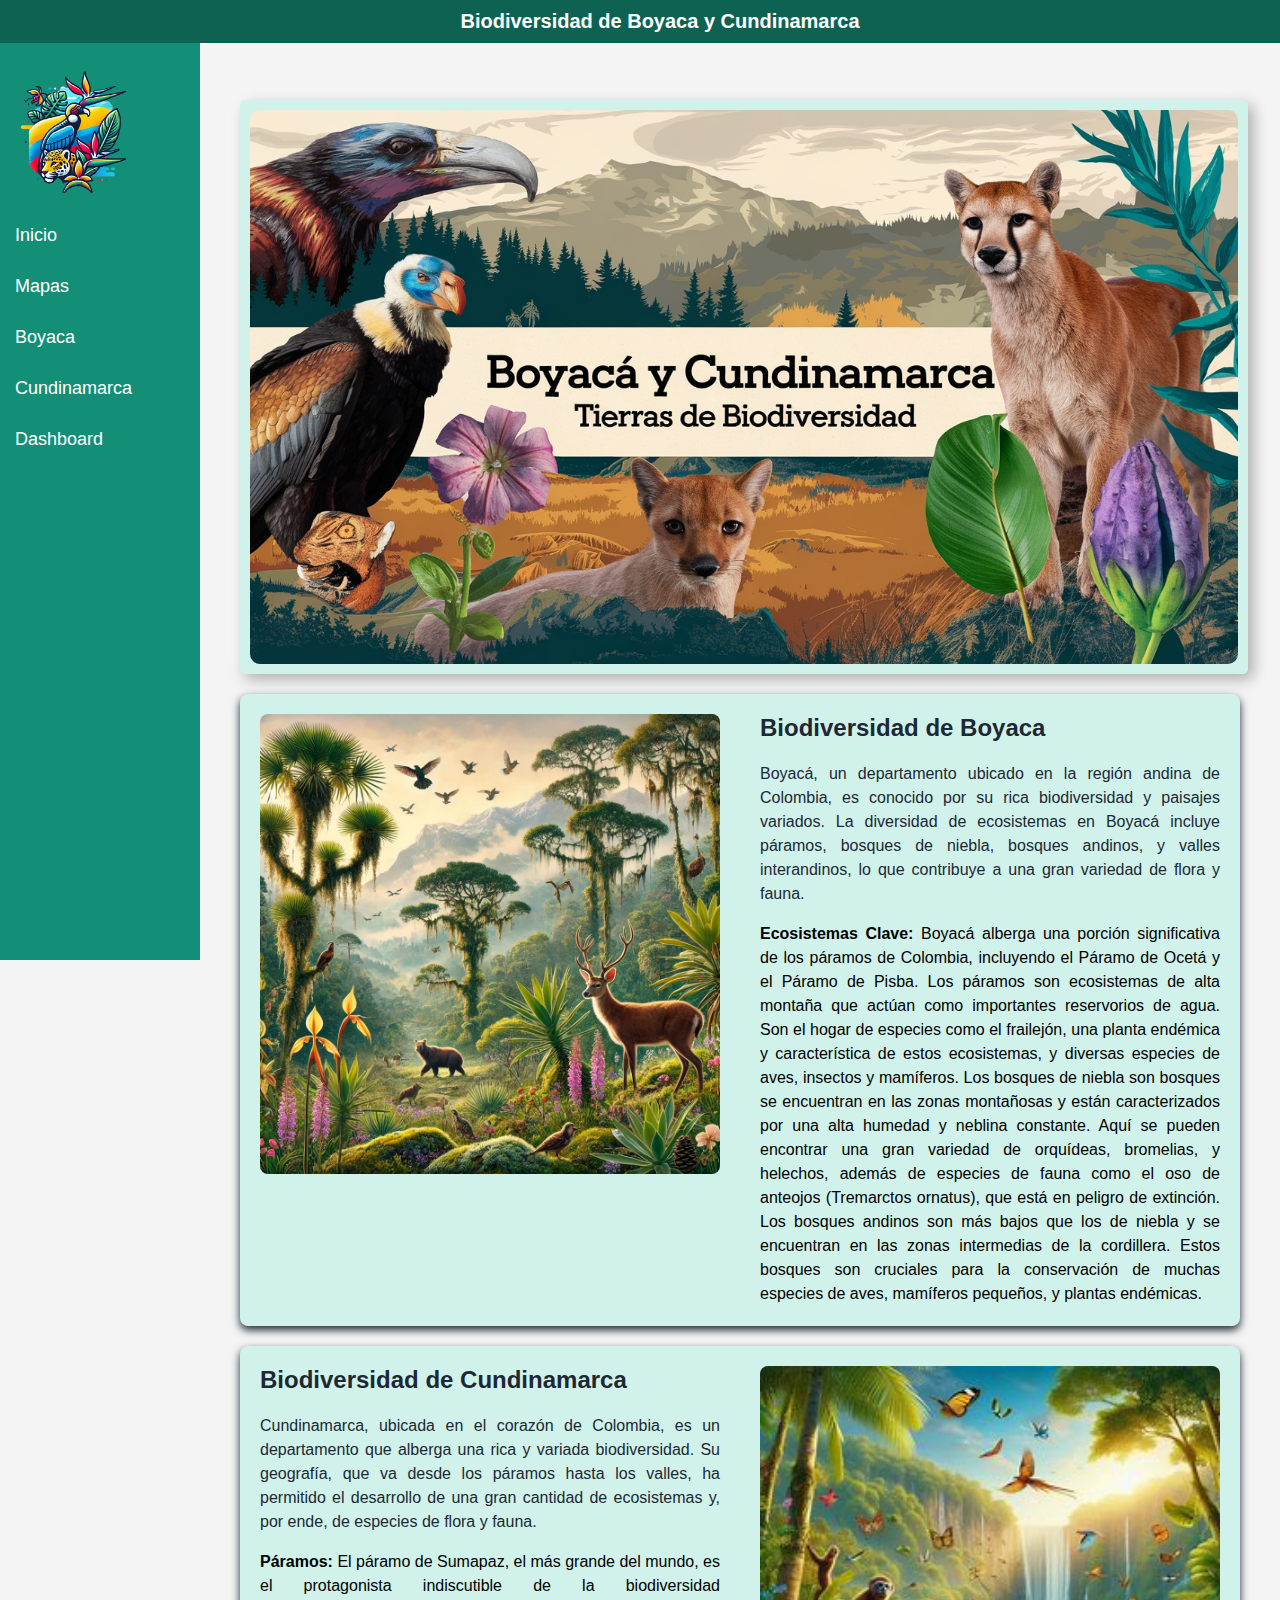
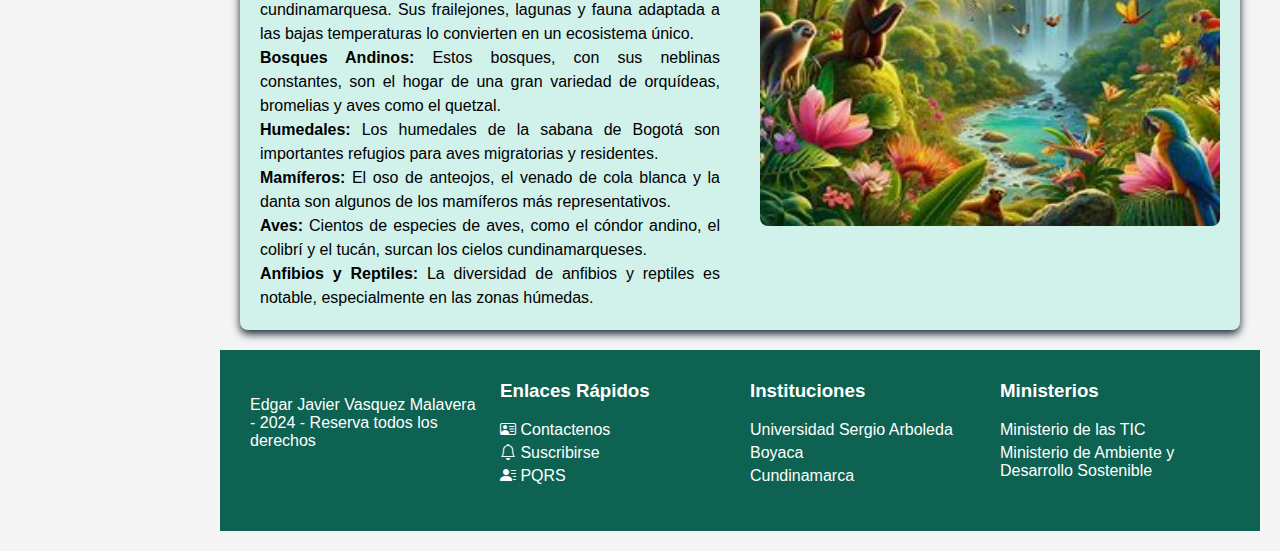
<file: index.html>
<!DOCTYPE html>
<html lang="en">
<head>
    <meta charset="UTF-8">
    <meta name="viewport" content="width=device-width, initial-scale=1.0">
    <link rel="stylesheet" href="https://cdn.jsdelivr.net/npm/bootstrap-icons@1.11.3/font/bootstrap-icons.min.css">
    <link rel="stylesheet" href="css/styles.css">
    <link rel="stylesheet" href="css/filaycolumna.css">
    <link rel="stylesheet" href="css/imageindex.css">
    <link rel="stylesheet" href="css/footer.css">
    <title>Biodiversidad</title>
</head>
<body>
    <!--Barra superior-->
    <header class="top-bar">
        <div class="centar-texto">
            <!--<img src="imagenes/logo.png" alt="Biodiversidad">-->
            <span>Biodiversidad de Boyaca y Cundinamarca</span>
        </div>
    </header>

    <!--Menu vertical-->
    <nav class="vertical-menu">
        <div class="logo">
            <img src="imagenes/logo.png" alt="Biodiversidad">
        </div>
        <ul>
            <li><a href="index.html">Inicio</a></li>
            <li><a href="mapas.html">Mapas</a></li>
            <li><a href="boyaca.html">Boyaca</a></li>
            <li><a href="cundinamarca.html">Cundinamarca</a></li>
            <li><a href="dashboard.html">Dashboard</a></li>
        </ul>
    </nav>

    <main>
        <!--aqui va el banner en imagen dinamica-->
        <div class="image-container">
            <img src="imagenes/imagenes/biocundiboyacense.jpg" alt="Biodiversidad de Boyaca y Cundinamarca">
        </div>
        <div class="row">
            <div class="column">
                <img src="imagenes/Boyaca/biodiversidad.jpg" alt="Biodiversidad de Boyaca">
            </div>
            <div class="column">
                <h2>Biodiversidad de Boyaca</h2>
                <p>Boyacá, un departamento ubicado en la región andina de Colombia, es conocido por su rica biodiversidad y paisajes variados. La diversidad de ecosistemas en Boyacá incluye páramos, bosques de niebla, bosques andinos, y valles interandinos, lo que contribuye a una gran variedad de flora y fauna.</p>
                <ul>
                    <li><strong>Ecosistemas Clave:</strong> Boyacá alberga una porción significativa de los páramos de Colombia, incluyendo el Páramo de Ocetá y el Páramo de Pisba. Los páramos son ecosistemas de alta montaña que actúan como importantes reservorios de agua. Son el hogar de especies como el frailejón, una planta endémica y característica de estos ecosistemas, y diversas especies de aves, insectos y mamíferos. Los bosques de niebla son bosques se encuentran en las zonas montañosas y están caracterizados por una alta humedad y neblina constante. Aquí se pueden encontrar una gran variedad de orquídeas, bromelias, y helechos, además de especies de fauna como el oso de anteojos (Tremarctos ornatus), que está en peligro de extinción. Los bosques andinos son más bajos que los de niebla y se encuentran en las zonas intermedias de la cordillera. Estos bosques son cruciales para la conservación de muchas especies de aves, mamíferos pequeños, y plantas endémicas.</li>
                </ul>
            </div>
        </div>
        <div class="row">
            <div class="column">
                <h2>Biodiversidad de Cundinamarca</h2>
                <p>Cundinamarca, ubicada en el corazón de Colombia, es un departamento que alberga una rica y variada biodiversidad. Su geografía, que va desde los páramos hasta los valles, ha permitido el desarrollo de una gran cantidad de ecosistemas y, por ende, de especies de flora y fauna.</p>
                <ul>
                    <li><strong>Páramos:</strong> El páramo de Sumapaz, el más grande del mundo, es el protagonista indiscutible de la biodiversidad cundinamarquesa. Sus frailejones, lagunas y fauna adaptada a las bajas temperaturas lo convierten en un ecosistema único.</li>
                    <li><strong>Bosques Andinos:</strong> Estos bosques, con sus neblinas constantes, son el hogar de una gran variedad de orquídeas, bromelias y aves como el quetzal.</li>
                    <li><strong>Humedales:</strong> Los humedales de la sabana de Bogotá son importantes refugios para aves migratorias y residentes.</li>
                    <li><strong>Mamíferos:</strong> El oso de anteojos, el venado de cola blanca y la danta son algunos de los mamíferos más representativos.</li>
                    <li><strong>Aves:</strong> Cientos de especies de aves, como el cóndor andino, el colibrí y el tucán, surcan los cielos cundinamarqueses.</li>
                    <li><strong>Anfibios y Reptiles:</strong> La diversidad de anfibios y reptiles es notable, especialmente en las zonas húmedas.</li>
                </ul>
            </div>
            <div class="column">
                <img src="imagenes/Cundinamarca/biodiversidad.jpeg" alt="Biodiversidad de Cundinamarca">
            </div>
        </div>
        <footer>
            <div class="footer-container">
                <div class="footer-column">
                    <p>Edgar Javier Vasquez Malavera - 2024 - Reserva todos los derechos</p>
                </div>
                <div class="footer-column">
                    <h3>Enlaces Rápidos</h3>
                    <ul>
                        <li><i class="bi bi-person-vcard"></i><a href="contacetnos.html"> Contactenos</a></li>
                        <li><i class="bi bi-bell"></i><a href="suscribirse.html"> Suscribirse</a></li>
                        <li><i class="bi bi-person-lines-fill"></i><a href="pqrs.html"> PQRS</a></li>
                    </ul>
                </div>
                <div class="footer-column">
                    <h3>Instituciones</h3>
                    <ul>
                        <li><a href="https://www.usergioarboleda.edu.co/">Universidad Sergio Arboleda</a></li>
                        <li><a href="https://www.corpoboyaca.gov.co/">Boyaca</a></li>
                        <li><a href="https://www.car.gov.co/">Cundinamarca</a></li>
                    </ul>
                </div>
                <div class="footer-column">
                    <h3>Ministerios</h3>
                    <ul>
                        <li><a href="https://www.mintic.gov.co/portal/inicio/">Ministerio de las TIC</a></li>
                        <li><a href="https://www.minambiente.gov.co/">Ministerio de Ambiente y Desarrollo Sostenible</a></li>
                    </ul>
                    <!--<form action="#" method="post">
                        <input type="email" placeholder="Tu email" required>
                        <button type="submit">Suscribirse</button>
                    </form>-->
                </div>
            </div>
        </footer>
    </main>
</body>
</html>
</file>
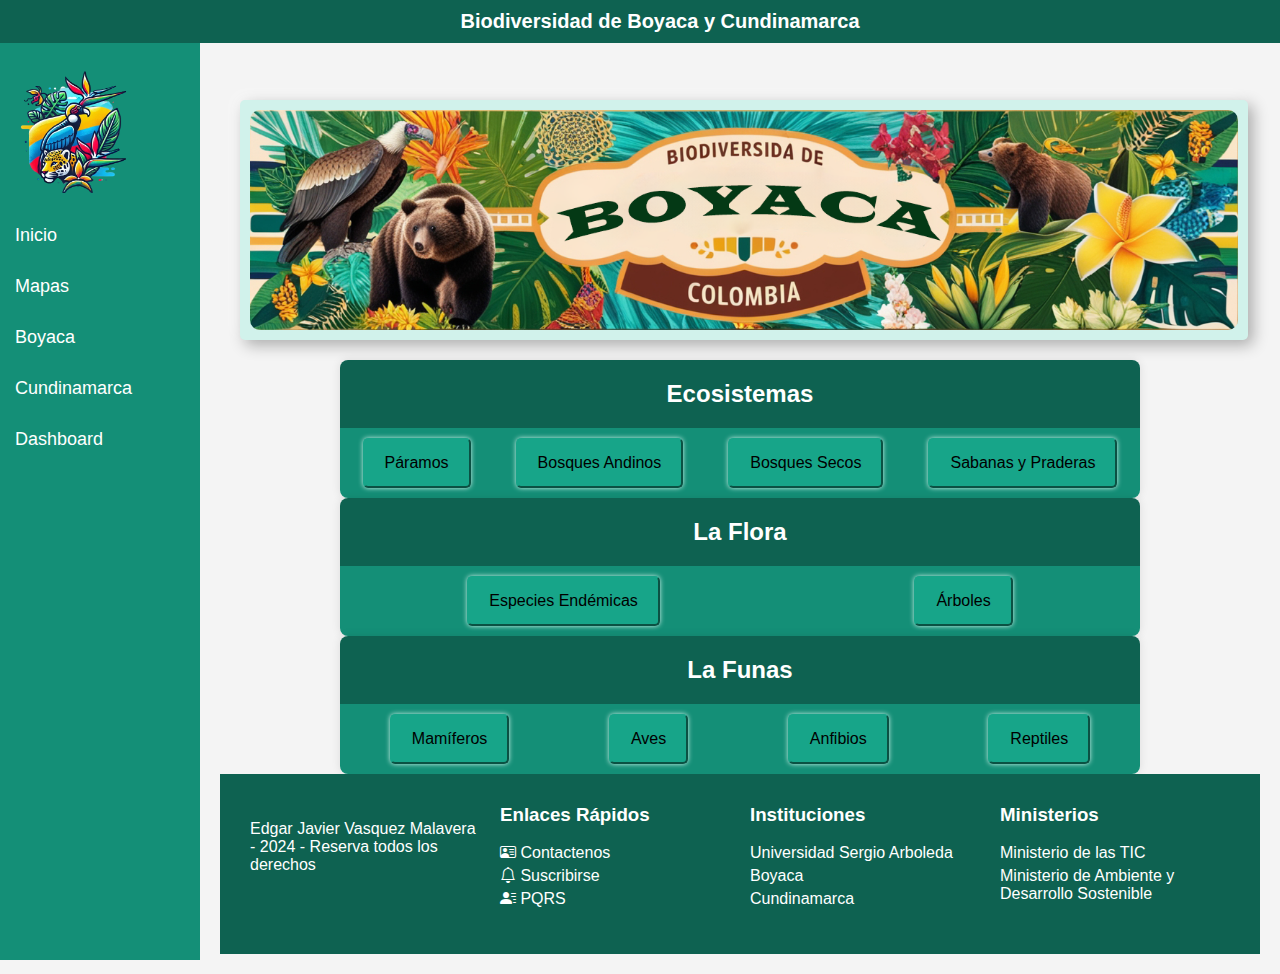
<file: boyaca.html>
<!DOCTYPE html>
<html lang="en">
<head>
    <meta charset="UTF-8">
    <meta name="viewport" content="width=device-width, initial-scale=1.0">
    <link rel="stylesheet" href="https://cdn.jsdelivr.net/npm/bootstrap-icons@1.11.3/font/bootstrap-icons.min.css">
    <link rel="stylesheet" href="css/styles.css">
    <link rel="stylesheet" href="css/imageindex.css">
    <link rel="stylesheet" href="css/pestañas.css">
    <link rel="stylesheet" href="css/footer.css">
    <title>Boyaca</title>
</head>
<body>
    <!--Barra superior-->
    <header class="top-bar">
        <div class="centar-texto">
            <!--<img src="imagenes/logo.png" alt="Biodiversidad">-->
            <span>Biodiversidad de Boyaca y Cundinamarca</span>
        </div>
    </header>

    <!--Menu vertical-->
    <nav class="vertical-menu">
        <div class="logo">
            <img src="imagenes/logo.png" alt="Biodiversidad">
        </div>
        <ul>
            <li><a href="index.html">Inicio</a></li>
            <li><a href="mapas.html">Mapas</a></li>
            <li><a href="boyaca.html">Boyaca</a></li>
            <li><a href="cundinamarca.html">Cundinamarca</a></li>
            <li><a href="dashboard.html">Dashboard</a></li>
        </ul>
    </nav>

    <main>
        <div class="image-container">
            <img src="imagenes/imagenes/banner_boyaca.png" alt="Boyaca">
        </div>
        <!-- Pestañas -->
        <div class="tab-container">
            <!-- Título -->
            <h1 class="tab-title">Ecosistemas</h1>

            <!-- Botones de las Pestañas Principales -->
            <div class="tab-buttons">
                <button class="tab-button" onclick="openTab(event, 'paramos')">Páramos</button>
                <button class="tab-button" onclick="openTab(event, 'bosandino')">Bosques Andinos</button>
                <button class="tab-button" onclick="openTab(event, 'bossecos')">Bosques Secos</button>
                <button class="tab-button" onclick="openTab(event, 'sabanaparderas')">Sabanas y Praderas</button>
            </div>

            <!-- Contenido de las Pestañas -->
            <div id="paramos" class="tab-content">
                <div class="subtab-buttons">
                    <button class="subtab-button" onclick="openSubTab(event, 'paroceta')">Páramo de Ocetá</button>
                    <button class="subtab-button" onclick="openSubTab(event, 'parpisba')">Páramo de Pisba</button>
                    <button class="subtab-button" onclick="openSubTab(event, 'pariguaque')">Páramo de Iguaque</button>
                    <button class="subtab-button" onclick="openSubTab(event, 'parcumbal')">Páramo de Cumbal</button>
                    <button class="subtab-button" onclick="openSubTab(event, 'parguican')">Páramo de Güicán</button>
                </div>
                <div id="paroceta" class="subtab-content">
                    <img src="imagenes/Boyaca/paramos/Páramo de Ocetá.jpg" alt="Páramo de Ocetá">
                    <h2>Páramo de Ocetá</h2>
                    <p>Ubicación:</p>
                    <ul>
                        <li><strong>Situación Geográfica:</strong> Ubicado en el norte del departamento de Boyacá, cerca de los municipios de Monguí y La Capilla.</li>
                    </ul>
                    <ul>
                        <li><strong>Altitud:</strong> Se extiende aproximadamente entre los 3,200 y 3,800 metros sobre el nivel del mar.</li>
                    </ul>
                    <p>Características:</p>
                    <ul>
                        <li><strong>Vegetación:</strong> Este páramo es conocido por sus vastos campos de frailejones (Espeletia spp.), que son esenciales para la regulación del agua. También alberga una gran variedad de plantas herbáceas y arbustivas adaptadas a las bajas temperaturas.</li>
                    </ul>
                    <ul>
                        <li><strong>Fauna:</strong> Es hogar de especies como el cóndor de los Andes (Vultur gryphus), y diversas aves endémicas y migratorias. Los anfibios como la rana de cristal (Hyalinobatrachium spp.) también son comunes.</li>
                    </ul>
                    <ul>
                        <li><strong>Hidrología:</strong> El Páramo de Ocetá es una fuente crucial de agua para los ríos y quebradas que alimentan las regiones aledañas, desempeñando un papel vital en la regulación hídrica.</li>
                    </ul>
                    <p>Aspectos Destacados:</p>
                    <ul>
                        <li><strong>Paisaje:</strong> El páramo de Ocetá es famoso por sus impresionantes paisajes y su extensa cobertura de frailejones, lo que lo convierte en un atractivo destino para el ecoturismo.</li>
                    </ul>
                </div>
                <div id="parpisba" class="subtab-content" style="display:none;">
                    <img src="imagenes/Boyaca/paramos/Páramo de Pisba.jpeg" alt="Páramo de Pisba">
                    <h2>Páramo de Pisba</h2>
                    <p>Ubicación:</p>
                    <ul>
                        <li><strong>Situación Geográfica:</strong> Se encuentra en el sur de Boyacá, extendiéndose hasta la región del Tolima. Está cerca de los municipios de Chita y El Cocuy.</li>
                    </ul>
                    <ul>
                        <li><strong>Altitud:</strong> Varía entre los 3,200 y 4,200 metros sobre el nivel del mar.</li>
                    </ul>
                    <p>Características:</p>
                    <ul>
                        <li><strong>Vegetación:</strong> Similar al Páramo de Ocetá, el Páramo de Pisba tiene una vegetación dominada por frailejones y una variedad de plantas herbáceas. Es notable por sus campos de vegetación baja y sus suelos húmedos.</li>
                    </ul>
                    <ul>
                        <li><strong>Fauna:</strong> Alberga especies como el oso de anteojos (Tremarctos ornatus), el cóndor de los Andes, y una rica avifauna adaptada a las condiciones frías. Los anfibios también son diversos en este ecosistema.</li>
                    </ul>
                    <ul>
                        <li><strong>Hidrología:</strong> Este páramo es fundamental para la captación de agua que alimenta los ríos y quebradas locales, influyendo en la disponibilidad de agua en las regiones circundantes.</li>
                    </ul>
                    <p>Aspectos Destacados:</p>
                    <ul>
                        <li><strong>Paisaje:</strong> El Páramo de Pisba se caracteriza por su topografía accidentada y sus hermosos paisajes de alta montaña, que incluyen lagunas y formaciones rocosas.</li>
                    </ul>
                </div>
                <div id="pariguaque" class="subtab-content" style="display:none;">
                    <img src="imagenes/Boyaca/paramos/Páramo de Iguaque.jpeg" alt="Páramo de Iguaque">
                    <h2>Páramo de Iguaque</h2>
                    <p>Ubicación:</p>
                    <ul>
                        <li><strong>Situación Geográfica:</strong> Se encuentra al norte del departamento, cerca del municipio de Villa de Leyva.</li>
                    </ul>
                    <ul>
                        <li><strong>Altitud:</strong> Oscila entre los 2,800 y 3,500 metros sobre el nivel del mar.</li>
                    </ul>
                    <p>Características:</p>
                    <ul>
                        <li><strong>Vegetación:</strong> Este páramo presenta una vegetación variada que incluye frailejones, musgos, líquenes y una gran diversidad de plantas herbáceas adaptadas a condiciones de alta montaña.</li>
                    </ul>
                    <ul>
                        <li><strong>Fauna:</strong> El Páramo de Iguaque es hogar de especies como el venado de cola blanca (Odocoileus virginianus), y aves como el tucán andino (Ramphastos sulfuratus). También alberga diversas especies de anfibios y reptiles.</li>
                    </ul>
                    <ul>
                        <li><strong>Hidrología:</strong> Es una fuente importante de agua para los ríos y quebradas locales, y es esencial para la provisión de agua a las poblaciones cercanas.</li>
                    </ul>
                    <p>Aspectos Destacados:</p>
                    <ul>
                        <li><strong>Paisaje:</strong> El Páramo de Iguaque es conocido por sus paisajes pintorescos y su significado cultural. La Laguna de Iguaque, situada en el corazón del páramo, es un sitio sagrado para las comunidades indígenas locales.</li>
                    </ul>
                </div>
                <div id="parcumbal" class="subtab-content" style="display:none;">
                    <img src="imagenes/Boyaca/paramos/Páramo de Cumbal.jpg" alt="Páramo de Cumbal">
                    <h2>Páramo de Cumbal</h2>
                    <p>Ubicación:</p>
                    <ul>
                        <li><strong>Situación Geográfica:</strong> Aunque mayormente ubicado en el departamento de Nariño, su influencia se extiende hasta el noreste de Boyacá.</li>
                    </ul>
                    <ul>
                        <li><strong>Altitud:</strong> Se encuentra a altitudes superiores a los 3,500 metros sobre el nivel del mar.</li>
                    </ul>
                    <p>Características:</p>
                    <ul>
                        <li><strong>Vegetación:</strong> Este páramo se caracteriza por una vegetación de alta montaña con frailejones y una gran diversidad de plantas herbáceas.</li>
                    </ul>
                    <ul>
                        <li><strong>Fauna:</strong> Alberga una variedad de especies, incluyendo aves como el cóndor de los Andes y mamíferos como el puma.</li>
                    </ul>
                    <ul>
                        <li><strong>Hidrología:</strong> Al igual que otros páramos, el Páramo de Cumbal es crucial para la regulación hídrica en la región.</li>
                    </ul>
                    <p>Aspectos Destacados:</p>
                    <ul>
                        <li><strong>Paisaje:</strong> El Páramo de Cumbal presenta un paisaje dramático con montañas escarpadas y extensos campos de frailejones, ofreciendo vistas espectaculares.</li>
                    </ul>
                </div>
                <div id="parguican" class="subtab-content" style="display:none;">
                    <img src="imagenes/Boyaca/paramos/paramo de guican o cocuy.jpg" alt="Páramo de Guican">
                    <h2>Páramo de Güicán</h2>
                    <p>Ubicación:</p>
                    <ul>
                        <li><strong>Situación Geográfica:</strong> Localizado en el nororiente de Boyacá, cerca del municipio de Güicán y extendiéndose hasta el sur de la región de Santander.</li>
                    </ul>
                    <ul>
                        <li><strong>Altitud:</strong> Se encuentra a altitudes que van desde los 3,000 hasta los 4,200 metros sobre el nivel del mar.</li>
                    </ul>
                    <p>Características:</p>
                    <ul>
                        <li><strong>Vegetación:</strong> El Páramo de Güicán tiene una vegetación compuesta principalmente de frailejones, plantas herbáceas y musgos.</li>
                    </ul>
                    <ul>
                        <li><strong>Fauna:</strong> Es hogar de especies como el oso de anteojos y diversas aves andinas. También se pueden encontrar diversas especies de ranas y reptiles adaptados a las condiciones frías.</li>
                    </ul>
                    <ul>
                        <li><strong>Hidrología:</strong> Este páramo es esencial para la captación y regulación del agua en la región, afectando la disponibilidad de agua para las áreas circundantes.</li>
                    </ul>
                    <p>Aspectos Destacados:</p>
                    <ul>
                        <li>Paisaje: El Páramo de Güicán es conocido por sus paisajes únicos y su importancia ecológica en la región.</li>
                    </ul>
                </div>
            </div>

            <div id="bosandino" class="tab-content" style="display:none;">
                <div class="subtab-buttons">
                    <button class="subtab-button" onclick="openSubTab(event, 'baiguaque')">Bosque Andino de Iguaque</button>
                    <button class="subtab-button" onclick="openSubTab(event, 'pnnevados')">Parque Nacional Natural de los Nevados</button>
                    <button class="subtab-button" onclick="openSubTab(event, 'pniguaque')">Parque Natural Regional de Iguaque</button>
                    <button class="subtab-button" onclick="openSubTab(event, 'pncocuy')">Parque Nacional Natural El Cocuy</button>
                    <button class="subtab-button" onclick="openSubTab(event, 'pntota')">Parque Natural Regional de Tota</button>
                </div>
                <div id="baiguaque" class="subtab-content">
                    <img src="imagenes/Boyaca/bosques/Bosque_Andino_Iguaque.jpeg" alt="Imagen 2.1">
                    <h2>Bosque Andino de Iguaque</h2>
                    <p>Ubicación:</p>
                    <ul>
                        <li><strong>Situación Geográfica:</strong> Al norte del departamento de Boyacá, cerca del municipio de Villa de Leyva.</li>
                    </ul>
                    <ul>
                        <li><strong>Altitud:</strong> Aproximadamente entre 2,800 y 3,500 metros sobre el nivel del mar.</li>
                    </ul>
                    <p>Características:</p>
                    <ul>
                        <li><strong>Vegetación:</strong> Dominado por especies de árboles como el roble (Quercus humboldtii) y el ciprés (Cupressus lusitanica). También se encuentran arbustos, helechos y plantas herbáceas. La vegetación es muy diversa y se adapta a las condiciones de humedad y temperatura.</li>
                    </ul>
                    <ul>
                        <li><strong>Fauna:</strong> Alberga una rica fauna que incluye mamíferos como el venado de cola blanca (Odocoileus virginianus) y el puma (Puma concolor). También es hogar de aves como el tucán andino (Ramphastos sulfuratus) y el quetzal (Pharomachrus mocinno), así como de varias especies de roedores y marsupiales.</li>
                    </ul>
                    <ul>
                        <li><strong>Aspectos Destacados:</strong> El bosque andino de Iguaque incluye la Laguna de Iguaque, un sitio sagrado para las comunidades locales, y es conocido por sus hermosos paisajes y su biodiversidad.</li>
                    </ul>
                </div>
                <div id="pnnevados" class="subtab-content" style="display:none;">
                    <img src="imagenes/Boyaca/bosques/losnevados.jpeg" alt="Imagen 2.2">
                    <h2>Parque Nacional Natural de los Nevados</h2>
                    <p>Ubicación:</p>
                    <ul>
                        <li><strong>Situación Geográfica:</strong> En el suroeste del departamento de Boyacá, extendiéndose también a los departamentos vecinos de Caldas y Risaralda.</li>
                    </ul>
                    <ul>
                        <li><strong>Altitud:</strong> Varía entre los 2,500 y 3,800 metros sobre el nivel del mar</li>
                    </ul>
                    <p>Características:</p>
                    <ul>
                        <li><strong>Vegetación:</strong> Este bosque andino presenta una vegetación rica y variada, con árboles como el roble y el ciprés. Además, incluye especies vegetales adaptadas a las condiciones frías, como musgos, líquenes y plantas herbáceas. En las zonas más altas, la vegetación se transforma en páramo.</li>
                    </ul>
                    <ul>
                        <li><strong>Fauna:</strong> Es hogar de especies como el oso de anteojos (Tremarctos ornatus), el puma (Puma concolor), y aves como el cóndor de los Andes (Vultur gryphus). También se pueden encontrar especies de anfibios y reptiles adaptados al clima frío.</li>
                    </ul>
                    <ul>
                        <li><strong>Aspectos Destacados:</strong> El parque incluye los nevados del Ruiz y del Tolima, ofreciendo paisajes montañosos impresionantes y una gran diversidad de ecosistemas.</li>
                    </ul>
                </div>
                <div id="pniguaque" class="subtab-content" style="display:none;">
                    <img src="imagenes/Boyaca/bosques/pniguaque.jpg" alt="Imagen 2.2">
                    <h2>Parque Natural Regional de Iguaque</h2>
                    <p>Ubicación:</p>
                    <ul>
                        <li><strong>Situación Geográfica:</strong> En el norte de Boyacá, cerca de los municipios de Villa de Leyva y Ráquira</li>
                    </ul>
                    <ul>
                        <li><strong>Altitud:</strong> Se encuentra a altitudes entre 2,800 y 3,500 metros sobre el nivel del mar.</li>
                    </ul>
                    <p>Características:</p>
                    <ul>
                        <li><strong>Vegetación:</strong> El bosque andino de este parque presenta una mezcla de vegetación arbórea, con especies como el roble y el ciprés, junto con una rica capa de arbustos y plantas herbáceas. La vegetación es densa y proporciona un hábitat variado para muchas especies.</li>
                    </ul>
                    <ul>
                        <li><strong>Fauna:</strong> Alberga especies como el venado de cola blanca y diversas aves como el tucán andino. También se encuentran varios roedores y marsupiales adaptados a este hábitat.</li>
                    </ul>
                    <ul>
                        <li><strong>Aspectos Destacados:</strong> El parque es conocido por su belleza escénica y su importancia cultural, ya que incluye la Laguna de Iguaque, un sitio ceremonial para las comunidades locales.</li>
                    </ul>
                </div>
                <div id="pncocuy" class="subtab-content" style="display:none;">
                    <img src="imagenes/Boyaca/bosques/cocuy.jpg" alt="Imagen 2.2">
                    <h2>Parque Nacional Natural El Cocuy</h2>
                    <p>Ubicación:</p>
                    <ul>
                        <li><strong>Situación Geográfica:</strong> Al noreste de Boyacá, extendiéndose también a la región del departamento de Santander</li>
                    </ul>
                    <ul>
                        <li><strong>Altitud: </strong> Varía entre los 2,800 y 4,200 metros sobre el nivel del mar.</li>
                    </ul>
                    <p>Características:</p>
                    <ul>
                        <li><strong>Vegetación:</strong> En las zonas bajas del parque, los bosques andinos están dominados por especies como el roble y el ciprés. A medida que se asciende, la vegetación cambia a páramo en las zonas más altas. El bosque incluye una mezcla de arbustos, helechos y plantas herbáceas.</li>
                    </ul>
                    <ul>
                        <li><strong>Fauna:</strong> El bosque andino del parque es hogar de especies como el oso de anteojos y aves como el cóndor de los Andes. También alberga una rica fauna de insectos y anfibios.</li>
                    </ul>
                    <ul>
                        <li><strong>Aspectos Destacados:</strong>El parque es conocido por su impresionante paisaje montañoso, que incluye cumbres nevadas y lagunas de alta montaña.</li>
                    </ul>
                </div>
                <div id="pntota" class="subtab-content" style="display:none;">
                    <img src="imagenes/Boyaca/bosques/tota.jpeg" alt="Imagen 2.2">
                    <h2>Parque Natural Regional de Tota</h2>
                    <p>Ubicación:</p>
                    <ul>
                        <li><strong>Situación Geográfica:</strong> En la región suroeste de Boyacá, alrededor del Lago de Tota.</li>
                    </ul>
                    <ul>
                        <li><strong>Altitud:</strong> Aproximadamente entre 2,600 y 3,200 metros sobre el nivel del mar.</li>
                    </ul>
                    <p>Características:</p>
                    <ul>
                        <li><strong>Vegetación:</strong> Este bosque andino está caracterizado por la presencia de especies como el roble y el ciprés, junto con una vegetación arbustiva y herbácea que se adapta a las condiciones de alta humedad.</li>
                    </ul>
                    <ul>
                        <li><strong>Fauna:</strong> Es hogar de una variedad de especies, incluyendo aves acuáticas y mamíferos como el venado de cola blanca. También hay presencia de roedores y anfibios adaptados al entorno.</li>
                    </ul>
                    <ul>
                        <li><strong>Aspectos Destacados:</strong> El Parque Natural Regional de Tota es conocido por su lago, el Lago de Tota, que es el más grande de Colombia, y por su biodiversidad tanto en tierra como en agua.</li>
                    </ul>
                </div>
            </div>

            <div id="bossecos" class="tab-content" style="display:none;">
                <div class="subtab-buttons">
                    <button class="subtab-button" onclick="openSubTab(event, 'regchicmocha')">Región del Chicamocha</button>
                    <button class="subtab-button" onclick="openSubTab(event, 'valletota')">Valle de Tota</button>
                    <button class="subtab-button" onclick="openSubTab(event, 'areaduitama')">Área de Duitama</button>
                    <button class="subtab-button" onclick="openSubTab(event, 'regvalriosuarez')">Regiones del Valle del Río Suárez</button>
                    <button class="subtab-button" onclick="openSubTab(event, 'regmongui')">Región de Monguí</button>
                </div>
                <div id="regchicmocha" class="subtab-content">
                    <img src="imagenes/Boyaca/bosques secos/Chicamocha.jpg" alt="Region del Chicamocha">
                    <h2>Región del Chicamocha</h2>
                    <p>Ubicación:</p>
                    <ul>
                        <li><strong>Situación Geográfica:</strong> En la región del cañón del Chicamocha, que se extiende a lo largo de los municipios de Villa de Leyva, Monguí y Soatá.</li>
                    </ul>
                    <ul>
                        <li><strong>Altitud:</strong> Generalmente entre los 1,000 y 2,000 metros sobre el nivel del mar.</li>
                    </ul>
                    <p>Características:</p>
                    <ul>
                        <li><strong>Vegetación:</strong> Este bosque seco está dominado por árboles y arbustos adaptados a las condiciones de sequedad estacional. Se encuentran especies como el Caracolí (Scolopia brachypetala) y el Cacto (Opuntia spp.). La vegetación es menos densa en comparación con los bosques andinos y está adaptada a períodos de sequía.</li>
                    </ul>
                    <ul>
                        <li><strong>Fauna:</strong> Alberga una variedad de especies adaptadas a las condiciones secas, como el zorro (Cerdocyon thous), aves como el tucán (Ramphastos tucanus), y reptiles como la iguana (Iguana iguana). Los insectos también son abundantes en este ecosistema.</li>
                    </ul>
                    <ul>
                        <li><strong>Aspectos Destacados: </strong>El bosque seco de la región del Chicamocha está asociado con el cañón del mismo nombre, creando paisajes escénicos únicos y áreas de interés para el ecoturismo.</li>
                    </ul>
                </div>
                <div id="valletota" class="subtab-content" style="display:none;">
                    <img src="imagenes/Boyaca/bosques secos/laguna de tota.jpeg" alt="Valle de Tota">
                    <h2>Valle de Tota</h2>
                    <p>Ubicación:</p>
                    <ul>
                        <li><strong>Situación Geográfica: </strong>Alrededor del Lago de Tota y en áreas cercanas de la región suroeste de Boyacá.</li>
                    </ul>
                    <ul>
                        <li><strong>Altitud:</strong> Varía entre los 2,400 y 2,600 metros sobre el nivel del mar, situándose en una transición entre los bosques secos y los bosques andinos.</li>
                    </ul>
                    <p>Características:</p>
                    <ul>
                        <li><strong>Vegetación:</strong> La vegetación en esta área incluye especies adaptadas a la variabilidad en la disponibilidad de agua. Los árboles secos como el Guayacán (Tabebuia spp.) y las plantas xerófitas son comunes. La vegetación suele ser menos densa y presenta adaptaciones para resistir la sequedad estacional.</li>
                    </ul>
                    <ul>
                        <li><strong>Fauna:</strong> Este bosque seco alberga especies como el venado de cola blanca (Odocoileus virginianus) y diversas aves que se adaptan a las condiciones de menor humedad. Los roedores y algunas especies de reptiles también son comunes.</li>
                    </ul>
                    <ul>
                        <li><strong>Aspectos Destacados: </strong>El área alrededor del Lago de Tota es conocida por su belleza natural y es un sitio de interés para la observación de aves y el turismo ecológico.</li>
                    </ul>
                </div>
                <div id="areaduitama" class="subtab-content" style="display:none;">
                    <img src="imagenes/Boyaca/bosques secos/duitama.JPG" alt="Área de Duitama">
                    <h2>Área de Duitama</h2>
                    <p></p>
                    <ul>
                        <li><strong>Situación Geográfica:</strong> En la región alrededor del municipio de Duitama y áreas circundantes.</li>
                    </ul>
                    <ul>
                        <li><strong>Altitud:</strong> Aproximadamente entre 2,000 y 2,500 metros sobre el nivel del mar.</li>
                    </ul>
                    <p>Características:</p>
                    <ul>
                        <li><strong>Vegetación: </strong>Este bosque seco presenta una vegetación adaptada a las condiciones semiáridas, con árboles como el Cacto (Opuntia spp.) y arbustos xerófitos. La vegetación está adaptada a las variaciones estacionales de agua.</li>
                    </ul>
                    <ul>
                        <li><strong>Fauna: </strong>Alberga especies como el zorro (Cerdocyon thous) y aves como el avefría (Vanellus chilensis). Los reptiles y algunos pequeños mamíferos también son comunes.</li>
                    </ul>
                    <ul>
                        <li><strong>Aspectos Destacados: </strong>La zona es conocida por su biodiversidad específica de los bosques secos y su importancia en la conservación de hábitats únicos en Boyacá.</li>
                    </ul>
                </div>
                <div id="regvalriosuarez" class="subtab-content" style="display:none;">
                    <img src="imagenes/Boyaca/bosques secos/rio suarez.jpg" alt="Regiones del Valle del Rio Suarez">
                    <h2>Regiones del Valle del Río Suárez</h2>
                    <p>Ubicación:</p>
                    <ul>
                        <li><strong>Situación Geográfica: </strong>A lo largo del valle del río Suárez, que se extiende hacia el noreste del departamento de Boyacá.</li>
                    </ul>
                    <ul>
                        <li><strong>Altitud:</strong> Varía entre los 1,200 y 1,800 metros sobre el nivel del mar.</li>
                    </ul>
                    <p>Características:</p>
                    <ul>
                        <li><strong>Vegetación:</strong> El bosque seco en esta región está compuesto por especies como el Caracolí (Scolopia brachypetala) y plantas adaptadas a la sequedad. La vegetación es típicamente menos densa y más adaptada a las condiciones de calor y sequía.</li>
                    </ul>
                    <ul>
                        <li><strong>Fauna: </strong>Es hogar de especies como el zorro (Cerdocyon thous) y aves que se alimentan de insectos y pequeños animales. La fauna está adaptada a las condiciones de sequedad estacional.</li>
                    </ul>
                    <ul>
                        <li><strong>Aspectos Destacados: </strong>El bosque seco del valle del río Suárez es importante para la conservación de hábitats secos y ofrece oportunidades para el ecoturismo y la observación de la vida silvestre.</li>
                    </ul>
                </div>
                <div id="regmongui" class="subtab-content" style="display:none;">
                    <img src="imagenes/Boyaca/bosques secos/Monguí.jpg" alt="Región de Monguí">
                    <h2>Región de Monguí</h2>
                    <p>Ubicación:</p>
                    <ul>
                        <li><strong>Situación Geográfica: </strong>En las áreas cercanas al municipio de Monguí, que se encuentra en el norte del departamento de Boyacá.</li>
                    </ul>
                    <ul>
                        <li><strong>Altitud: </strong>Generalmente entre los 1,500 y 2,000 metros sobre el nivel del mar.</li>
                    </ul>
                    <p>Características:</p>
                    <ul>
                        <li><strong>Vegetación:</strong> Este bosque seco presenta una vegetación con especies adaptadas a la sequedad, como el Cacto (Opuntia spp.) y árboles como el Guayacán (Tabebuia spp.). La vegetación es típica de zonas con sequías estacionales.</li>
                    </ul>
                    <ul>
                        <li><strong>Fauna: </strong>Alberga diversas especies de mamíferos pequeños, aves y reptiles adaptados a las condiciones secas. La fauna local está bien adaptada a los períodos de sequía.</li>
                    </ul>
                    <ul>
                        <li><strong>Aspectos Destacados: </strong>La región es conocida por su biodiversidad y por los paisajes áridos y escénicos que ofrece.</li>
                    </ul>
                </div>
            </div>
            <div id="sabanaparderas" class="tab-content" style="display:none;">
                <div class="subtab-buttons">
                    <button class="subtab-button" onclick="openSubTab(event, 'altcundiboyacense')">Altiplano Cundiboyacense</button>
                    <button class="subtab-button" onclick="openSubTab(event, 'vertllanosorientales')">Vertiente de los Llanos Orientales</button>
                </div>
                <div id="altcundiboyacense" class="subtab-content">
                    <img src="imagenes/Boyaca/Sabanas y praderas/Altiplano Cundiboyacense.JPG" alt="Altiplano Cundiboyacense">
                    <h2>Altiplano Cundiboyacense</h2>
                    <p style="font-weight: normal;">El Altiplano Cundiboyacense es una vasta meseta ubicada en la región central de Colombia, que abarca partes de los departamentos de Cundinamarca y Boyacá. Es una región de gran importancia histórica, cultural, y económica para el país, además de ser uno de los principales escenarios geográficos de la historia precolombina y colonial de Colombia.</p>
                    <p>Características Geográficas:</p>
                    <ul>
                        <li><strong>Altitud:</strong> Se encuentra a una altitud promedio de entre 2,500 y 3,000 metros sobre el nivel del mar.</li>
                    </ul>
                    <ul>
                        <li><strong>Clima:</strong>El clima es templado de montaña, con temperaturas que oscilan entre 12 y 18°C. Las precipitaciones son moderadas, con una temporada seca que suele extenderse de diciembre a marzo y una temporada lluviosa de abril a noviembre.</li>
                    </ul>
                    <ul>
                        <li><strong>Hidrografía: </strong>El Altiplano es atravesado por varios ríos importantes, como el río Bogotá y sus afluentes, que nacen en esta región. También es hogar de varias lagunas, entre las que destacan la Laguna de Fúquene y la Laguna de Tota.</li>
                    </ul>
                    <p>Vegetación y Fauna:</p>
                    <ul>
                        <li><strong>Vegetación:</strong> La vegetación en el Altiplano Cundiboyacense está compuesta principalmente por pastizales naturales y bosques de neblina en las zonas más altas. En las áreas menos intervenidas, se encuentran especies típicas del páramo, como los frailejones, musgos y líquenes. En las zonas agrícolas, los campos están dominados por cultivos de papa, maíz, trigo, cebada, y otros productos de clima frío.</li>
                    </ul>
                    <ul>
                        <li><strong>Fauna:</strong> La fauna del altiplano incluye una variedad de aves como el cóndor de los Andes, el águila cuaresmera, y diferentes especies de colibríes. Entre los mamíferos se encuentran conejos, zorros, y en las zonas de páramo, el oso de anteojos. También hay una notable diversidad de anfibios y reptiles, adaptados a las condiciones de altura.</li>
                    </ul>
                    <p>Cultura e Historia:</p>
                    <ul>
                        <li><strong>Historia:</strong> El Altiplano Cundiboyacense fue el centro del territorio de los Muiscas, una de las civilizaciones precolombinas más avanzadas de Sudamérica. Aquí se encuentran importantes sitios arqueológicos como el Puente de Boyacá, la Laguna de Guatavita, y el Templo del Sol en Sogamoso.</li>
                    </ul>
                    <ul>
                        <li><strong>Cultura:</strong> La región conserva un rico patrimonio cultural, con tradiciones artesanales como la cerámica, la cestería, y los tejidos. También es famosa por sus festividades religiosas y por la música típica como los bambucos y los torbellinos.</li>
                    </ul>
                    <p>Economía:</p>
                    <ul>
                        <li><strong>Agricultura:</strong> El Altiplano es una de las regiones agrícolas más productivas de Colombia. Los cultivos predominantes incluyen la papa, la cebolla, las legumbres, y los cereales. Además, es una zona importante para la producción de flores.</li>
                    </ul>
                    <ul>
                        <li><strong>Ganadería:</strong> La ganadería bovina y ovina también es significativa, con pastizales que han sido adaptados para este propósito.</li>
                    </ul>
                    <ul>
                        <li><strong>Minería: </strong>Boyacá es conocido por su producción de carbón, esmeraldas, y otros minerales, lo que también tiene un impacto en la economía de la región.</li>
                    </ul>
                    <p>Importancia Ambiental:</p>
                    <ul>
                        <li><strong>Páramos:</strong> Los páramos del Altiplano Cundiboyacense son ecosistemas de alta montaña cruciales para la regulación hídrica y la captación de agua, suministrando recursos hídricos a gran parte del país.</li>
                    </ul>
                    <ul>
                        <li><strong>Conservación:</strong> Varias áreas del altiplano están protegidas debido a su biodiversidad y su rol en la regulación climática y el suministro de agua. El Parque Nacional Natural Chingaza es uno de los más importantes de la región.</li>
                    </ul>
                </div>
                <div id="vertllanosorientales" class="subtab-content" style="display:none;">
                    <img src="imagenes/Boyaca/Sabanas y praderas/Vertiente de los Llanos Orientales.jpeg" alt="Vertiente de .los Lanos Orientales">
                    <h2>Vertiente de los Llanos Orientales</h2>
                    <p style="font-weight: normal;">La Vertiente de los Llanos Orientales es una extensa región geográfica en Colombia que se extiende desde la cordillera Oriental hasta las llanuras de los Llanos Orientales. Esta vertiente abarca varias zonas de transición entre las montañas de los Andes y las planicies, lo que genera un paisaje variado y diverso, tanto en términos ecológicos como climáticos.</p>
                    <p>Características Geográficas:</p>
                    <ul>
                        <li><strong>Altitud: </strong>La vertiente de los Llanos Orientales desciende desde altitudes superiores a los 2,000 metros en las estribaciones de la cordillera Oriental, hasta las planicies que se encuentran a menos de 300 metros sobre el nivel del mar.</li>
                    </ul>
                    <ul>
                        <li><strong>Clima: </strong>El clima varía significativamente a lo largo de la vertiente. En las partes altas, cerca de la cordillera, el clima es más templado y húmedo, mientras que en las zonas más bajas predominan climas cálidos, con temperaturas que oscilan entre 24 y 30°C. La región experimenta una temporada seca y una temporada lluviosa bien definidas.</li>
                    </ul>
                    <ul>
                        <li><strong>Hidrografía: </strong>La vertiente es atravesada por varios ríos importantes que nacen en la cordillera Oriental y desembocan en los Llanos Orientales. Entre ellos destacan el río Meta, el río Guaviare y sus numerosos afluentes, que forman parte de la gran cuenca del Orinoco.</li>
                    </ul>
                    <p>Vegetación y Fauna:</p>
                    <ul>
                        <li><strong>Vegetación: </strong>La vegetación varía desde los bosques montanos y de niebla en las partes altas de la vertiente, hasta los bosques húmedos tropicales y las sabanas en las partes bajas. En las zonas de transición, se encuentran ecosistemas como los piedemontes, que combinan elementos de ambos tipos de vegetación.</li>
                        <ul>
                            <li><strong>Bosques Montanos: </strong>Predominan en las zonas más elevadas y están compuestos por árboles como el roble, el laurel, y el cedro.</li>
                        </ul>
                        <ul>
                            <li><strong>Sabanas: </strong>En las zonas más bajas, las sabanas abiertas, con pastizales intercalados con palmas de moriche y árboles dispersos, son características. Estas áreas son utilizadas principalmente para la ganadería extensiva.</li>
                        </ul>
                    </ul>
                    <ul>
                        <li><strong>Fauna: </strong>La vertiente de los Llanos Orientales alberga una rica diversidad de fauna. En los bosques montanos se pueden encontrar especies como el oso de anteojos y el tigrillo, mientras que en las sabanas y bosques tropicales habitan animales como el jaguar, el puma, el venado cola blanca, el chigüiro, y una gran variedad de aves acuáticas y terrestres. Los ríos y cuerpos de agua de la región son hogar de caimanes, delfines de río (toninas), y peces como el pavón y el bagre.</li>
                    </ul>
                    <p>Cultura y Economía:</p>
                    <ul>
                        <li><strong>Ganadería:</strong> La ganadería es una de las principales actividades económicas en la vertiente de los Llanos Orientales. Las vastas sabanas son ideales para la cría de ganado, especialmente de razas adaptadas al clima cálido, como el cebú.</li>
                    </ul>
                    <ul>
                        <li><strong>Agricultura:</strong> En las zonas de piedemonte, donde la tierra es fértil, se cultivan productos como arroz, maíz, plátano, y palma de aceite. El cultivo de cacao y caucho también es significativo en algunas áreas.</li>
                    </ul>
                    <ul>
                        <li><strong>Petroleo y Gas: </strong>La región es rica en recursos naturales, especialmente en petróleo y gas natural. La explotación de estos recursos es una de las principales fuentes de ingresos económicos, aunque también plantea desafíos ambientales.</li>
                    </ul>
                    <p>Importancia Ambiental:</p>
                    <ul>
                        <li><strong>Biodiversidad:</strong> La vertiente de los Llanos Orientales es un corredor biológico crucial que conecta los ecosistemas andinos con los de los Llanos y la Amazonía. Esta conexión es vital para la migración y dispersión de especies.</li>
                    </ul>
                    <ul>
                        <li><strong>Conservación:</strong> Algunas áreas de la vertiente están protegidas por su importancia ecológica. Sin embargo, la expansión agrícola, ganadera, y la explotación de recursos naturales son amenazas que ponen en riesgo la integridad de estos ecosistemas.</li>
                    </ul>
                    <p>Desafíos y Conservación:</p>
                    <ul>
                        <li><strong>Desafíos Ambientales: </strong>La deforestación, la expansión de la frontera agrícola y ganadera, y la explotación de recursos naturales, como el petróleo, son amenazas que enfrentan estos ecosistemas. La conservación y manejo sostenible de la región es crucial para preservar su biodiversidad y recursos hídricos.</li>
                    </ul>
                </div>
            </div>
        </div>
        <!--Informacion de la Flora-->
        <div class="tab-container">
            <!-- Título -->
            <h1 class="tab-title">La Flora</h1>

            <!-- Botones de las Pestañas Principales -->
            <div class="tab-buttons">
                <button class="tab-button" onclick="openTab(event, 'espendemica')">Especies Endémicas</button>
                <button class="tab-button" onclick="openTab(event, 'arbol')">Árboles</button>
                <!--<button class="tab-button" onclick="openTab(event, 'pestana3')">Más Páramos</button>-->
            </div>

            <!-- Contenido de las Pestañas -->
            <div id="espendemica" class="tab-content">
                <!-- Botones de Subpestañas -->
                <div class="subtab-buttons">
                    <button class="subtab-button" onclick="openSubTab(event, 'ranacristal')">Rana de Cristal </button>
                    <button class="subtab-button" onclick="openSubTab(event, 'colibri')">Colibrí</button>
                    <button class="subtab-button" onclick="openSubTab(event, 'ranaojosrojos')">Rana de Ojos Rojos</button>
                    <button class="subtab-button" onclick="openSubTab(event, 'raton')">Ratón</button>
                    <button class="subtab-button" onclick="openSubTab(event, 'guacharo')">Guácharo</button>
                    <button class="subtab-button" onclick="openSubTab(event, 'orquidea')">Orquídea</button>
                    <button class="subtab-button" onclick="openSubTab(event, 'cactus')">Cactus</button>
                </div>

                <!-- Contenido de las Subpestañas -->
                <div id="ranacristal" class="subtab-content">
                    <img src="imagenes/Boyaca/endemicas/ranacristial.jpeg" alt="Rana de Cristal">
                    <h2>Rana de Cristal de Boyacá</h2>
                    <p>Descripción</p>
                    <ul>
                        <li><strong>Nombre cientifico: </strong>Hyalinobatrachium colomae</li>
                    </ul>
                    <ul>
                        <li><strong>Clasificación: </strong>Anfibio, familia Centrolenidae</li>
                    </ul>
                    <p>Características</p>
                    <ul>
                        <li><strong>Transparencia:</strong> Como otras ranas de cristal, la Rana de Cristal de Boyacá tiene una piel transparente en la parte inferior del cuerpo, lo que permite ver algunos de sus órganos internos, como el corazón y el sistema digestivo. Esta característica le da su nombre común.</li>
                    </ul>
                    <ul>
                        <li><strong>Tamaño:</strong> Es una rana pequeña, generalmente mide entre 2 y 3 cm de longitud.</li>
                    </ul>
                    <ul>
                        <li><strong>Coloración:</strong> Además de su transparencia ventral, tiene un color verde esmeralda en su dorso, a menudo con pequeñas manchas amarillas o blancas.</li>
                    </ul>
                    <p>Hábitat</p>
                    <ul>
                        <li><strong>Distribución:</strong> Es endémica de los bosques húmedos y nublados de la región de Boyacá en Colombia.</li>
                    </ul>
                    <ul>
                        <li><strong>Altitud: </strong>Se encuentra generalmente en altitudes que varían entre 1,500 y 2,500 metros sobre el nivel del mar.</li>
                    </ul>
                    <p>Comportamiento</p>
                    <ul>
                        <li><strong>Reproducción:</strong> Como muchas ranas de cristal, los machos cantan para atraer a las hembras y, una vez que se aparean, las hembras depositan sus huevos en hojas sobre arroyos. Cuando los renacuajos eclosionan, caen al agua donde completan su desarrollo.</li>
                    </ul>
                    <p>Conservación</p>
                    <ul>
                        <li><strong>Amenazas:</strong> La Rana de Cristal de Boyacá está en riesgo debido a la pérdida de su hábitat natural causada por la deforestación, la agricultura y el cambio climático.</li>
                    </ul>
                    <ul>
                        <li><strong>Estado de Conservación:</strong> Es posible que esté clasificada como una especie en peligro, aunque se necesitan más estudios para determinar su estado exacto.</li>
                    </ul>
                </div>
                <div id="colibri" class="subtab-content" style="display:none;">
                    <img src="imagenes/Boyaca/endemicas/colibri.jpg" alt="Colibrí de Pico de Espada ">
                    <h2>Colibrí de Pico de Espada </h2>
                    <p>Descripción</p>
                    <ul>
                        <li><strong>Nombre cientifico: </strong> Ensifera ensifera</li>
                    </ul>
                    <ul>
                        <li><strong>Clasificación:</strong> Aves, familia Trochilidae.</li>
                    </ul>
                    <p>Características</p>
                    <ul>
                        <li><strong>Pico:</strong> El colibrí de pico de espada es conocido por su largo y recto pico, que puede medir hasta 10 cm, superando la longitud de su cuerpo. Este pico está perfectamente adaptado para alimentarse de flores con corolas largas y tubulares.</li>
                    </ul>
                    <ul>
                        <li><strong>Tamaño:</strong> Aparte de su pico, el cuerpo del colibrí mide alrededor de 11 a 14 cm de longitud.</li>
                    </ul>
                    <ul>
                        <li><strong>Coloración:</strong> Tiene un plumaje verde metálico con tonos más oscuros en la cabeza y en la parte superior del cuerpo. Las plumas de la cola son generalmente más oscuras y pueden tener un matiz púrpura.</li>
                    </ul>
                    <p>Hábitat</p>
                    <ul>
                        <li><strong>Distribución:</strong> Se encuentra principalmente en los Andes, desde Venezuela hasta Bolivia, en altitudes que varían entre 1,700 y 3,500 metros sobre el nivel del mar.</li>
                    </ul>
                    <ul>
                        <li><strong>Ambiente: </strong>Prefiere los bosques montanos, páramos y bordes de selvas nubladas, donde puede encontrar flores adecuadas para su pico largo.</li>
                    </ul>
                    <p>Alimentación</p>
                    <ul>
                        <li><strong>Dieta: </strong>Se alimenta principalmente del néctar de flores con corolas largas, como las de la planta Passiflora (flores de la pasión). Su pico largo y recto le permite acceder al néctar de flores que otros colibríes no pueden alcanzar.</li>
                    </ul>
                    <ul>
                        <li><strong>Comportamiento de Alimentación: </strong>Además del néctar, también consume pequeños insectos que encuentra en las flores, los cuales le proporcionan proteínas necesarias.</li>
                    </ul>
                    <p>Comportamiento</p>
                    <ul>
                        <li><strong>Vuelo: </strong>Este colibrí es un volador excepcional, capaz de maniobras rápidas y precisas gracias a sus alas fuertes, lo que le permite mantenerse en el aire mientras se alimenta.</li>
                    </ul>
                    <ul>
                        <li><strong>Territorialidad: </strong>Los machos son muy territoriales y defenderán agresivamente sus fuentes de alimento de otros colibríes y posibles competidores.</li>
                    </ul>
                    <p>Conservación</p>
                    <ul>
                        <li><strong>Estado de Conservación: </strong>Actualmente, el colibrí de pico de espada no se considera en peligro, pero su hábitat está amenazado por la deforestación y el cambio climático.</li>
                    </ul>
                </div>
                <div id="ranaojosrojos" class="subtab-content" style="display:none;">
                    <img src="imagenes/Boyaca/endemicas/rana ojos rojos.jpeg" alt="Rana de Ojos Rojos">
                    <h2>Rana de Ojos Rojos</h2>
                    <p>Descripción</p>
                    <ul>
                        <li><strong>Nombre cientifico: </strong>Ranitomeya reticulata</li>
                    </ul>
                    <ul>
                        <li><strong>Clasificación: </strong>Anfibio, familia Dendrobatidae.</li>
                    </ul>
                    <p>Características</p>
                    <ul>
                        <li><strong>Ojos: </strong>Sus grandes ojos rojos con pupilas verticales son su característica más distintiva. Se cree que estos ojos pueden ayudar a asustar a los depredadores al ser tan llamativos.</li>
                    </ul>
                    <ul>
                        <li><strong>Colaración: </strong>La Rana de Ojos Rojos tiene un color verde brillante en su cuerpo, con franjas azules y amarillas a lo largo de sus costados. Sus patas son de color naranja o rojo, lo que la convierte en un espectáculo de colores.</li>
                    </ul>
                    <ul>
                        <li><strong>Tamañ0: </strong>Esta rana mide entre 5 y 7 cm de longitud. Los machos son generalmente más pequeños que las hembras.</li>
                    </ul>
                    <p>Hábitat</p>
                    <ul>
                        <li><strong>Distribución: </strong>Se encuentra principalmente en las selvas tropicales de América Central, desde el sur de México hasta Panamá.</li>
                    </ul>
                    <ul>
                        <li><strong>Ambiente: </strong>Prefiere hábitats húmedos y lluviosos, especialmente cerca de cuerpos de agua como estanques y ríos, donde puede encontrar un lugar adecuado para reproducirse.</li>
                    </ul>
                    <p>Comportamiento</p>
                    <ul>
                        <li><strong>Reproducción: </strong>Durante la temporada de reproducción, los machos llaman a las hembras con fuertes croaks. Las hembras depositan sus huevos en las hojas que cuelgan sobre el agua. Cuando los renacuajos eclosionan, caen al agua para completar su desarrollo.</li>
                    </ul>
                    <ul>
                        <li><strong>Actividad Nocturna: </strong>Es principalmente nocturna, utilizando su color verde para camuflarse entre las hojas durante el día y evitar a los depredadores.</li>
                    </ul>
                    <p>Adaptaciones</p>
                    <ul>
                        <li><strong>Mimetismo y Defensa: </strong>Durante el día, su color verde la ayuda a camuflarse en la vegetación. Si se siente amenazada, puede abrir los ojos rápidamente para asustar a los depredadores con el contraste de sus ojos rojos.</li>
                    </ul>
                    <ul>
                        <li><strong>Succión: </strong>Tiene almohadillas adhesivas en los dedos que le permiten adherirse a las superficies y trepar por las hojas y ramas de los árboles.</li>
                    </ul>
                    <p>Conservación</p>
                    <ul>
                        <li><strong>Estado de Conservación: </strong>Aunque no está en peligro inmediato de extinción, la Rana de Ojos Rojos enfrenta amenazas debido a la pérdida de hábitat, la deforestación y el cambio climático.</li>
                    </ul>
                    </div>
                <div id="raton" class="subtab-content" style="display:none;">
                    <img src="imagenes/Boyaca/endemicas/raton montaña.jpeg" alt="Raton de montaña">
                    <h2>Ratón de Montaña de Boyacá </h2>
                    <p>Descripción</p>
                    <ul>
                        <li><strong>Nombre cientifico: </strong>Nephelomys levipes</li>
                    </ul>
                    <ul>
                        <li><strong>Clasificación: </strong>Mamífero, familia Cricetidae.</li>
                    </ul>
                    <p>Características</p>
                    <ul>
                        <li><strong>Tamaño: </strong>El Ratón de Montaña de Boyacá es pequeño, como otros miembros del género Thomasomys, con un cuerpo que mide entre 10 y 15 cm de longitud, sin incluir la cola, que puede ser igual o un poco más larga que su cuerpo.</li>
                    </ul>
                    <ul>
                        <li><strong>Colaración: </strong>Su pelaje es generalmente de color marrón oscuro o gris, con un vientre más claro, lo que le ayuda a camuflarse en su entorno montañoso.</li>
                    </ul>
                    <ul>
                        <li><strong>Morfología: </strong>Tiene orejas relativamente grandes y redondeadas, ojos pequeños y una cola larga y delgada que le ayuda a equilibrarse mientras se mueve por el terreno accidentado.</li>
                    </ul>
                    <p>Hábitat</p>
                    <ul>
                        <li><strong>Distribución: </strong>Este ratón es endémico de la región andina de Boyacá, en Colombia, lo que significa que no se encuentra en ninguna otra parte del mundo.</li>
                    </ul>
                    <ul>
                        <li><strong>Ambiente: </strong>Habita en los bosques montanos y páramos, en altitudes que suelen variar entre 2,500 y 3,500 metros sobre el nivel del mar. Prefiere áreas con densa vegetación, donde puede encontrar alimento y refugio.</li>
                    </ul>
                    <p>Comportamiento</p>
                    <ul>
                        <li><strong>Dieta: </strong>Es un animal omnívoro, alimentándose principalmente de semillas, frutas, insectos y otros pequeños invertebrados.</li>
                    </ul>
                    <ul>
                        <li><strong>Comportamiento Nocturno:  </strong>Como muchos roedores, es principalmente nocturno, saliendo a buscar alimento durante la noche para evitar a los depredadores.</li>
                    </ul>
                    <ul>
                        <li><strong>Reproducción: </strong>Las hembras suelen tener varias camadas al año, con un pequeño número de crías por camada. Estas crías son altriciales, naciendo ciegas y sin pelo, y dependen completamente de su madre durante las primeras semanas de vida.</li>
                    </ul>
                    <p>Conservación</p>
                    <ul>
                        <li><strong>Estado de Conservación: </strong>No se tiene mucha información sobre su estado de conservación, pero como muchas especies endémicas, podría estar amenazado por la pérdida de hábitat debido a la deforestación, la agricultura y otros cambios en el uso del suelo en la región andina.</li>
                    </ul>
                </div>
                <div id="guacharo" class="subtab-content" style="display:none;">
                    <img src="imagenes/Boyaca/endemicas/guacharo.jpg" alt="Guácharo de Boyacá">
                    <h2>Guácharo de Boyacá </h2>
                    <p>Descripción</p>
                    <ul>
                        <li><strong>Nombre cientifico: </strong>Steatornis caripensis</li>
                    </ul>
                    <ul>
                        <li><strong>Clasificación: </strong>Aves, familia Steatornithidae.</li>
                    </ul>
                    <p>Características</p>
                    <ul>
                        <li><strong>Tamaño: </strong>El guácharo es un ave de tamaño mediano, con una longitud de unos 40 a 49 cm y una envergadura de alrededor de 1 metro.</li>
                    </ul>
                    <ul>
                        <li><strong>Coloración: </strong>Su plumaje es marrón oscuro con manchas negras y blancas, lo que le proporciona un excelente camuflaje en su entorno natural, especialmente en las cuevas donde habita.</li>
                    </ul>
                    <ul>
                        <li><strong>Morfología: </strong>Tiene un pico corto pero fuerte y un amplio rango de apertura bucal, adaptado para capturar frutas mientras vuela. Sus ojos grandes y de color marrón rojizo están adaptados para ver en la oscuridad, aunque tiene una visión limitada.</li>
                    </ul>
                    <p>Hábitat</p>
                    <ul>
                        <li><strong>Distribución: </strong>Aunque el guácharo se encuentra en varios países de América del Sur, en Boyacá, Colombia, se encuentra en áreas montañosas y cavernosas, que son cruciales para su anidación y descanso.</li>
                    </ul>
                    <ul>
                        <li><strong>Ambiente: </strong>Este pájaro vive en cuevas, donde forma grandes colonias. Las cuevas son esenciales para su ciclo de vida, proporcionando un lugar seguro para anidar y descansar durante el día.</li>
                    </ul>
                    <p>Comportamiento</p>
                    <ul>
                        <li><strong>Dieta: </strong>El guácharo es frugívoro, alimentándose principalmente de frutas oleaginosas, como las de las palmas y laureles. Durante la noche, sale de las cuevas en grandes grupos para buscar alimento en los bosques cercanos.</li>
                    </ul>
                    <ul>
                        <li><strong>Ecolocación:</strong>Al igual que los murciélagos, el guácharo utiliza la ecolocación para moverse dentro de las cuevas oscuras. Emite clics de alta frecuencia, que le ayudan a orientarse y evitar obstáculos.</li>
                    </ul>
                    <ul>
                        <li><strong>Reproducción: </strong>Anida en las paredes y techos de las cuevas. Pone uno o dos huevos en un nido hecho de frutas regurgitadas y otros materiales vegetales. Los polluelos, conocidos como "pichones de aceite", son alimentados con una dieta rica en grasas, y una vez que crecen, también se vuelven frugívoros.</li>
                    </ul>
                    <p>Conservación</p>
                    <ul>
                        <li><strong>Estado de Conservación: </strong>El guácharo está clasificado como una especie de "Preocupación Menor" en la Lista Roja de la UICN, pero sus poblaciones pueden verse amenazadas por la destrucción de su hábitat, la perturbación humana en las cuevas y la deforestación que reduce la disponibilidad de sus fuentes de alimento.</li>
                    </ul>
                    <p>Importancia Cultural</p>
                    <ul>
                        <li><strong>Historia: </strong>En algunas culturas, el guácharo tiene un significado especial. Las cuevas donde vive a menudo son sitios de interés histórico y cultural, y su comportamiento único ha fascinado a las personas durante siglos.</li>
                    </ul>
                </div>
                <div id="orquidea" class="subtab-content" style="display:none;">
                    <img src="imagenes/Boyaca/endemicas/orquidea.jpeg" alt="Orquídea de Boyacá">
                    <h2>Orquídea de Boyacá </h2>
                    <p>Descripción</p>
                    <ul>
                        <li><strong>Nombre cientifico: </strong>Epidendrum</li>
                    </ul>
                    <ul>
                        <li><strong>Clasificación: </strong>Planta, familia Orchidaceae</li>
                    </ul>
                    <p>Características Generales</p>
                    <ul>
                        <li><strong>Diversidad: </strong>Boyacá alberga numerosas especies de orquídeas, muchas de las cuales son endémicas y únicas de esta región montañosa. Las especies varían en tamaño, forma, y color, adaptándose a los diferentes microclimas que se encuentran en el departamento.</li>
                    </ul>
                    <ul>
                        <li><strong>Coloración:</strong>Las orquídeas de Boyacá muestran una amplia gama de colores, desde el blanco puro hasta tonos vibrantes de púrpura, rosa, amarillo, y rojo. Algunas especies presentan combinaciones de colores y patrones que las hacen especialmente atractivas.</li>
                    </ul>
                    <ul>
                        <li><strong>Forma de las Flores: </strong>Las flores de orquídeas son conocidas por sus formas exóticas y complejas. Pueden ser pequeñas y discretas o grandes y llamativas, con pétalos y sépalos que a menudo se disponen de maneras inusuales.</li>
                    </ul>
                    <ul>
                        <li><strong>Hábitat: </strong>Las orquídeas de Boyacá suelen encontrarse en bosques montanos, páramos, y zonas de alta humedad, a menudo creciendo como epífitas (plantas que crecen sobre otras plantas) en los troncos de árboles o en suelos ricos en nutrientes.</li>
                    </ul>
                    <p>Ejemplos de Orquídeas</p>
                    <ul>
                        <li><strong>Odontoglossum gloriosum: </strong>Una especie notable por sus flores de color blanco y púrpura, que crece en los bosques húmedos de Boyacá. Es apreciada tanto por su belleza como por su fragancia.</li>
                    </ul>
                    <ul>
                        <li><strong>Masdevallia spp: </strong>Este género incluye varias especies que son endémicas de los Andes colombianos, incluyendo Boyacá. Las flores de Masdevallia son generalmente pequeñas pero de formas únicas y colores brillantes.</li>
                    </ul>
                    <ul>
                        <li><strong>Phragmipedium spp: </strong>Conocidas comúnmente como orquídeas zapatilla, algunas especies de este género se encuentran en Boyacá y son apreciadas por sus grandes flores con forma de zapatilla y colores llamativos.</li>
                    </ul>
                    <p>Conservación</p>
                    <ul>
                        <li><strong>Amenazas: </strong>Muchas especies de orquídeas en Boyacá están en riesgo debido a la deforestación, la expansión agrícola, y el cambio climático. Además, la recolección ilegal de orquídeas para el comercio puede poner en peligro las poblaciones silvestres.</li>
                    </ul>
                    <ul>
                        <li><strong>Protección: </strong>Existen esfuerzos de conservación tanto a nivel local como nacional para proteger las orquídeas de Boyacá. Algunas áreas están protegidas por leyes ambientales, y se llevan a cabo programas de investigación y cultivo en viveros para conservar las especies más amenazadas.</li>
                    </ul>
                    <p>Importancia Cultural</p>
                    <ul>
                        <li><strong>Símbolo de Belleza y Biodiversidad: </strong>Las orquídeas son un símbolo de la belleza natural de Boyacá y representan la rica biodiversidad de la región. Son valoradas tanto en la horticultura como en la cultura popular de Colombia.</li>
                    </ul>
                </div>
                <div id="cactus" class="subtab-content" style="display:none;">
                    <img src="imagenes/Boyaca/endemicas/Cactus_Boyacá_Colombia.jpg" alt="Cactus de Boyacá">
                    <h2>Cactus de Boyacá</h2>
                    <p>Descripción</p>
                    <ul>
                        <li><strong>Nombre cientifico: </strong>Cactaceae spp</li>
                    </ul>
                    <ul>
                        <li><strong>Clasificación: </strong>Planta, familia Cactaceae.</li>
                    </ul>
                    <p>Características Generales</p>
                    <ul>
                        <li><strong>Adaptación al Clima: </strong>Los cactus son plantas suculentas que han desarrollado adaptaciones especiales para sobrevivir en ambientes áridos o semiáridos. Estas adaptaciones incluyen la capacidad de almacenar agua en sus tejidos, espinas en lugar de hojas para reducir la pérdida de agua, y cutículas gruesas que protegen contra la evaporación.</li>
                    </ul>
                    <ul>
                        <li><strong>Espinas: </strong>Las espinas de los cactus sirven no solo para protegerse de los herbívoros, sino también para reducir la evaporación al romper el flujo de aire alrededor de la planta y proporcionar algo de sombra a su superficie.</li>
                    </ul>
                    <ul>
                        <li><strong>Flores: </strong>A pesar de su apariencia espinosa, los cactus a menudo producen flores muy vistosas y coloridas, que pueden atraer a polinizadores como insectos, aves e incluso murciélagos. Las flores suelen ser grandes en relación al tamaño de la planta y vienen en una variedad de colores, incluyendo rojo, amarillo, blanco y rosa.</li>
                    </ul>
                    <p>Ejemplos de Cactus</p>
                    <ul>
                        <li><strong>Opuntia spp.: </strong>También conocidos como nopales o tunas, estos cactus son comunes en regiones semiáridas de Boyacá. Son fácilmente reconocibles por sus palas planas y redondeadas, que están cubiertas de pequeñas espinas. Algunas especies de Opuntia producen frutos comestibles conocidos como tunas.</li>
                    </ul>
                    <ul>
                        <li><strong>Cereus spp.: </strong>Estos cactus son conocidos por su crecimiento columnar y pueden alcanzar alturas significativas. Se encuentran en zonas semiáridas y a menudo tienen flores nocturnas que son polinizadas por murciélagos o mariposas nocturnas.</li>
                    </ul>
                    <ul>
                        <li><strong>Melocactus spp.: </strong>Este género incluye cactus de forma globular, que a menudo tienen un cephalium (una estructura similar a un gorro) en la parte superior, de donde emergen las flores. Son comunes en áreas secas y rocosas.</li>
                    </ul>
                    <p>Hábitat y Distribución</p>
                    <ul>
                        <li><strong>Zonas Semiáridas: </strong>En Boyacá, los cactus se encuentran principalmente en las zonas semiáridas del departamento, donde el clima es más seco y el suelo más arenoso o rocoso. Estas áreas incluyen las llanuras y colinas secas que bordean los valles más fértiles.</li>
                    </ul>
                    <ul>
                        <li><strong>Ambientes Montanos: </strong>Algunas especies de cactus también se adaptan a ambientes montanos, donde las condiciones pueden ser más frescas pero igualmente secas, especialmente en las laderas orientadas al sol.</li>
                    </ul>
                    <p>Importancia Ecológica y Cultural</p>
                    <ul>
                        <li><strong>Conservación del Suelo: </strong>Los cactus ayudan a estabilizar el suelo en áreas propensas a la erosión, lo que es crucial en regiones donde la lluvia es escasa y las condiciones pueden ser extremas.</li>
                    </ul>
                    <ul>
                        <li><strong>Usos Tradicionales: </strong>Algunas especies de cactus tienen usos tradicionales en la medicina local, la alimentación y como fuente de agua en regiones áridas. Además, los frutos de algunos cactus, como los de la Opuntia, son comestibles y apreciados por las comunidades locales.</li>
                    </ul>
                    <p>Conservación</p>
                    <ul>
                        <li><strong>Amenazas: </strong>Los cactus en Boyacá, al igual que en otras partes de Colombia, enfrentan amenazas debido a la expansión agrícola, la recolección ilegal, y el cambio climático. Algunas especies pueden estar en riesgo si su hábitat natural se ve alterado significativamente.</li>
                    </ul>
                    <ul>
                        <li><strong>Protección: </strong> Existen esfuerzos para proteger las áreas donde estos cactus crecen naturalmente, incluyendo parques nacionales y reservas ecológicas que buscan preservar tanto las especies vegetales como la fauna asociada.</li>
                    </ul>
                </div>
            </div>

            <div id="arbol" class="tab-content" style="display:none;">
                <div class="subtab-buttons">
                    <button class="subtab-button" onclick="openSubTab(event, 'roble')">Roble</button>
                    <button class="subtab-button" onclick="openSubTab(event, 'cipres')">Ciprés</button>
                    <button class="subtab-button" onclick="openSubTab(event, 'guayacan')">Guayacán</button>
                    <button class="subtab-button" onclick="openSubTab(event, 'cacto')">Cacto</button>
                    <button class="subtab-button" onclick="openSubTab(event, 'cedro')">Cedro</button>
                    <button class="subtab-button" onclick="openSubTab(event, 'aliso')">Aliso</button>
                    <button class="subtab-button" onclick="openSubTab(event, 'mora')">Mora</button>
                    <button class="subtab-button" onclick="openSubTab(event, 'teca')">Teca</button>
                </div>

                <!-- Contenido de las Subpestañas -->
                <div id="roble" class="subtab-content">
                    <img src="imagenes/Boyaca/arboles/roble.jpg" alt="Roble">
                    <h2>Roble</h2>
                    <p>Descripción</p>
                    <ul>
                        <li><strong>Nombre  cientifico: </strong>Quercus humboldtii</li>
                    </ul>
                    <ul>
                        <li><strong>Clasificación: </strong>Árbol, familia Fagaceae.</li>
                    </ul>
                    <p>Características Generales</p>
                    <ul>
                        <li><strong>Altura y Tamaño: </strong>Los robles pueden alcanzar alturas significativas, a menudo entre 20 y 30 metros, con troncos gruesos y copas amplias que proporcionan sombra. Algunos robles en Colombia pueden alcanzar alturas superiores, dependiendo de la especie y las condiciones del entorno.</li>
                    </ul>
                    <ul>
                        <li><strong>Hojas: </strong>Las hojas de los robles son generalmente grandes, lobuladas y caducas, aunque en algunas especies tropicales pueden ser perennes. Estas hojas son vitales para la fotosíntesis y, en muchas especies, cambian de color en otoño, creando paisajes coloridos.</li>
                    </ul>
                    <ul>
                        <li><strong>Corteza: </strong>La corteza del roble es rugosa y puede variar en color desde gris hasta marrón oscuro. En algunas especies, la corteza es utilizada con fines medicinales o como fuente de taninos.</li>
                    </ul>
                    <p>Especies de Roble</p>
                    <ul>
                        <li><strong>Roble Negro (Quercus humboldtii): </strong>Es una especie de roble endémica de Colombia, particularmente presente en las regiones montañosas como Boyacá.</li>
                        <ul>
                            <li><strong>Hábitat: </strong>Se encuentra en los bosques andinos, entre los 1,000 y 3,200 metros sobre el nivel del mar, donde juega un papel crucial en la estructura del bosque.</li>
                        </ul>
                        <ul>
                            <li><strong>Características: </strong>El Roble Negro puede alcanzar hasta 30 metros de altura. Sus hojas son grandes, de color verde oscuro en la parte superior y más claras en la inferior, y son perennes, lo que significa que el árbol mantiene sus hojas durante todo el año.</li>
                        </ul>
                        <ul>
                            <li><strong>Frutos: </strong>Produce bellotas, que son una fuente importante de alimento para diversas especies de fauna local.</li>
                        </ul>
                    </ul>
                    <p>Importancia Ecológica</p>
                    <ul>
                        <li><strong>Biodiversidad: </strong>Los robles, como el Roble Negro, son fundamentales para la biodiversidad. Proporcionan hábitat y alimento a una amplia variedad de fauna, incluyendo aves, mamíferos e insectos. Las bellotas son una fuente importante de alimento para muchas especies.</li>
                    </ul>
                    <ul>
                        <li><strong>Conservación del Suelo: </strong>Los sistemas radiculares de los robles son extensos y ayudan a prevenir la erosión del suelo, estabilizando el terreno, especialmente en áreas montañosas.</li>
                    </ul>
                    <ul>
                        <li><strong>Regulación Hídrica: </strong> Los bosques de robles juegan un papel crucial en la regulación del ciclo del agua, ayudando a mantener el equilibrio hídrico en las cuencas donde crecen.</li>
                    </ul>
                    <p>Importancia Cultural y Económica</p>
                    <ul>
                        <li><strong>Usos Tradicionales: </strong>La madera del roble es conocida por su durabilidad y resistencia, lo que la hace valiosa para la construcción, la ebanistería y la fabricación de muebles. En algunas regiones, la corteza y las hojas se han utilizado en remedios tradicionales.</li>
                    </ul>
                    <ul>
                        <li><strong>Conservación: </strong>El Roble Negro, debido a su importancia ecológica y la presión por la expansión agrícola y la tala, ha sido objeto de esfuerzos de conservación. En varias áreas de Boyacá, se están implementando programas para proteger los bosques de robles y restaurar áreas degradadas.</li>
                    </ul>
                </div>
                <div id="cipres" class="subtab-content" style="display:none;">
                    <img src="imagenes/Boyaca/arboles/cipres.jpg" alt="Ciprés">
                    <h2>Ciprés</h2>
                    <p>Descripción</p>
                    <ul>
                        <li><strong>Nombre cientifico: </strong>Cupressus lusitanica</li>
                        <li><strong>Clasificación: </strong>Árbol, familia Cupressaceae.</li>
                    </ul>
                    <p>Características Generales</p>
                    <ul>
                        <li><strong>Altura y Tamaño: </strong>Los cipreses pueden variar en tamaño, pero algunas especies pueden alcanzar alturas de hasta 20 a 40 metros. Tienen una forma cónica o piramidal, con ramas que crecen hacia arriba y una corona densa.</li>
                        <li><strong>Hojas: </strong>Las hojas del ciprés son pequeñas, escamosas y de color verde oscuro. Están dispuestas de manera apretada a lo largo de las ramitas, lo que les da un aspecto plumoso.</li>
                        <li><strong>Corteza: </strong>La corteza del ciprés es generalmente grisácea o marrón, con una textura fibrosa que tiende a agrietarse con la edad. En algunas especies, la corteza puede desprenderse en tiras largas.</li>
                        <li><strong>Conos: </strong>El ciprés produce conos pequeños, que son las estructuras reproductivas de la planta. Los conos masculinos son más pequeños y producen polen, mientras que los conos femeninos son más grandes y contienen semillas.</li>
                    </ul>
                    <p>Especies de Ciprés</p>
                    <ul>
                        <li><strong>Ciprés común (Cupressus sempervirens): </strong>Esta especie, también conocida como ciprés mediterráneo o ciprés de los cementerios, es originaria del Mediterráneo pero ha sido ampliamente plantada en Colombia. Es conocido por su forma alta y estrecha, lo que lo hace popular en jardines y avenidas.</li>
                        <li><strong>Ciprés de Monterrey (Cupressus macrocarpa): </strong>Originario de California, este ciprés se ha introducido en varias partes del mundo, incluyendo Boyacá. Es más ancho y tiene una forma más irregular en comparación con el ciprés común.</li>
                    </ul>
                    <p>Importancia Ecológica y Usos</p>
                    <ul>
                        <li><strong>Reforestación: </strong>Los cipreses se utilizan en programas de reforestación debido a su capacidad para adaptarse a suelos pobres y su resistencia a condiciones climáticas adversas. Son útiles para la protección del suelo y la prevención de la erosión.</li>
                        <li><strong>Madera: </strong>La madera del ciprés es muy valorada por su durabilidad, resistencia a la humedad y la podredumbre, lo que la hace ideal para la construcción, la fabricación de muebles y la carpintería.</li>
                        <li><strong>Ornamental: </strong>Debido a su forma elegante y su capacidad para ser podado en formas decorativas, el ciprés es popular en jardinería y paisajismo. A menudo se planta en cementerios, parques y como setos.</li>
                        <li><strong>Cultural: </strong>En muchas culturas, el ciprés es un símbolo de eternidad y luto, razón por la cual se planta comúnmente en cementerios y lugares sagrados.</li>
                    </ul>
                    <p>Conservación y Manejo</p>
                    <ul>
                        <li><strong>Adaptación: </strong>Aunque el ciprés no es nativo de Boyacá, su capacidad para adaptarse a diferentes suelos y climas lo ha convertido en una especie útil para la reforestación y la ornamentación en la región.</li>
                        <li><strong>Manejo: </strong>Es importante un manejo adecuado de las plantaciones de ciprés para evitar la expansión no controlada, especialmente en áreas donde podría competir con especies nativas.</li>
                    </ul>
                </div>
                <div id="guayacan" class="subtab-content" style="display:none;">
                    <img src="imagenes/Boyaca/arboles/guayacan.jpg" altt="Guyacan">
                    <h2>Guayacán</h2>
                    <p>Descripción</p>
                    <ul>
                        <li><strong>Nombre cientifico: </strong>Tabebuia spp.</li>
                        <li><strong>Clasificación: </strong>Árbol, familia Bignoniaceae.</li>
                    </ul>
                    <p>Características Generales</p>
                    <ul>
                        <li><strong>Altura y Tamaño: </strong>Los guayacanes pueden alcanzar alturas de entre 10 y 30 metros, dependiendo de la especie y las condiciones del entorno. Tienen un tronco robusto y recto, que puede alcanzar diámetros significativos.</li>
                        <li><strong>Hojas: </strong>Las hojas del guayacán son compuestas, generalmente con folíolos de forma ovalada. Son de un verde brillante que contrasta con el color de sus flores.</li>
                        <li><strong>Flores: </strong>Una de las características más notables del guayacán es su floración. Durante la época de floración, el árbol se cubre de flores de un vibrante color amarillo (en el caso del guayacán amarillo), aunque también hay especies con flores rosas o moradas. Esta floración suele ser breve pero espectacular, transformando el paisaje.</li>
                        <li><strong>Madera: </strong>La madera del guayacán es extremadamente dura y pesada, siendo una de las maderas más duras del mundo. Es resistente a la descomposición y al ataque de insectos, lo que la hace muy valorada para usos en construcción, ebanistería y artesanías.</li>
                    </ul>
                    <p>Especies de Guayacán</p>
                    <ul>
                        <li><strong>Guayacán Amarillo (Handroanthus chrysanthus): </strong>Este es el guayacán más conocido en Colombia, caracterizado por sus impresionantes flores amarillas que cubren completamente el árbol durante la floración.</li>
                        <li><strong>Guayacán Rosado (Handroanthus heptaphyllus): </strong>Produce flores de un color rosa intenso, y es menos común que el guayacán amarillo, pero igualmente impresionante durante la floración.</li>
                        <li><strong>Guayacán Negro (Guaiacum officinale): </strong>Esta especie es conocida por su madera extremadamente densa y dura. Aunque menos llamativa en términos de floración, su madera es muy apreciada.</li>
                    </ul>
                    <p>Importancia Ecológica</p>
                    <ul>
                        <li><strong>Biodiversidad: </strong>El guayacán, especialmente durante su floración, atrae a una variedad de polinizadores, incluyendo abejas y mariposas, que son esenciales para el mantenimiento de la biodiversidad en los ecosistemas tropicales.</li>
                        <li><strong>Conservación del Suelo: </strong>Sus raíces ayudan a prevenir la erosión del suelo en áreas donde crece, y su follaje contribuye a la formación de mantillo, que mejora la calidad del suelo.</li>
                    </ul>
                    <p>Usos y Importancia Cultural</p>
                    <ul>
                        <li><strong>Madera Valiosa: </strong>La madera del guayacán es extremadamente valorada por su durabilidad y resistencia. Es utilizada en la construcción de pisos, muebles de alta calidad, y en la fabricación de productos que requieren gran resistencia al desgaste, como herramientas y piezas de maquinaria.</li>
                        <li><strong>Ornamental: </strong>Debido a su espectacular floración, el guayacán es ampliamente utilizado como árbol ornamental en parques y jardines. Su presencia en los paisajes urbanos y rurales aporta belleza y un fuerte vínculo cultural con la región.</li>
                        <li><strong>Cultural: </strong>En muchas comunidades, el guayacán es visto como un símbolo de fortaleza y resistencia. También es un árbol asociado a festividades y celebraciones locales, especialmente durante la época de floración.</li>
                    </ul>
                    <p>Conservación</p>
                    <ul>
                        <li><strong>Amenazas: </strong>A pesar de su importancia, muchas especies de guayacán están amenazadas por la deforestación, la expansión agrícola y la explotación excesiva de su madera. La tala ilegal y la pérdida de hábitat han reducido significativamente sus poblaciones en algunas áreas.</li>
                        <li><strong>Protección: </strong>En Colombia, se han implementado medidas de conservación para proteger el guayacán, incluyendo su inclusión en listas de especies protegidas y la creación de reservas naturales donde se encuentran estos árboles. Además, existen iniciativas para promover la reforestación con guayacán en áreas degradadas.</li>
                    </ul>
                </div>
                <div id="cacto" class="subtab-content" style="display:none;">
                    <img src="imagenes/Boyaca/arboles/cacto.jpg" alt="Cacto">
                    <h2>Cacto</h2>
                    <p>Descripción</p>
                    <ul>
                        <li><strong>Nombre cientifico: </strong>Opuntia spp.</li>
                        <li><strong>Clasificación: </strong>Árbol, familia Cactaceae.</li>
                    </ul>
                    <p>Características Generales</p>
                    <ul>
                        <li><strong>Adaptaciones al Clima Seco: </strong>Los cactos están altamente adaptados para sobrevivir en condiciones de poca agua. Sus tallos carnosos actúan como reservorios de agua, mientras que sus espinas, que son hojas modificadas, reducen la pérdida de agua y protegen a la planta de herbívoros.</li>
                        <li><strong>Tallos: </strong>Los tallos son generalmente gruesos y carnosos, y en la mayoría de los cactos, son verdes y realizan la fotosíntesis, una función que en otras plantas está reservada a las hojas.</li>
                        <li><strong>Espinas: </strong>Las espinas de los cactos no solo sirven como defensa contra los animales, sino que también ayudan a reducir la pérdida de agua al disminuir el flujo de aire alrededor de la planta y proporcionar sombra.</li>
                        <li><strong>Flores: </strong>Aunque la mayoría de los cactos parecen duros y espinosos, muchos producen flores espectaculares y coloridas. Las flores de los cactos suelen ser grandes y brillantes, atrayendo a polinizadores como abejas, aves, y murciélagos.</li>
                        <li><strong>Frutos: </strong>Algunos cactos producen frutos comestibles, como el fruto de la tuna (Opuntia), que es un alimento importante en muchas culturas.</li>
                    </ul>
                    <p>Cactos en Boyacá</p>
                    <p style="font-weight: normal;">En Boyacá, los cactos son menos comunes que en regiones desérticas, pero pueden encontrarse en áreas semiáridas, especialmente en zonas rocosas y montañosas. Estos cactos se han adaptado a las condiciones específicas de la región.</p>
                    <ul>
                        <li><strong>Opuntia spp. (Nopal o Tuna): </strong>Este género es uno de los más comunes en Boyacá y en otras partes de Colombia. Son conocidos por sus "palas" aplanadas, que son en realidad tallos modificados. Estas plantas también producen frutos comestibles, llamados tunas, que son populares en la dieta local.</li>
                        <li><strong>Cereus spp.: </strong>Estos cactos crecen de manera columnar y pueden alcanzar alturas significativas. Son comunes en áreas secas y semiáridas de Boyacá. Sus flores, que a menudo se abren de noche, son polinizadas por murciélagos y mariposas nocturnas.</li>
                    </ul>
                    <p>Importancia Ecológica</p>
                    <ul>
                        <li><strong>Conservación del Suelo: </strong>Los cactos ayudan a estabilizar el suelo en áreas propensas a la erosión, especialmente en zonas montañosas y áridas.</li>
                        <li><strong>Hábitat para Fauna: </strong>Los cactos proporcionan refugio y alimento para una variedad de animales, incluyendo insectos, aves y pequeños mamíferos. Sus flores y frutos son recursos importantes en los ecosistemas secos.</li>
                    </ul>
                    <p>Usos y Importancia Cultural</p>
                    <ul>
                        <li><strong>Alimentación: </strong>Algunos cactos, como los del género Opuntia, producen frutos comestibles que son consumidos tanto por personas como por animales. Las tunas son un alimento nutritivo y son utilizadas en diversas preparaciones culinarias.</li>
                        <li><strong>Medicina Tradicional: </strong>En varias culturas, los cactos se utilizan en la medicina tradicional para tratar una variedad de dolencias. Por ejemplo, el nopal es conocido por sus propiedades beneficiosas para el control de la diabetes.</li>
                        <li><strong>Ornamental: </strong>Los cactos son populares en jardinería, tanto por su resistencia como por su atractivo visual. Sus formas únicas y sus flores llamativas los hacen deseables en jardines y espacios interiores.</li>
                    </ul>
                    <p>Conservación</p>
                    <ul>
                        <li><strong>Amenazas: </strong>Aunque muchos cactos son extremadamente resistentes, la expansión agrícola, la recolección ilegal y el cambio climático pueden amenazar algunas especies. La pérdida de hábitat también es un riesgo para las poblaciones de cactos en ciertas áreas.</li>
                        <li><strong>Protección: </strong>Algunas especies de cactos están protegidas por leyes de conservación, y se están realizando esfuerzos para preservar sus hábitats naturales y evitar la recolección no sostenible.</li>
                    </ul>
                </div>
                <div id="cedro" class="subtab-content" style="display:none;">
                    <img src="imagenes/Boyaca/arboles/cedro.jpg" alt="Cedro">
                    <h2>Cedro</h2>
                    <p>Descripción</p>
                    <ul>
                        <li><strong>Nombre cientifico: </strong>Cedrela montana</li>
                        <li><strong>Clasificación: </strong>Árbol, familia Meliaceae</li>
                    </ul>
                    <p>Características Generales</p>
                    <ul>
                        <li><strong>Altura y Tamaño: </strong>Los cedros pueden alcanzar alturas de entre 20 y 40 metros. Tienen un tronco recto y robusto, con una corteza que suele ser grisácea o marrón, y que se agrieta a medida que el árbol envejece.</li>
                        <li><strong>Hojas: </strong>Las hojas del cedro son compuestas y pinnadas, con folíolos de forma lanceolada. Son de un verde brillante, y se disponen de manera alterna a lo largo del tallo.</li>
                        <li><strong>Flores: </strong>El cedro produce flores pequeñas y poco llamativas, generalmente de color blanco o verde amarillento. Estas flores son agrupadas en inflorescencias.</li>
                        <li><strong>Frutos: </strong>El fruto del cedro es una cápsula leñosa que se abre al madurar, liberando numerosas semillas aladas que son dispersadas por el viento.</li>
                    </ul>
                    <p>Especies de Cedro</p>
                    <ul>
                        <li><strong>Cedro Rosado (Cedrela odorata): </strong>Es una de las especies más valiosas y explotadas en Colombia. Su madera es de color rosado a rojizo, tiene un grano fino, y es resistente a las termitas y otros insectos.</li>
                        <ul>
                            <li><strong>Distribución: </strong>Esta especie se encuentra en bosques húmedos tropicales y subtropicales, así como en bosques secos. Crece en altitudes que varían desde el nivel del mar hasta unos 1,500 metros sobre el nivel del mar.</li>
                            <li><strong>Usos: </strong>Su madera es muy utilizada en la fabricación de muebles, puertas, ventanas, y en la construcción de embarcaciones. Es también apreciada en la ebanistería y la marquetería.</li>
                        </ul>
                    </ul>
                    <p>Importancia Ecológica</p>
                    <ul>
                        <li><strong>Biodiversidad: </strong>El cedro es parte integral de los bosques tropicales y subtropicales. Su presencia en los bosques ayuda a mantener la biodiversidad, proporcionando hábitat y alimento para diversas especies de fauna.</li>
                        <li><strong>Conservación del Suelo: </strong>Los árboles de cedro ayudan a prevenir la erosión del suelo, gracias a sus raíces extensas y profundas que estabilizan el terreno</li>
                        <li><strong>Ciclo de Nutrientes: </strong>El follaje del cedro, al descomponerse, contribuye a la fertilidad del suelo, enriqueciendo el ecosistema en el que se encuentra.</li>
                    </ul>
                    <p>Usos y Importancia Cultural</p>
                    <ul>
                        <li><strong>Madera Valiosa: </strong>La madera del cedro es muy codiciada por su durabilidad, resistencia a la descomposición, y facilidad para trabajar. Es utilizada en una amplia gama de productos de madera, desde muebles hasta instrumentos musicales</li>
                        <li><strong>Medecinal: </strong>En la medicina tradicional, partes del cedro han sido utilizadas para tratar diversas dolencias. Su corteza y hojas se han empleado en infusiones para combatir la fiebre, infecciones y problemas respiratorios.</li>
                        <li><strong>Cultural: </strong>El cedro ha sido un árbol de gran importancia en muchas culturas, simbolizando fuerza y durabilidad. En algunas regiones, es asociado con la espiritualidad y se utiliza en rituales y ceremonias.</li>
                    </ul>
                    <p>Conservación</p>
                    <ul>
                        <li><strong>Amenazas: </strong>El cedro enfrenta amenazas significativas debido a la explotación excesiva para la obtención de su valiosa madera, así como la deforestación y la pérdida de hábitat. La tala ilegal ha reducido considerablemente las poblaciones de cedro en muchas áreas.</li>
                        <li><strong>Protección: </strong>Para proteger al cedro, en Colombia se han implementado medidas de conservación que incluyen la prohibición de su tala sin permisos, la promoción de prácticas de manejo forestal sostenible, y la reforestación con especies nativas, incluyendo el cedro.</li>
                    </ul>
                </div>
                <div id="aliso" class="subtab-content" style="display:none;">
                    <img src="imagenes/Boyaca/arboles/aliso.jpg" alt="Aliso">
                    <h2></h2>
                    <p>Descripción</p>
                    <ul>
                        <li><strong>Nombre Cientifico: </strong>Alnus acuminata</li>
                        <li><strong>Clasificación: </strong>Árbol, familia Betulaceae.</li>
                    </ul>
                    <p>Características Generales</p>
                    <ul>
                        <li><strong>Altura y Tamaño: </strong>El aliso es un árbol de tamaño mediano a grande, que puede alcanzar alturas de 15 a 30 metros. Su tronco es recto y su corteza es lisa, de color gris oscuro, con lenticelas visibles (pequeñas protuberancias que permiten el intercambio de gases).</li>
                        <li><strong>Hojas: </strong>Las hojas del aliso son simples, de forma ovalada o elíptica, con bordes dentados. Son de un color verde brillante en la parte superior y más pálido en la inferior.</li>
                        <li><strong>Flores: </strong>El aliso es un árbol monoico, lo que significa que tiene flores masculinas y femeninas en el mismo árbol. Las flores masculinas se agrupan en amentos colgantes, mientras que las femeninas son más pequeñas y discretas.</li>
                        <li><strong>Frutos: </strong>Los frutos del aliso son pequeñas infrutescencias leñosas, parecidas a pequeñas piñas, que contienen semillas aladas dispersadas por el viento.</li>
                    </ul>
                    <p>Distribución</p>
                    <ul>
                        <li><strong>Hábitat: </strong></li>
                        <li><strong>Asociaciones Ecológicas: </strong>El aliso es una especie pionera, lo que significa que es una de las primeras en colonizar áreas perturbadas. Su capacidad para fijar nitrógeno en el suelo mejora la fertilidad del suelo y favorece el establecimiento de otras especies vegetales.</li>
                    </ul>
                    <p>Importancia Ecológica</p>
                    <ul>
                        <li><strong>Mejora del Suelo: </strong>El aliso tiene la capacidad de fijar nitrógeno en el suelo a través de una simbiosis con bacterias del género Frankia, que viven en nódulos en las raíces del árbol. Esto enriquece el suelo y promueve el crecimiento de otras plantas.</li>
                        <li><strong>Reforestación: </strong>Debido a su rápido crecimiento y capacidad para mejorar la calidad del suelo, el aliso es ampliamente utilizado en proyectos de reforestación y recuperación de áreas degradadas. Es especialmente útil en la estabilización de suelos y la prevención de la erosión en áreas montañosas.</li>
                        <li><strong>Hábitat para la Fauna: </strong>Los alisos proporcionan refugio y alimento para una variedad de especies animales, incluyendo aves, insectos y mamíferos. Sus flores y frutos son una fuente de alimento para muchas especies.</li>
                    </ul>
                    <p>Usos y Importancia Cultural</p>
                    <ul>
                        <li><strong>Madera: </strong>La madera del aliso es ligera y fácil de trabajar, lo que la hace útil para la fabricación de muebles, carpintería y construcción. Aunque no es tan duradera como la madera de otras especies, se utiliza para hacer postes, tablas y otros productos de madera.</li>
                        <li><strong>Medicina Tradicional: </strong>En algunas culturas, las hojas y la corteza del aliso se utilizan en la medicina tradicional para tratar infecciones, inflamaciones y problemas respiratorios.</li>
                        <li><strong>Cultural: </strong>El aliso ha sido valorado en las comunidades rurales por su capacidad para mejorar la calidad del suelo y su uso en la construcción y el mantenimiento de paisajes rurales.</li>
                    </ul>
                    <p>Conservación</p>
                    <ul>
                        <li><strong>Amenazas: </strong>Aunque el aliso es una especie relativamente resistente, enfrenta amenazas como la deforestación, la expansión agrícola y el cambio climático. La pérdida de hábitat puede afectar las poblaciones de alisos en algunas áreas.</li>
                        <li><strong>Protección: </strong>En Colombia, se promueven prácticas de manejo forestal sostenible que incluyen la plantación de alisos en proyectos de reforestación y la protección de bosques donde el aliso es una especie clave.</li>
                    </ul>
                </div>
                <div id="mora" class="subtab-content" style="display:none;">
                    <img src="imagenes/Boyaca/arboles/arbol de mora.jpeg" alt="Árbol de la Mora ">
                    <h2>Árbol de la Mora </h2>
                    <p>Descripción</p>
                    <ul>
                        <li><strong>Nombre: </strong>Moral Blanco</li>
                        <li><strong>Nombre Cientifico: </strong>Morus alba</li>
                        <li><strong>Clasificación: </strong>Árbol, familia Moraceae</li>
                    </ul>
                    <p>Características Generales</p>
                    <ul>
                        <li><strong>Altura y Tamaño: </strong>El árbol de la mora es de tamaño mediano, alcanzando alturas de entre 10 y 20 metros. Tiene una copa densa y extendida, con un tronco corto y ramas que se extienden horizontalmente.</li>
                        <li><strong>Hojas: </strong>Las hojas del moral son simples, de forma ovalada o acorazonada, con bordes dentados. Son de color verde brillante, con una textura suave en la superficie superior y ligeramente rugosa en la inferior.</li>
                        <li><strong>Flores: </strong>Las flores del moral son pequeñas y poco llamativas, de color amarillo verdoso. Son monoicas, lo que significa que las flores masculinas y femeninas están presentes en el mismo árbol, pero en diferentes inflorescencias.</li>
                        <li><strong>Frutos: </strong>El fruto de la mora es una infrutescencia compuesta por pequeñas drupas. Las moras son de color negro, rojo o blanco, dependiendo de la especie, y tienen un sabor dulce o ligeramente ácido. Son comestibles y se utilizan en una variedad de preparaciones culinarias.</li>
                    </ul>
                    <p>Distribución</p>
                    <ul>
                        <li><strong>Hábitat: </strong>El árbol de la mora se adapta a una amplia gama de condiciones climáticas, pero prefiere climas templados y suelos bien drenados. En Boyacá, se puede encontrar en zonas rurales y periurbanas, donde es cultivado por sus frutos y por su valor ornamental.</li>
                        <li><strong>Adaptabilidad: </strong>Este árbol es conocido por su resistencia y capacidad para crecer en suelos pobres, lo que lo hace adecuado para áreas degradadas y su uso en proyectos de reforestación.</li>
                    </ul>
                    <p>Importancia Ecológica</p>
                    <ul>
                        <li><strong>Alimento para la Fauna: </strong>Los frutos del árbol de la mora son una fuente importante de alimento para diversas especies de aves, mamíferos y otros animales. Las moras atraen a la fauna local, contribuyendo a la biodiversidad de la región.</li>
                        <li><strong>Conservación del Suelo: </strong>Sus raíces ayudan a estabilizar el suelo, previniendo la erosión, especialmente en áreas donde se cultiva en laderas o en suelos inclinados.</li>
                    </ul>
                    <p>Usos y Importancia Cultural</p>
                    <ul>
                        <li><strong>Frutos Combustibles: </strong>Las moras son ampliamente consumidas frescas, pero también se utilizan para hacer mermeladas, jugos, vinos y otros productos. Son ricas en antioxidantes, vitaminas y minerales, lo que las hace valiosas desde el punto de vista nutricional.</li>
                        <li><strong>Madera: </strong>La madera del árbol de la mora es duradera y resistente, utilizada en la fabricación de muebles, herramientas y en la construcción. Aunque no es la principal fuente de madera en la región, es valorada por su calidad.</li>
                        <li><strong>Uso de Silvicultura: </strong>El árbol de la mora es utilizado en proyectos de agroforestería, donde se cultiva junto con otros cultivos para mejorar la calidad del suelo y proporcionar sombra.</li>
                        <li><strong>Vultural y Medicinal: </strong>En algunas culturas, las hojas y la corteza del moral se utilizan en la medicina tradicional para tratar diversas dolencias, como problemas digestivos y respiratorios.</li>
                    </ul>
                    <p>Conservación</p>
                    <ul>
                        <li><strong>Amenazas: </strong>Aunque el árbol de la mora es resistente, puede enfrentar amenazas como la deforestación, la expansión agrícola y el cambio climático. La sobreexplotación de sus frutos también puede impactar negativamente las poblaciones silvestres.</li>
                        <li><strong>Protección: </strong>Se promueve su cultivo sostenible y la conservación de las variedades locales, así como su inclusión en programas de reforestación y conservación de la biodiversidad en áreas rurales.</li>
                    </ul>
                </div>
                <div id="teca" class="subtab-content" style="display:none;">
                    <img src="imagenes/Boyaca/arboles/teca.jpg" alt="Árbol de Teca ">
                    <h2>Árbol de Teca </h2>
                    <p>Descripción</p>
                    <ul>
                        <li><strong>Nombre Cientifico: </strong>Tectona grandis</li>
                        <li><strong>Clasificación: </strong>Árbol, familia Lamiaceae</li>
                    </ul>
                    <p>Características Generales</p>
                    <ul>
                        <li><strong>Altura y Tamaño: </strong>La teca es un árbol de gran tamaño que puede alcanzar alturas de 30 a 40 metros en su madurez. Tiene un tronco recto y robusto, con una corteza de color gris a marrón, que se agrieta longitudinalmente con la edad.</li>
                        <li><strong>Hojas: </strong>Las hojas de la teca son grandes, de forma ovalada, y pueden medir hasta 60 cm de largo. Son de color verde oscuro en la parte superior y más claras en la inferior, con una textura áspera al tacto.</li>
                        <li><strong>Flores: </strong>Las flores de la teca son pequeñas, de color blanco a crema, y se agrupan en grandes panículas terminales. Florecen durante la temporada de lluvias y son polinizadas por insectos.</li>
                        <li><strong>Frutos: </strong>El fruto es una drupa pequeña, redonda, y leñosa, que contiene una o más semillas. Los frutos son dispersados por el viento y el agua.</li>
                    </ul>
                    <p>Distribución y Cultivo</p>
                    <ul>
                        <li><strong>Adaptación: </strong>Aunque la teca es originaria de Asia, se ha adaptado bien a las condiciones tropicales y subtropicales de América Latina. En Boyacá, se cultiva principalmente en plantaciones forestales, donde se aprecia por su rápido crecimiento y alta rentabilidad.</li>
                        <li><strong>condiciones de Crecimiento: </strong>La teca prefiere suelos bien drenados y profundos, y crece mejor en climas cálidos con una precipitación anual significativa. Sin embargo, también puede tolerar períodos de sequía.</li>
                    </ul>
                    <p>Importancia Ecológica</p>
                    <ul>
                        <li><strong>Refosrestación: </strong>La teca se utiliza en proyectos de reforestación y agroforestería debido a su capacidad para mejorar la estructura del suelo y proporcionar cobertura forestal. Además, su cultivo puede ayudar a reducir la presión sobre los bosques nativos.</li>
                        <li><strong>Biodiversidad: </strong>Aunque las plantaciones de teca son menos biodiversas que los bosques nativos, pueden proporcionar hábitat para diversas especies de fauna, especialmente si se manejan de manera sostenible.</li>
                    </ul>
                    <p>Usos y Importancia Económica</p>
                    <ul>
                        <li><strong>Madera Valiosa: </strong>La madera de teca es una de las más valoradas en el mercado global debido a su resistencia a la putrefacción, insectos y hongos, así como por su durabilidad y belleza. Es utilizada en la fabricación de muebles de alta calidad, cubiertas de barcos, pisos, y en la construcción de exteriores.</li>
                        <li><strong>Propiedades de la Madera: </strong>La teca tiene un alto contenido de aceite natural, lo que le confiere su resistencia al agua y la hace ideal para su uso en condiciones húmedas o marinas.</li>
                        <li><strong>Rentabilidad: </strong>La teca es una inversión rentable para los agricultores y silvicultores, ya que su madera alcanza altos precios en el mercado. Las plantaciones de teca son una fuente importante de ingresos en las regiones donde se cultiva.</li>
                    </ul>
                    <p>Conservación y Manejo Sostenible</p>
                    <ul>
                        <li><strong>Manejo Forestal Sostenible: </strong>Es crucial manejar las plantaciones de teca de manera sostenible para evitar la degradación del suelo y la pérdida de biodiversidad. Esto incluye la implementación de prácticas de rotación de cultivos, la conservación de corredores biológicos, y el uso de técnicas que minimicen el impacto ambiental.</li>
                        <li><strong>Conservación del Agua y el Suelo: </strong>Dado que la teca requiere una gran cantidad de agua, es importante gestionar adecuadamente los recursos hídricos en las plantaciones. La conservación del suelo también es vital para prevenir la erosión y mantener la fertilidad a largo plazo.</li>
                    </ul>
                </div>
            </div>
        </div>

        <div class="tab-container">
            <!-- Título -->
            <h1 class="tab-title">La Funas</h1>

            <!-- Botones de las Pestañas Principales -->
            <div class="tab-buttons">
                <button class="tab-button" onclick="openTab(event, 'mamiferos')">Mamíferos</button>
                <button class="tab-button" onclick="openTab(event, 'aves')">Aves</button>
                <button class="tab-button" onclick="openTab(event, 'anfibios')">Anfibios</button>
                <button class="tab-button" onclick="openTab(event, 'reptiles')">Reptiles</button>
            </div>

            <!-- Contenido de las Pestañas  -->
            <div id="mamiferos" class="tab-content">
                <!-- Botones de Subpestañas -->
                <div class="subtab-buttons">
                    <button class="subtab-button" onclick="openSubTab(event, 'puma')">Puma</button>
                    <button class="subtab-button" onclick="openSubTab(event, 'oso')">Oso</button>
                    <button class="subtab-button" onclick="openSubTab(event, 'venado')">Venado</button>
                    <button class="subtab-button" onclick="openSubTab(event, 'zorro')">Zorro</button>
                    <button class="subtab-button" onclick="openSubTab(event, 'rata')">Rata</button>
                    <button class="subtab-button" onclick="openSubTab(event, 'puerquito')">Puerquito</button>
                    <button class="subtab-button" onclick="openSubTab(event, 'rana1')">Rana</button>
                    <button class="subtab-button" onclick="openSubTab(event, 'ocelote')">Ocelote</button>
                </div>

                <!-- Contenido de las Subpestañas -->
                <div id="puma" class="subtab-content">
                    <img src="imagenes/Boyaca/mamiferos/puma.jpg" alt="Puma">
                    <h2>Puma</h2>
                    <p>Descripción</p>
                    <ul>
                        <li><strong>Nombre Cientifico: </strong>Puma concolor</li>
                        <li><strong>Nombre Común: </strong>León de montaña o cougar</li>
                        <li><strong>Clasificación: </strong>Mamífero, familia Felidae</li>
                    </ul>
                    <p>Características Generales</p>
                    <ul>
                        <li><strong>Tamaño y Apariencia: </strong>Los pumas son felinos grandes, con un cuerpo esbelto y musculoso. Los machos adultos pueden medir entre 1.5 y 2.7 metros de longitud, incluyendo la cola, y pesar entre 53 y 100 kg. Las hembras son generalmente más pequeñas.</li>
                        <li><strong>Peleja: </strong>El pelaje del puma es de color uniforme, variando entre tonos de beige, marrón claro y gris. Tienen una cola larga y gruesa con una punta oscura, y su rostro está marcado por líneas negras que rodean los ojos y la boca.</li>
                        <li><strong>Cabeza y Ojos: </strong>La cabeza es relativamente pequeña en comparación con el cuerpo, con orejas redondeadas. Los ojos del puma son grandes y adaptados para la visión nocturna, lo que les permite cazar eficientemente en la oscuridad.</li>
                    </ul>
                    <p>Hábitat y Distribución</p>
                    <ul>
                        <li><strong>Distribución: </strong>El puma tiene la mayor distribución geográfica de todos los mamíferos terrestres en el hemisferio occidental, desde Canadá hasta el sur de Argentina y Chile. En Colombia, habita en una variedad de ecosistemas, desde la Amazonía hasta los Andes, incluyendo zonas montañosas y bosques en Boyacá.</li>
                        <li><strong>Hábitat: </strong>Prefiere áreas con cobertura vegetal densa, como bosques, matorrales y montañas, que le proporcionan refugio y oportunidades para cazar. También puede habitar en áreas más abiertas, como praderas y desiertos, siempre que haya presas suficientes.</li>
                    </ul>
                    <p>Comportamiento y Dieta</p>
                    <ul>
                        <li><strong>Depreador Solitario: </strong>El puma es un cazador solitario y territorial, con grandes áreas de caza que defiende de otros pumas. Son principalmente nocturnos, pero también pueden ser activos durante el amanecer y el atardecer.</li>
                        <li><strong>Dieta: </strong>Su dieta es muy variada, compuesta principalmente de mamíferos medianos y grandes, como venados, tapires, pecaríes, y roedores. También pueden cazar aves y reptiles. En áreas rurales, a veces atacan ganado, lo que puede causar conflictos con los humanos.</li>
                        <li><strong>Técnica de Caza: </strong>Los pumas acechan a sus presas en silencio y luego las atacan con un salto poderoso, usando sus garras y dientes afilados para someter a la presa. Una vez capturada, suelen esconder la presa bajo arbustos o en lugares cubiertos, regresando a alimentarse de ella durante varios días.</li>
                    </ul>
                    <p>Importancia Ecológica</p>
                    <ul>
                        <li><strong>Depredador Tope: </strong>Como depredador tope, el puma desempeña un papel crucial en mantener el equilibrio de los ecosistemas, regulando las poblaciones de presas y, por ende, la estructura de la vegetación y la salud general del ecosistema.</li>
                        <li><strong>Control de Plagas: </strong>Al cazar roedores y otros pequeños mamíferos, los pumas ayudan a controlar las poblaciones de estas especies, que pueden convertirse en plagas si no se mantienen bajo control.</li>
                    </ul>
                    <p>Conservación y Amenazas</p>
                    <ul>
                        <li><strong>Amenazas: </strong>Las principales amenazas para los pumas incluyen la pérdida de hábitat debido a la expansión agrícola y urbana, la caza furtiva y los conflictos con humanos, especialmente en áreas rurales donde pueden atacar al ganado. El cambio climático también puede afectar la disponibilidad de hábitat y presas.</li>
                        <li><strong>Conservación: </strong>En Colombia, el puma está protegido por la legislación nacional, y existen esfuerzos para conservar su hábitat y minimizar los conflictos con los humanos. Programas de educación y sensibilización, así como la implementación de técnicas de manejo de ganado, son clave para reducir la caza furtiva.</li>
                    </ul>
                    <p>Importancia Cultural</p>
                    <ul>
                        <li><strong>Sombolismo: </strong>En muchas culturas indígenas americanas, el puma es visto como un símbolo de poder, valentía y sabiduría. Ha sido representado en arte, mitos y leyendas a lo largo de la historia, y continúa siendo un animal de gran significado cultural.</li>
                    </ul>
                </div>
                <div id="oso" class="subtab-content" style="display:none;">
                    <img src="imagenes/Boyaca/mamiferos/Oso de Anteojos.jpeg" alt="Oso de Anteojos ">
                    <h2>Oso de Anteojos </h2>
                    <p>Descripción</p>
                    <ul>
                        <li><strong>Nombre Cientifico: </strong>Tremarctos ornatus</li>
                        <li><strong>Nombre Común: </strong>Oso Andino</li>
                        <li><strong>Clasificación: </strong>Mamífero, familia Ursidae</li>
                    </ul>
                    <p>Características Generales</p>
                    <ul>
                        <li><strong>Tamaño y Peso: </strong>El oso de anteojos es un oso de tamaño mediano. Los machos suelen ser más grandes que las hembras, con un peso que varía entre 100 y 175 kg, mientras que las hembras pesan entre 60 y 100 kg. Su longitud puede alcanzar los 1.8 metros, incluyendo la cola.</li>
                        <li><strong>Pelaje: </strong>Tiene un pelaje denso y negro, aunque algunos individuos pueden mostrar variaciones de color hacia el marrón oscuro. Las marcas faciales blancas o beige, que son únicas en cada individuo, son su rasgo más distintivo.</li>
                        <li><strong>Cabeza y Ojos: </strong>Su cabeza es redondeada, con un hocico relativamente corto y ancho. Sus ojos son pequeños en comparación con su cabeza, y están rodeados por las distintivas marcas claras.</li>
                    </ul>
                    <p>Hábitat y Distribución</p>
                    <ul>
                        <li><strong>Distribución: </strong>El oso de anteojos habita a lo largo de la cordillera de los Andes, desde Venezuela hasta el norte de Argentina. En Colombia, se encuentra en los Andes, ocupando principalmente las zonas montañosas y boscosas, incluyendo páramos, bosques de niebla y selvas montañosas.</li>
                        <li><strong>Hábitat: </strong>Prefiere áreas boscosas densas, pero también se encuentra en páramos y zonas más abiertas. Puede habitar a altitudes que varían desde los 200 hasta los 4,750 metros sobre el nivel del mar, adaptándose a una amplia gama de condiciones climáticas.</li>
                    </ul>
                    <p>Comportamiento y Dieta</p>
                    <ul>
                        <li><strong>Comportamiento Solitario: </strong>El oso de anteojos es mayormente solitario, excepto durante la temporada de reproducción y cuando las madres cuidan a sus crías. Es un animal de hábitos diurnos, pero también puede ser crepuscular o nocturno, dependiendo de la disponibilidad de alimento y la presencia de humanos.</li>
                        <li><strong>Dieta omnívoro: </strong>Aunque es omnívoro, el oso de anteojos tiene una dieta predominantemente herbívora. Consume una gran variedad de plantas, incluyendo frutas, hojas, raíces, y cortezas de árboles. También puede comer insectos, pequeños mamíferos, y ocasionalmente carroña. En ciertas épocas del año, la fruta y las bromelias forman una parte importante de su dieta.</li>
                        <li><strong>Técnicas de Alimentación: </strong>Son trepadores hábiles y a menudo suben a los árboles para acceder a frutas o refugiarse. Su poderosa mandíbula les permite romper tallos duros y abrir frutas.</li>
                    </ul>
                    <p>Importancia Ecológica</p>
                    <ul>
                        <li><strong>Dispersor de Semillas: </strong>El oso de anteojos juega un papel crucial en la dispersión de semillas, lo que ayuda a mantener la biodiversidad de los ecosistemas que habita. A través de su dieta, contribuye a la regeneración de los bosques y la propagación de diversas especies de plantas.</li>
                        <li><strong>Especie Indicadora: </strong>Debido a su necesidad de grandes territorios y su sensibilidad a los cambios en el hábitat, la presencia del oso de anteojos es un indicador de la salud de los ecosistemas andinos.</li>
                    </ul>
                    <p>Conservación y Amenazas</p>
                    <ul>
                        <li><strong>Estado de Conservación: </strong>El oso de anteojos está clasificado como Vulnerable en la Lista Roja de la UICN. Las principales amenazas incluyen la pérdida de hábitat debido a la expansión agrícola, la minería, la tala ilegal, y la fragmentación de los bosques. Además, es perseguido por conflictos con agricultores, que a veces lo cazan para proteger sus cultivos y ganado.</li>
                        <li><strong>Esfuerzos de Conservación: </strong>En Colombia y otros países andinos, se llevan a cabo programas de conservación que incluyen la creación de áreas protegidas, la educación ambiental, y la promoción de prácticas agrícolas sostenibles que minimicen los conflictos con la fauna silvestre. Además, se han implementado estudios para entender mejor la ecología y comportamiento del oso de anteojos y diseñar estrategias efectivas para su conservación.</li>
                    </ul>
                    <p>Importancia Cultural</p>
                    <ul>
                        <li><strong>Simbolismo: </strong>El oso de anteojos es un símbolo cultural y natural en muchas comunidades andinas. En algunas culturas indígenas, se le considera un guardián de los bosques y un símbolo de fuerza y resiliencia. Su imagen también se utiliza en campañas de conservación y como un ícono para la protección de la biodiversidad andina.</li>
                    </ul>
                </div>
                <div id="venado" class="subtab-content">
                    <img src="imagenes/Boyaca/mamiferos/Venado de Cola Blanca.jpeg" alt="Venado de Cola Blanca">
                    <h2>Venado de Cola Blanca</h2>
                    <p>Descripción</p>
                    <ul>
                        <li><strong>Nombre Cientifico: </strong>Odocoileus virginianus</li>
                        <li><strong>Nombre Común: </strong>Venado cola blanca o ciervo de cola blanca</li>
                        <li><strong>Clasificación: </strong>Mamífero, familia Cervidae</li>
                    </ul>
                    <p>Características Generales</p>
                    <ul>
                        <li><strong>Tamaño y Peso: </strong>Los venados de cola blanca presentan dimorfismo sexual, donde los machos son significativamente más grandes que las hembras. Los machos pueden medir entre 1.5 y 2 metros de longitud, incluyendo la cola, y pesar entre 50 y 150 kg, dependiendo de la región y la disponibilidad de alimento. Las hembras son más pequeñas, con un peso que varía entre 40 y 90 kg.</li>
                        <li><strong>Pelaje: </strong>Su pelaje cambia de acuerdo con las estaciones. Durante el verano, es de un color marrón rojizo, mientras que en invierno se vuelve grisáceo, lo que le proporciona un camuflaje efectivo en su entorno. La característica más distintiva es la cola blanca que muestra al alzarla cuando se siente amenazado o cuando huye.</li>
                        <li><strong>Cuernos: </strong>Solo los machos tienen cuernos, los cuales se desarrollan y caen anualmente. Los cuernos son un símbolo de virilidad y se utilizan en peleas entre machos durante la temporada de apareamiento.</li>
                    </ul>
                    <p>Hábitat y Distribución</p>
                    <ul>
                        <li><strong>Distribución: </strong>El venado de cola blanca tiene una amplia distribución que va desde Canadá hasta el norte de Sudamérica. En Colombia, habita principalmente en las regiones montañosas y boscosas, incluyendo áreas de Boyacá.</li>
                        <li><strong>Hábitat: </strong>Prefiere bosques caducifolios, matorrales, sabanas, y zonas ribereñas, aunque también puede encontrarse en áreas más abiertas como campos y praderas. Es un animal muy adaptable y puede vivir en altitudes que van desde el nivel del mar hasta regiones montañosas.</li>
                    </ul>
                    <p>Comportamiento y Dieta</p>
                    <ul>
                        <li><strong>Compartamiento Social: </strong>El venado de cola blanca es generalmente solitario, especialmente los machos adultos. Sin embargo, las hembras suelen estar acompañadas por sus crías. Durante la temporada de apareamiento, los machos pueden formar grupos pequeños mientras buscan hembras para reproducirse.</li>
                        <li><strong>Dieta: </strong>Es un herbívoro con una dieta variada que incluye hojas, brotes, frutos, hierbas y corteza de árboles. Durante el invierno, cuando los alimentos frescos son escasos, puede consumir ramas y corteza para sobrevivir.</li>
                        <li><strong>Ciclo de Vida: </strong>Las hembras suelen dar a luz a una o dos crías en la primavera, después de un período de gestación de unos 200 días. Los cervatillos nacen con manchas blancas en su pelaje, que les ayudan a camuflarse durante sus primeros meses de vida.</li>
                    </ul>
                    <p>Importancia Ecológica</p>
                    <ul>
                        <li><strong>Ecosistemas: </strong>Como herbívoro, el venado de cola blanca juega un papel importante en los ecosistemas al ayudar a controlar la vegetación. Su alimentación puede influir en la composición de la flora local, y también sirve como presa para depredadores naturales como pumas, jaguares, y coyotes.</li>
                        <li><strong>Dispersión de Semillas: </strong>Al consumir frutas y vegetación, los venados ayudan en la dispersión de semillas, contribuyendo a la regeneración de los bosques.</li>
                    </ul>
                    <p>Conservación y Amenazas</p>
                    <ul>
                        <li><strong>Estado de Conservación: </strong>A nivel global, el venado de cola blanca no está en peligro de extinción y se clasifica como de "Preocupación Menor" por la UICN debido a su amplia distribución y población estable. Sin embargo, en algunas regiones específicas, las subpoblaciones pueden estar amenazadas por la pérdida de hábitat, la caza furtiva y la competencia con el ganado.</li>
                        <li><strong>Conservación en Colombia: </strong>En Colombia, los venados de cola blanca enfrentan desafíos como la fragmentación del hábitat debido a la expansión agrícola y urbana. También son cazados en algunas áreas por su carne y por sus cuernos, que son valorados como trofeos. Existen esfuerzos de conservación que incluyen la creación de áreas protegidas y la educación para reducir la caza ilegal.</li>
                    </ul>
                    <p>Importancia Cultural</p>
                    <ul>
                        <li><strong>Caza y Mitología: </strong>Históricamente, el venado de cola blanca ha sido una especie importante para muchas culturas indígenas, que lo consideraban un símbolo de la naturaleza y lo cazaban de manera sostenible para obtener alimento, ropa y herramientas. En la actualidad, el venado sigue siendo una especie valorada en la caza deportiva, pero también es admirado por su belleza y su papel en el equilibrio ecológico.</li>
                    </ul>
                </div>
                <div id="zorro" class="subtab-content">
                    <img src="imagenes/Boyaca/mamiferos/Zorro Coyote.jpeg" alt="Zorro Coyote">
                    <h2>Zorro Coyote</h2>
                    <p>Descripción</p>
                    <ul>
                        <li><strong>Nombre Cientifico: </strong>Cerdocyon thous</li>
                        <li><strong>Nombre Común: </strong>Culpeo o zorro colorado</li>
                        <li><strong>Clasificación: </strong>Mamífero, familia Canidae</li>
                    </ul>
                    <p>Características Generales</p>
                    <ul>
                        <li><strong>Tamaño y Peso: </strong>El zorro coyote es uno de los zorros más grandes de Sudamérica. Los adultos pueden medir entre 90 cm y 1.2 metros de largo, incluyendo la cola, y pesar entre 5 y 13 kg. Los machos suelen ser ligeramente más grandes que las hembras.</li>
                        <li><strong>Pelaje: </strong>Su pelaje es denso y varía en color, generalmente de un tono grisáceo o rojizo en la parte superior del cuerpo, con áreas más claras o blancas en la parte inferior. Tiene una cola espesa, que suele ser de color rojizo o anaranjado, con una punta más oscura.</li>
                        <li><strong>Cabeza y Hocico: </strong>La cabeza del zorro coyote es relativamente grande en comparación con su cuerpo, con orejas puntiagudas y un hocico alargado. Sus ojos son de color ámbar o marrón, lo que le da una expresión alerta.</li>
                    </ul>
                    <p>Hábitat y Distribución</p>
                    <ul>
                        <li><strong>Distribución: </strong>El zorro coyote se encuentra principalmente en la región andina, desde el sur de Colombia hasta el sur de Argentina y Chile. También habita en áreas de la Patagonia y en algunos sectores de la Puna y la Altiplanicie. En Colombia, se le puede encontrar en regiones montañosas y páramos.</li>
                        <li><strong>Hábitat: </strong>Prefiere hábitats abiertos como matorrales, praderas y zonas semiáridas, pero también se adapta a áreas boscosas y montañosas. Se encuentra a altitudes que van desde el nivel del mar hasta más de 4,000 metros sobre el nivel del mar.</li>
                    </ul>
                    <p>Comportamiento y Dieta</p>
                    <ul>
                        <li><strong>Comportamiento: </strong>El zorro coyote es un animal solitario, aunque en ocasiones se le puede ver en parejas durante la temporada de apareamiento. Es principalmente nocturno o crepuscular, lo que significa que está más activo al amanecer y al anochecer.</li>
                        <li><strong>Dieta: </strong>Es un carnívoro oportunista con una dieta variada. Se alimenta principalmente de pequeños mamíferos como roedores y conejos, pero también caza aves, reptiles, e insectos. En algunas áreas, puede consumir frutas, carroña, y ocasionalmente ganado joven o animales domésticos, lo que a veces lo pone en conflicto con los humanos.</li>
                        <li><strong>Caza: </strong>Su técnica de caza incluye la acechanza y el acecho sigiloso, seguido de un ataque rápido. Es conocido por ser un cazador eficiente, aprovechando su velocidad y agilidad para capturar presas.</li>
                    </ul>
                    <p>Importancia Ecológica</p>
                    <ul>
                        <li><strong>Control de Poblaciones: </strong>Como depredador, el zorro coyote juega un papel importante en el control de poblaciones de pequeños mamíferos y otros animales en su ecosistema. Esto ayuda a mantener el equilibrio ecológico y la salud de los hábitats donde vive.</li>
                        <li><strong>Dispersión de Semillas: </strong>Al consumir frutas, el zorro coyote también contribuye a la dispersión de semillas, ayudando en la regeneración de vegetación en su entorno.</li>
                    </ul>
                    <p>Conservación y Amenazas</p>
                    <ul>
                        <li><strong>Estado de Conservación: </strong>Aunque el zorro coyote no se considera globalmente en peligro de extinción, su población está en declive en algunas áreas debido a la pérdida de hábitat, la caza y el envenenamiento por parte de agricultores. En algunas regiones, es perseguido por suponer una amenaza para el ganado.</li>
                        <li><strong>Conservación en Colombia: </strong>En Colombia, el zorro coyote enfrenta desafíos relacionados con la fragmentación de su hábitat debido a la expansión agrícola y urbana. Existen esfuerzos para proteger su hábitat y reducir los conflictos con los humanos, especialmente en áreas rurales donde es más probable que ocurra la caza furtiva.</li>
                    </ul>
                    <p>Importancia Cultural</p>
                    <ul>
                        <li><strong>Simbolismo: </strong>En muchas culturas indígenas de América del Sur, el zorro coyote tiene un lugar especial en mitos y leyendas. A menudo es representado como un símbolo de astucia y adaptabilidad. Su figura aparece en el folclore, a veces como un engañador o un ser protector, dependiendo de la región.</li>
                    </ul>
                </div>
                <div id="rata" class="subtab-content">
                    <img src="imagenes/Boyaca/mamiferos/Rata de Colas Largas.jpg" alt="Rata de Colas Largas">
                    <h2>Rata de Colas Largas</h2>
                    <p>Descripción</p>
                    <ul>
                        <li><strong>Nombre Cientifico: </strong>Oryzomys albigularis</li>
                        <li><strong>Genero: </strong>Rodeador</li>
                        <li><strong>Clasificación: </strong>Mamífero, familia Cricetidae.</li>
                    </ul>
                    <p>Características Generales</p>
                    <ul>
                        <li><strong>Tamaño y Peso: </strong>Las ratas de cola larga son roedores pequeños, con un cuerpo que mide entre 7 y 15 cm, sin incluir la cola. La cola, que es una de sus características más distintivas, puede medir entre 10 y 18 cm, y es delgada y cubierta de pequeñas escamas y pelos finos. El peso de estos roedores varía entre 10 y 50 gramos, dependiendo de la especie.</li>
                        <li><strong>Pelaje: </strong>Tienen un pelaje suave y denso, que generalmente es de color marrón o gris en la parte superior y más claro en el vientre. Este pelaje les proporciona camuflaje en su entorno natural, ayudándoles a evitar depredadores.</li>
                        <li><strong>Cabeza y Hocico: </strong> Tienen una cabeza pequeña con ojos grandes y oscuros, adaptados para la visión en condiciones de poca luz. Su hocico es afilado, con bigotes largos que utilizan para explorar su entorno.</li>
                    </ul>
                    <p>Hábitat y Distribución</p>
                    <ul>
                        <li><strong>Distribución: </strong>Las ratas de cola larga se encuentran en una amplia variedad de hábitats en América Latina, desde México hasta el sur de Argentina y Chile. En Colombia, pueden encontrarse en regiones montañosas, bosques húmedos, y áreas de matorral.</li>
                        <li><strong>Hábitat: </strong>Prefieren áreas con abundante vegetación, donde pueden encontrar refugio y alimento. Viven en el suelo del bosque, pero también son buenas trepadoras y pueden desplazarse por la vegetación baja. Suelen estar activas durante la noche, cuando salen a buscar alimento.</li>
                    </ul>
                    <p>Comportamiento y Dieta</p>
                    <ul>
                        <li><strong>Comportamiento Nocturno: </strong>Son animales principalmente nocturnos, lo que significa que están más activos durante la noche. Durante el día, se esconden en madrigueras o entre la vegetación densa para evitar a los depredadores.</li>
                        <li><strong>Dieta Omnívora: </strong>Las ratas de cola larga son omnívoras, alimentándose de una amplia variedad de alimentos, que incluyen semillas, frutas, insectos, y otros pequeños invertebrados. Esta dieta variada les permite adaptarse a diferentes entornos y estaciones del año.</li>
                        <li><strong>Reproducción: </strong>Tienen una alta tasa de reproducción, lo que les permite mantener sus poblaciones estables incluso en condiciones adversas. Las hembras pueden tener varias camadas al año, con entre 2 y 7 crías por camada.</li>
                    </ul>
                    <p>Importancia Ecológica</p>
                    <ul>
                        <li><strong>Dispersión de Semillas: </strong>Como muchas otras especies de roedores, las ratas de cola larga juegan un papel importante en la dispersión de semillas. Al consumir frutas y transportar semillas a diferentes áreas, ayudan a la regeneración de la vegetación en su hábitat.</li>
                        <li><strong>Presa para Depredadores: </strong>Estas ratas son una fuente importante de alimento para una variedad de depredadores, incluyendo aves rapaces, serpientes, y mamíferos carnívoros. Su presencia en el ecosistema es clave para mantener el equilibrio de las cadenas alimentarias.</li>
                    </ul>
                    <p>Conservación y Amenazas</p>
                    <ul>
                        <li><strong>Estado de Conservación: </strong>En general, las especies de Oligoryzomys no están en peligro de extinción, aunque algunas poblaciones pueden estar amenazadas por la pérdida de hábitat debido a la deforestación y la expansión agrícola.</li>
                        <li><strong>Relación con Humanos: </strong>En algunas áreas, las ratas de cola larga pueden entrar en conflicto con los humanos al invadir cultivos o estructuras habitadas, pero generalmente no son consideradas plagas importantes. Además, son utilizadas como organismos modelo en estudios científicos debido a su distribución amplia y su importancia ecológica.</li>
                    </ul>
                    <p>Importancia Cultural y Científica</p>
                    <ul>
                        <li><strong>Estudios Científicos: </strong>Las ratas de cola larga son importantes en la investigación ecológica y evolutiva, ya que su diversidad genética y adaptabilidad las convierte en sujetos de estudio valiosos para entender la evolución de los roedores en América Latina.</li>
                        <li><strong>Cultura: </strong>Aunque no tienen un lugar destacado en las culturas humanas, su papel en los ecosistemas donde habitan es reconocido por las comunidades locales, que entienden su importancia en el equilibrio de la naturaleza.</li>
                    </ul>
                </div>
                <div id="puerquito" class="subtab-content">
                    <img src="imagenes/Boyaca/mamiferos/Puerquito de Montaña.jpg" alt="Puerquito de Montaña ">
                    <h2>Puerquito de Montaña </h2>
                    <p>Descripción</p>
                    <ul>
                        <li><strong>Nombre Cientifico: </strong>Ctenomys argentatus</li>
                        <li><strong>Nombre Común: </strong>Puercoespín andino o erizo andino</li>
                        <li><strong>Clasificación: </strong>Mamífero, familia Ctenomyidae.</li>
                    </ul>
                    <p>Características Generales</p>
                    <ul>
                        <li><strong>Tamaño y Peso: </strong>El puerquito de montaña es un roedor de tamaño mediano. Su cuerpo puede medir entre 30 y 50 cm, con una cola prensil que puede agregar otros 20 a 30 cm a su longitud total. Su peso varía entre 2 y 5 kg, dependiendo de la edad y la región.</li>
                        <li><strong>Pelaje y Espinas: </strong>Su cuerpo está cubierto de un pelaje denso, pero lo más distintivo son las espinas o púas que lo recubren, especialmente en la parte superior del cuerpo. Estas espinas son una defensa efectiva contra depredadores. A diferencia de otros puercoespines, las espinas del puerquito de montaña no son tan largas, pero aún así son muy eficaces para disuadir a posibles atacantes.</li>
                        <li><strong>Cabeza y Hocico: </strong>Tiene una cabeza redondeada con un hocico corto y ojos pequeños, lo que le da una apariencia algo bonachona. Sus orejas son pequeñas y están parcialmente ocultas entre el pelaje.</li>
                    </ul>
                    <p>Hábitat y Distribución</p>
                    <ul>
                        <li><strong>Distribución: </strong>El puerquito de montaña se encuentra en los Andes, desde Venezuela hasta el norte de Argentina. En Colombia, habita principalmente en los bosques montañosos de la cordillera de los Andes, incluyendo zonas de Boyacá.</li>
                        <li><strong>Hábitat: </strong>Prefiere bosques húmedos montanos y bosques de niebla, generalmente a altitudes que van desde los 1,000 hasta los 3,000 metros sobre el nivel del mar. Es un animal arborícola, lo que significa que pasa gran parte de su vida en los árboles, donde se siente más seguro y encuentra su alimento.</li>
                    </ul>
                    <p>Comportamiento y Dieta</p>
                    <ul>
                        <li><strong>Comportamiento Nocturno: </strong>Es un animal nocturno y solitario, que se activa principalmente al anochecer para buscar alimento. Durante el día, descansa en huecos de árboles o entre la vegetación densa.</li>
                        <li><strong>Dieta Herbívora: </strong>Su dieta consiste principalmente en hojas, cortezas, frutos, y en ocasiones flores y brotes tiernos. Es un alimentador especializado en la vida arbórea, utilizando su cola prensil para sostenerse mientras se alimenta en las ramas altas.</li>
                        <li><strong>Reproducción: </strong>La reproducción de estos animales no está completamente documentada, pero se sabe que suelen tener camadas pequeñas, generalmente de una o dos crías, que nacen bien desarrolladas y cubiertas de pelo suave (las espinas se endurecen poco después del nacimiento).</li>
                    </ul>
                    <p>Importancia Ecológica</p>
                    <ul>
                        <li><strong>Dispersión de Semillas: </strong>Al consumir frutas y otros materiales vegetales, el puerquito de montaña ayuda en la dispersión de semillas, contribuyendo a la regeneración del bosque.</li>
                        <li><strong>Ecosistemas: </strong>Como parte del ecosistema montano, el puerquito de montaña juega un rol en el mantenimiento del equilibrio ecológico, sirviendo tanto de presa para depredadores como contribuyendo a la estructura del hábitat a través de su alimentación y hábitos de refugio.</li>
                    </ul>
                    <p>Conservación y Amenazas</p>
                    <ul>
                        <li><strong>Estado de Conservación: </strong>Aunque no se considera globalmente amenazado, las poblaciones del puerquito de montaña pueden verse afectadas por la deforestación y la fragmentación del hábitat. La expansión agrícola y la explotación forestal en los Andes representan amenazas significativas para su hábitat.</li>
                        <li><strong>Conservación en Colombia: </strong>En Colombia, el puerquito de montaña se enfrenta a la pérdida de su hábitat debido a la deforestación y la conversión de bosques en tierras agrícolas. Sin embargo, también se encuentra en áreas protegidas donde su población puede estar más segura.</li>
                    </ul>
                    <p>Importancia Cultural</p>
                    <ul>
                        <li><strong>Folclore: </strong>Aunque no es un animal ampliamente conocido fuera de su hábitat natural, en algunas culturas locales andinas, el puerquito de montaña es respetado por su capacidad de protegerse y su habilidad para moverse por los árboles.</li>
                    </ul>
                </div>
                <div id="rana1" class="subtab-content">
                    <img src="imagenes/Boyaca/mamiferos/Rana de Ojos Rojos.jpg" alt="Rana de Ojos Rojos">
                    <h2>Rana de Ojos Rojos </h2>
                    <p>Descripción</p>
                    <ul>
                        <li><strong>Nombre Cientifico: </strong>Ranitomeya reticulata</li>
                        <li><strong>Clasificación: </strong>Anfibio, familia Dendrobatidae</li>
                    </ul>
                    <p>Características Generales</p>
                    <ul>
                        <li><strong>Tamaño: </strong>Las ranas de ojos rojos son de tamaño pequeño a mediano, con una longitud que varía entre 5 y 7 cm. Las hembras suelen ser más grandes que los machos.</li>
                        <li><strong>Coloración: </strong>La característica más distintiva de esta rana son sus grandes ojos de color rojo brillante con pupilas verticales. Su cuerpo es generalmente verde brillante, pero también presenta una variedad de colores vibrantes, como azul en los costados, amarillo y azul en las patas, y una coloración anaranjada en los dedos. El vientre es de color blanco o crema.</li>
                        <li><strong>Patas y Dedos: </strong>Tienen patas largas y delgadas, con dedos terminados en almohadillas adhesivas que les permiten trepar y aferrarse a las superficies de las hojas en el dosel del bosque.</li>
                    </ul>
                    <p>Hábitat y Distribución</p>
                    <ul>
                        <li><strong>Distribución: </strong>La rana de ojos rojos se encuentra en las selvas tropicales y subtropicales de América Central, desde el sur de México hasta el norte de Colombia. Prefiere áreas con alta humedad y abundante vegetación.</li>
                        <li><strong>Hábitat: </strong>Esta especie habita en el dosel de las selvas lluviosas, donde se encuentra en la vegetación densa cerca de cuerpos de agua como estanques y charcas temporales. Es una especie estrictamente arbórea, pasando la mayor parte de su vida en las hojas y ramas de los árboles.</li>
                    </ul>
                    <p>Comportamiento y Dieta</p>
                    <ul>
                        <li><strong>Comportamiento Nocturno: </strong>Es una rana nocturna, lo que significa que es más activa durante la noche. Durante el día, se refugia en la parte inferior de las hojas, donde permanece inmóvil, utilizando su color verde para camuflarse.</li>
                        <li><strong>Dieta: </strong>La rana de ojos rojos es carnívora e insectívora, alimentándose principalmente de insectos como grillos, moscas, polillas, y otros invertebrados pequeños. Los renacuajos, antes de su metamorfosis, se alimentan de algas y detritos en el agua.</li>
                        <li><strong>Reproducción: </strong>Durante la temporada de lluvias, los machos emiten llamados fuertes para atraer a las hembras. La hembra pone sus huevos en la parte inferior de las hojas que cuelgan sobre el agua, y después de la eclosión, los renacuajos caen al agua donde completan su desarrollo.</li>
                    </ul>
                    <p>Defensa y Supervivencia</p>
                    <ul>
                        <li><strong>Mimetismo y Coloración de Advertencia: </strong>Cuando la rana de ojos rojos está en reposo, se pliega de manera que solo se ven sus colores verdes, lo que la ayuda a camuflarse entre el follaje. Sin embargo, si se siente amenazada, abre los ojos de golpe y muestra sus brillantes colores laterales, un comportamiento conocido como "coloración de advertencia", que puede asustar a posibles depredadores.</li>
                        <li><strong>Toxicidad: </strong>A pesar de su llamativo colorido, la rana de ojos rojos no es tóxica, a diferencia de otras especies de ranas de colores brillantes. Depende principalmente de su capacidad para asustar a los depredadores y escapar rápidamente.</li>
                    </ul>
                    <p>Conservación y Amenazas</p>
                    <ul>
                        <li><strong>Estado de Conservación: </strong>Aunque la rana de ojos rojos no está actualmente en peligro de extinción, su población ha disminuido en algunas áreas debido a la pérdida de hábitat, la contaminación, y la recolección ilegal para el comercio de mascotas. Está clasificada como de "Preocupación Menor" por la UICN, pero la conservación de su hábitat es crucial para su supervivencia a largo plazo.</li>
                        <li><strong>Conservación en Colombia: </strong>En Colombia, la rana de ojos rojos habita en regiones de selva tropical donde la deforestación y la degradación del hábitat son amenazas constantes. Las iniciativas de conservación en áreas protegidas y parques nacionales son esenciales para mantener sus poblaciones saludables.</li>
                    </ul>
                    <p>Importancia Cultural y Científica</p>
                    <ul>
                        <li><strong>Simbolismo: </strong>La rana de ojos rojos es a menudo utilizada como símbolo de la biodiversidad tropical y la importancia de conservar los ecosistemas de selva. Su apariencia llamativa la ha convertido en un ícono de la fotografía de vida silvestre y la educación ambiental.</li>
                        <li><strong>Investigación Científica: </strong>Debido a su comportamiento reproductivo y su adaptabilidad, la rana de ojos rojos es estudiada en investigaciones sobre ecología, comportamiento animal, y biología evolutiva. También es una especie modelo para estudiar la biología de las ranas arborícolas.</li>
                    </ul>
                </div>
                <div id="ocelote" class="subtab-content">
                    <img src="imagenes/Boyaca/mamiferos/Ocelote.jpg" alt="Ocelote">
                    <h2>Ocelote</h2>
                    <p>Descripción</p>
                    <ul>
                        <li><strong>Nombre Cientifico: </strong>Leopardus pardalis</li>
                        <li><strong>Clasificación: </strong>Mamífero, familia Felidae</li>
                    </ul>
                    <p>Características Generales</p>
                    <ul>
                        <li><strong>Tamaño y Peso: </strong>El ocelote mide entre 70 y 100 cm de largo, sin incluir la cola, que puede agregar entre 25 y 45 cm a su longitud total. Su peso varía entre 8 y 18 kg, con los machos siendo generalmente más grandes que las hembras.</li>
                        <li><strong>Pelaje: </strong>El pelaje del ocelote es corto, denso y de color dorado o amarillo con manchas negras que forman patrones de rosetas, rayas y manchas, dándole una apariencia camuflada perfecta para su entorno. Su vientre es de color más claro, y tiene bandas negras en la cara, las patas y la cola.</li>
                        <li><strong>Cabeza y Ojos: </strong>Tiene una cabeza relativamente pequeña en comparación con su cuerpo, con orejas redondeadas y grandes ojos que son especialmente adaptados para la visión nocturna.</li>
                    </ul>
                    <p>Hábitat y Distribución</p>
                    <ul>
                        <li><strong>Distribución: </strong>El ocelote se encuentra desde el sur de Estados Unidos, a través de América Central, hasta América del Sur, en países como México, Colombia, Venezuela, Brasil, Perú, y Argentina. En Colombia, es común en áreas de selva tropical, pero también se encuentra en bosques secos y sabanas.</li>
                        <li><strong>ábitat: </strong>Prefiere hábitats densamente vegetados, como selvas tropicales, bosques húmedos y secos, manglares, y zonas de matorral. Es un animal muy adaptable y se ha encontrado en altitudes que van desde el nivel del mar hasta más de 1,200 metros sobre el nivel del mar.</li>
                    </ul>
                    <p>Comportamiento y Dieta</p>
                    <ul>
                        <li><strong>Comportamiento Solitario: </strong>El ocelote es un animal solitario y territorial, con cada individuo manteniendo un área de hogar que marca con su orina y heces. Los territorios de los machos suelen ser más grandes que los de las hembras.</li>
                        <li><strong>Dieta Carnívora: </strong>Es un carnívoro oportunista y su dieta incluye una amplia variedad de presas, como pequeños mamíferos (roedores, monos, murciélagos), aves, reptiles, anfibios, y ocasionalmente peces. El ocelote es un cazador sigiloso y utiliza su aguda visión nocturna para acechar y capturar presas en la oscuridad.</li>
                        <li><strong>Caza y Alimentación: </strong>Prefiere cazar al atardecer o durante la noche. Una vez que localiza a su presa, se acerca sigilosamente antes de lanzarse sobre ella con un ataque rápido y mortal. Después de capturar su comida, el ocelote a menudo lleva la presa a un lugar seguro antes de comer.</li>
                    </ul>
                    <p>Reproducción y Ciclo de Vida</p>
                    <ul>
                        <li><strong>Reproducción: </strong>El ocelote no tiene una temporada de apareamiento definida, y las hembras pueden dar a luz en cualquier momento del año. El período de gestación es de aproximadamente 70 días, después de los cuales la hembra da a luz entre una y tres crías, que nacen ciegas y completamente dependientes de la madre.</li>
                        <li><strong>Cuidado Materno: </strong>La madre cuida a sus crías en una madriguera bien escondida durante los primeros meses. Las crías comienzan a salir de la madriguera a los tres meses de edad, y permanecen con la madre hasta que tienen alrededor de un año.</li>
                    </ul>
                    <p>Importancia Ecológica</p>
                    <ul>
                        <li><strong>Control de Poblaciones de Presas: </strong>Como depredador, el ocelote juega un papel crucial en el control de las poblaciones de pequeños mamíferos, aves, y otros animales, manteniendo el equilibrio en los ecosistemas donde vive.</li>
                        <li><strong>Indicador de Salud del Ecosistema: </strong>Debido a su sensibilidad a los cambios en su hábitat, el ocelote es considerado un indicador de la salud de los ecosistemas tropicales. La presencia de ocelotes sugiere un entorno saludable y con suficiente cobertura vegetal y disponibilidad de presas.</li>
                    </ul>
                    <p>Conservación y Amenazas</p>
                    <ul>
                        <li><strong>Estado de Conservación: </strong>El ocelote está clasificado como de "Preocupación Menor" por la UICN, pero sus poblaciones están en declive en algunas áreas debido a la pérdida de hábitat, la caza furtiva para el comercio ilegal de su piel, y los conflictos con humanos. En algunos lugares, el ocelote ha desaparecido por completo debido a la fragmentación del hábitat.</li>
                        <li><strong>Conservación en Colombia: </strong>En Colombia, el ocelote enfrenta amenazas similares, especialmente en regiones donde la deforestación para la agricultura y la ganadería está reduciendo su hábitat natural. Sin embargo, también hay esfuerzos en marcha para proteger su hábitat y promover la coexistencia con las comunidades locales.</li>
                    </ul>
                    <p>Importancia Cultural</p>
                    <ul>
                        <li><strong>Simbolismo: </strong>El ocelote ha sido una figura importante en la mitología y el folclore de muchas culturas indígenas de América Latina, a menudo asociado con el poder, la astucia, y la habilidad en la caza.</li>
                        <li><strong>Cultura Popular: </strong>Su belleza y elegancia lo han convertido en un símbolo de la fauna de los trópicos, y es un animal comúnmente retratado en arte, literatura, y medios de comunicación enfocados en la conservación de la naturaleza.</li>
                    </ul>
                </div>
            </div>

            <div id="aves" class="tab-content" style="display:none;">
                <!-- Botones de Subpestañas -->
                <div class="subtab-buttons">
                    <button class="subtab-button" onclick="openSubTab(event, 'condor')">Cóndor</button>
                    <button class="subtab-button" onclick="openSubTab(event, 'pato')">Pato</button>
                    <button class="subtab-button" onclick="openSubTab(event, 'chamicero')">Chamicero</button>
                    <button class="subtab-button" onclick="openSubTab(event, 'tangara')">Tángara</button>
                    <button class="subtab-button" onclick="openSubTab(event, 'cucarechero')">Cucarachero</button>
                    <button class="subtab-button" onclick="openSubTab(event, 'garceta')">Garceta</button>
                    <button class="subtab-button" onclick="openSubTab(event, 'turpial')">Turpial</button>
                    <button class="subtab-button" onclick="openSubTab(event, 'tingua')">Tinguá</button>
                    <button class="subtab-button" onclick="openSubTab(event, 'alacaravan')">Alacaraván</button>
                </div>

                <!-- Contenido de las Subpestañas -->
                <div id="condor" class="subtab-content">
                    <img src="imagenes/Boyaca/aves/Cóndor de los Andes.jpg" alt="Cóndor de los Andes">
                    <h2>Cóndor de los Andes</h2>
                    <p>Descripción</p>
                    <ul>
                        <li><strong>Nombre Cientifico: </strong>Vultur gryphus</li>
                        <li><strong>Clasificación: </strong>Aves del páramo y zonas andinas</li>
                    </ul>
                    <p>Características Generales</p>
                    <ul>
                        <li><strong>Tamaño y Peso: </strong>El cóndor de los Andes es una de las aves más grandes que existen. Puede alcanzar una envergadura de hasta 3.3 metros y pesar entre 11 y 15 kg, con los machos siendo más grandes que las hembras.</li>
                        <li><strong>Coloración: </strong>El plumaje del cóndor es predominantemente negro, con plumas blancas alrededor del cuello que forman un "collar". Las plumas secundarias y terciarias de las alas también son blancas, creando un contraste notable durante el vuelo. La cabeza y el cuello son de color rojo a rosado, y carecen de plumas, lo que es útil para mantener la limpieza mientras se alimenta de carroña.</li>
                        <li><strong>Cresta y Dimorfismo Sexual: </strong>Los machos tienen una cresta carnosa prominente en la cabeza y presentan un dimorfismo sexual evidente, ya que son más grandes que las hembras y tienen una carúncula en la base del cuello.</li>
                    </ul>
                    <p>Hábitat y Distribución</p>
                    <ul>
                        <li><strong>Distribución: </strong>El cóndor de los Andes se distribuye a lo largo de la cordillera de los Andes, desde Venezuela y Colombia en el norte, hasta Tierra del Fuego en el sur de Chile y Argentina. Se adapta a diversos tipos de paisajes, desde las costas hasta las altas montañas andinas.</li>
                        <li><strong>Hábitat: </strong>Prefiere los espacios abiertos y montañosos, como las áreas de páramo, las zonas de alta montaña y los cañones profundos, que le proporcionan corrientes térmicas ascendentes necesarias para planear sin esfuerzo a gran altitud.</li>
                    </ul>
                    <p>Comportamiento y Dieta</p>
                    <ul>
                        <li><strong>Carroñero: </strong>El cóndor de los Andes es un carroñero estricto, alimentándose casi exclusivamente de carroña, como cadáveres de grandes mamíferos (vacas, caballos, ciervos). Su aguda visión le permite detectar carroña desde grandes distancias mientras vuela a gran altura.</li>
                        <li><strong>Vuelo y Energía: </strong>Utiliza las corrientes térmicas para ascender y planear a grandes altitudes sin batir las alas, lo que le permite cubrir vastas áreas en busca de comida con un mínimo gasto de energía. Puede volar durante horas sin descansar, y a menudo recorre más de 200 kilómetros en un solo día.</li>
                        <li><strong>Reproducción: </strong>El cóndor tiene una baja tasa de reproducción, con las parejas generalmente criando una sola cría cada dos años. El nido suele estar ubicado en acantilados inaccesibles, donde la hembra pone un solo huevo blanco. Ambos padres participan en la incubación y en el cuidado del polluelo, que permanece con ellos durante más de un año antes de independizarse.</li>
                    </ul>
                    <p>Conservación y Amenazas</p>
                    <ul>
                        <li><strong>Estado de Conservación: </strong>El cóndor de los Andes está clasificado como "Vulnerable" por la UICN. Sus poblaciones están en declive debido a una combinación de factores, incluyendo la pérdida de hábitat, envenenamientos accidentales y deliberados, y la caza furtiva. En algunas áreas, como en el norte de la cordillera, las poblaciones son extremadamente pequeñas y fragmentadas.</li>
                        <li><strong>Amenazas Principales:</strong>
                            <ul>
                                <li><strong>Envenenamiento: </strong>A menudo son envenenados de manera accidental por cebos tóxicos colocados para otros animales, o deliberadamente por agricultores que creen erróneamente que los cóndores matan ganado.</li>
                            </ul>
                            <ul>
                                <li><strong>Pérdida de Hábitat: </strong>La expansión agrícola, la minería y la urbanización han reducido las áreas donde los cóndores pueden encontrar alimento y sitios seguros para anidar.</li>
                            </ul>
                            <ul>
                                <li><strong>Caza: </strong>Aunque está protegido por ley en muchos países, el cóndor todavía es cazado ilegalmente en algunas áreas, ya sea por superstición o por su uso en ceremonias tradicionales.</li>
                            </ul>
                        </li>
                        <li><strong>Conservación en Colombia: </strong>En Colombia, el cóndor de los Andes es una especie emblemática y está protegido por diversas leyes. Sin embargo, las poblaciones son pequeñas y se concentran en algunas zonas protegidas como parques nacionales. Se están llevando a cabo esfuerzos de conservación, como programas de reproducción en cautiverio y reintroducción, así como campañas de concientización para reducir el conflicto con humanos.</li>
                    </ul>
                    <p>Importancia Cultural</p>
                    <ul>
                        <li><strong>Simbolismo: </strong>El cóndor de los Andes es un símbolo de poder, libertad y longevidad en muchas culturas andinas. Es venerado en mitos y leyendas y aparece en los escudos de armas de varios países, incluido el de Colombia.</li>
                        <li><strong>Mitos y Leyendas: </strong>En la cosmovisión andina, el cóndor es visto como un intermediario entre los mundos terrenales y espirituales, a menudo asociado con deidades y fuerzas sobrenaturales.</li>
                    </ul>
                    <p>Importancia Ecológica</p>
                    <ul>
                        <li><strong>Limpieza del Ecosistema: </strong>Como carroñero, el cóndor desempeña un papel crucial en los ecosistemas andinos al eliminar los restos de animales muertos, lo que ayuda a prevenir la propagación de enfermedades.</li>
                        <li><strong>Indicador de Salud del Ecosistema: </strong>La presencia de cóndores en un área es un indicador de la salud del ecosistema, ya que su supervivencia depende de la disponibilidad de grandes presas y de extensas áreas de hábitat natural.</li>
                    </ul>
                </div>
                <div id="pato" class="subtab-content" style="display:none;">
                    <img src="imagenes/Boyaca/aves/Pato de los Torrentes.jpeg" alt="Pato de los Torrentes">
                    <h2>Pato de los Torrentes</h2>
                    <p>Descripción</p>
                    <ul>
                        <li><strong>Nombre Cientifico: </strong>Merganetta armata</li>
                        <li><strong>Nombre Común: </strong>Pato torrentero</li>
                        <li><strong>Clasificación: </strong>Aves del páramo y zonas andinas</li>
                    </ul>
                    <p>Características Generales</p>
                    <ul>
                        <li><strong>Tamaño y Peso: </strong>El pato de los torrentes es de tamaño mediano, con una longitud que varía entre 38 y 46 cm. Los machos suelen ser un poco más grandes que las hembras, y su peso varía entre 350 y 500 gramos.</li>
                        <li><strong>Dimorfismo Sexual: </strong>Existe un marcado dimorfismo sexual en esta especie. Los machos tienen un plumaje distintivo con una cabeza blanca y negra y un cuerpo mayormente gris con rayas oscuras. Las hembras, por otro lado, son más sobrias, con un plumaje marrón rojizo en la cabeza y el cuerpo, lo que les permite camuflarse mejor en su entorno.</li>
                        <li><strong>Pico y Patas: </strong>Tienen un pico largo, delgado y ligeramente curvado, ideal para buscar alimento entre las rocas en el agua. Sus patas son anaranjadas con membranas interdigitales, lo que les permite nadar con agilidad en aguas rápidas.</li>
                    </ul>
                    <p>Hábitat y Distribución</p>
                    <ul>
                        <li><strong>Distribución: </strong>El pato de los torrentes se encuentra a lo largo de la cordillera de los Andes, desde Venezuela y Colombia, a través de Ecuador, Perú, y Bolivia, hasta el sur de Chile y Argentina. Es una especie estrictamente ligada a los ríos andinos.</li>
                        <li><strong>Hábitat: </strong>Prefiere los ríos de montaña con corrientes rápidas y aguas cristalinas, que suelen estar rodeados de bosques y matorrales andinos. Su hábitat se encuentra a altitudes que van desde los 1,500 hasta los 4,500 metros sobre el nivel del mar.</li>
                    </ul>
                    <p>Comportamiento y Dieta</p>
                    <ul>
                        <li><strong>Adaptación al Entorno Acuático: </strong>El pato de los torrentes está perfectamente adaptado para vivir en ríos de montaña. Sus habilidades para nadar y bucear en aguas turbulentas son excepcionales. Se alimenta de invertebrados acuáticos como larvas de insectos, pequeños crustáceos, y moluscos, que encuentra entre las rocas en el lecho del río.</li>
                        <li><strong>Comportamiento Solitario o en Parejas: </strong>Generalmente, este pato se observa solo o en parejas, aunque a veces se puede ver en pequeños grupos familiares. Es muy territorial, especialmente durante la temporada de reproducción.</li>
                        <li><strong>Vocalizaciones: </strong>Emiten llamados agudos y repetitivos, que son particularmente audibles debido al entorno ruidoso de los ríos donde habitan.</li>
                    </ul>
                    <p>Reproducción y Ciclo de Vida</p>
                    <ul>
                        <li><strong>Nidificación: </strong>La temporada de reproducción varía según la región, pero generalmente ocurre durante la época seca cuando los niveles de agua son más bajos. El nido se construye en cavidades entre rocas o en huecos de árboles cerca del agua, protegido de la corriente.</li>
                        <li><strong>Crianza de las Crías: </strong>La hembra pone entre 2 y 4 huevos, que incuba durante unos 40 días. Las crías, al nacer, son precoces y pueden nadar casi de inmediato, pero permanecen con los padres durante varios meses, aprendiendo a sobrevivir en las corrientes rápidas.</li>
                    </ul>
                    <p>Conservación y Amenazas</p>
                    <ul>
                        <li><strong>Estado de Conservación: </strong>Aunque no está catalogado como una especie en peligro, el pato de los torrentes enfrenta amenazas debido a la pérdida de su hábitat natural. La construcción de represas, la contaminación del agua, y la alteración de los ríos debido a la minería y la agricultura intensiva son problemas serios que afectan a esta especie.</li>
                        <li><strong>Amenazas Principales:</strong>
                            <ul>
                                <li><strong>Pérdida de Hábitat: </strong>La construcción de infraestructuras y la deforestación reducen la calidad y disponibilidad de su hábitat.</li>
                                <li><strong>Contaminación: </strong>Los contaminantes en el agua, como productos químicos agrícolas y desechos mineros, pueden afectar la calidad del agua y reducir la disponibilidad de presas.</li>
                                <li><strong>Disturbios Humanos: </strong>El aumento de la actividad humana en las áreas montañosas, incluyendo el turismo, puede causar estrés en las poblaciones locales de patos de los torrentes.</li>
                            </ul> 
                        </li>
                    </ul>
                    <p>Importancia Ecológica</p>
                    <ul>
                        <li><strong>Indicador de Calidad del Agua: </strong>Como especie que depende de ríos claros y de alta calidad, el pato de los torrentes actúa como un indicador biológico de la salud de los ecosistemas acuáticos andinos. La presencia de estos patos en un río sugiere un ambiente limpio y no perturbado.</li>
                        <li><strong>Papel en el Ecosistema: </strong>Ayuda a controlar las poblaciones de invertebrados acuáticos, contribuyendo al equilibrio ecológico de los ríos donde habita.</li>
                    </ul>
                    <p>Importancia Cultural</p>
                    <ul>
                        <li><strong>Simbolismo Local: </strong>En algunas regiones andinas, el pato de los torrentes es valorado como un símbolo de la pureza de los ríos de montaña y es respetado por las comunidades locales que dependen del agua de estos ríos.</li>
                    </ul>
                </div>
                <div id="chamicero" class="subtab-content">
                    <img src="imagenes/Boyaca/aves/Chamicero de Páramo.jpg" alt="Chamicero de Páramo">
                    <h2>Chamicero de Páramo</h2>
                    <p>Descripción</p>
                    <ul>
                        <li><strong>Nombre Cientifico: </strong>Asthenes scytalops</li>
                        <li><strong>Clasificación: </strong>Aves del páramo y zonas andina</li>
                        <li><strong>Nombre Común: </strong>Pijuí de páramo o ticotico de páramo</li>
                    </ul>
                    <p>Características Generales</p>
                    <ul>
                        <li><strong>Tamaño y Peso: </strong>El chamicero de páramo es un ave pequeña, que mide entre 14 y 16 cm de longitud. Su peso varía entre 18 y 25 gramos.</li>
                        <li><strong>Coloración: </strong>Su plumaje es predominantemente marrón con tonos grises, lo que le permite camuflarse eficazmente en el entorno de páramo. Tiene una corona marrón oscuro, con mejillas más claras y un vientre que varía de beige a blanco sucio. Las alas y la cola presentan un tono rojizo o castaño.</li>
                        <li><strong>Pico y Cola: </strong>Posee un pico relativamente largo y delgado, adaptado para buscar insectos entre la vegetación baja. Su cola es larga y con frecuencia está levantada, un rasgo típico de las especies del género Asthenes.</li>
                    </ul>
                    <p>Hábitat y Distribución</p>
                    <ul>
                        <li><strong>Distribución: </strong>El chamicero de páramo es una especie endémica de la región de los Andes, principalmente en Colombia y Ecuador. Su distribución se limita a los páramos y zonas de matorral altoandino, por lo general entre 2,800 y 4,200 metros sobre el nivel del mar.</li>
                        <li><strong>Hábitat</strong>Prefiere los ecosistemas de páramo, que son áreas abiertas y cubiertas de vegetación baja, con predominancia de arbustos, frailejones, y otras plantas adaptadas al clima frío y húmedo. También puede encontrarse en bordes de bosques montanos y áreas de matorrales densos.</li>
                    </ul>
                    <p>Comportamiento y Dieta</p>
                    <ul>
                        <li><strong>Alimentación: </strong>El chamicero de páramo se alimenta principalmente de insectos y otros pequeños invertebrados que encuentra entre las hojas secas, el musgo, y el suelo del páramo. Su dieta también puede incluir semillas y pequeños frutos cuando están disponibles.</li>
                        <li><strong>Comportamiento Territorial: </strong>Es un ave territorial y a menudo se observa en parejas o pequeños grupos familiares. Es muy discreto, y su comportamiento furtivo lo hace difícil de observar. A menudo se mueve rápidamente entre la vegetación baja, manteniéndose cerca del suelo.</li>
                        <li><strong>Vocalizaciones: </strong>El chamicero de páramo emite una serie de trinos rápidos y agudos que sirven para la comunicación entre individuos y para defender su territorio.</li>
                    </ul>
                    <p>Reproducción y Ciclo de Vida</p>
                    <ul>
                        <li><strong>Nidificación: </strong>La temporada de reproducción del chamicero de páramo varía según la altitud y las condiciones climáticas. El nido es una estructura esférica construida con musgo, hierbas, y plumas, y suele estar bien escondido entre la vegetación densa del páramo.</li>
                        <li><strong>Crianza de las Crías: </strong>La hembra pone entre 2 y 4 huevos, que incuba durante aproximadamente dos semanas. Ambos padres participan en la alimentación y el cuidado de los polluelos, que abandonan el nido después de unas pocas semanas.</li>
                    </ul>
                    <p>Conservación y Amenazas</p>
                    <ul>
                        <li><strong>Estado de Conservación: </strong>El chamicero de páramo no está catalogado como en peligro, pero su hábitat está amenazado por actividades humanas. La expansión agrícola, la ganadería, y el cambio climático están afectando los páramos, reduciendo el área disponible para esta especie.</li>
                        <li><strong>Amenazas Principales:</strong>
                            <ul>
                                <li><strong>Pérdida de Hábitat: </strong>La conversión de páramos en tierras agrícolas y la expansión de la ganadería son amenazas significativas para el chamicero de páramo.</li>
                                <li><strong>Cambio Climático: </strong>Los cambios en las temperaturas y patrones de precipitación están alterando los ecosistemas de páramo, lo que podría afectar negativamente a esta especie en el futuro.</li>
                            </ul>
                        </li>
                    </ul>
                    <p>Importancia Ecológica</p>
                    <ul>
                        <li><strong>Indicador de Salud del Ecosistema: </strong>Como especie adaptada específicamente a los páramos, la presencia del chamicero de páramo indica un ecosistema saludable. Los páramos son esenciales para la regulación del ciclo del agua y la captura de carbono, lo que los convierte en ecosistemas críticos para la biodiversidad y el clima.</li>
                        <li><strong>Papel en el Ecosistema: </strong>Al alimentarse de insectos y dispersar semillas, el chamicero de páramo contribuye al control de poblaciones de insectos y a la regeneración de la vegetación en los páramos.</li>
                    </ul>
                    <p>Importancia Cultural</p>
                    <ul>
                        <li><strong>Simbolismo: </strong>Aunque no es ampliamente conocido, el chamicero de páramo es valorado por las comunidades locales como parte integral de los frágiles ecosistemas de páramo. En algunas culturas, los páramos son considerados lugares sagrados, y las especies que los habitan, como el chamicero, son vistas como guardianes de estos ecosistemas.</li>
                    </ul>
                </div>
                <div id="tangara" class="subtab-content">
                    <img src="imagenes/Boyaca/aves/Tángara Multicolor.jpeg" alt="Tángara Multicolor">
                    <h2>Tángara Multicolor</h2>
                    <p>Descripción</p>
                    <ul>
                        <li><strong>Nombre Cientifico: </strong>Chlorochrysa nitidissima</li>
                        <li><strong>Clasificación: </strong>Aves de bosques andinos y humedales</li>
                        <li><strong>Nombre Común: </strong>Tangara siete colores</li>
                    </ul>
                    <p>Características Generales</p>
                    <ul>
                        <li><strong>Tamaño y Peso: </strong>La tángara multicolor es un ave pequeña, que mide aproximadamente 12 cm de longitud y pesa alrededor de 14 a 18 gramos.</li>
                        <li><strong>Coloración: </strong>Esta especie es conocida por su plumaje espectacular, que abarca una gama de colores brillantes. Su cabeza es de un color verde esmeralda con una máscara negra que cubre la cara. El pecho y el vientre son de un amarillo dorado intenso, mientras que la parte superior del cuerpo y las alas presentan una mezcla de colores azul, verde, y negro. La rabadilla y las coberteras superiores de la cola son de un color rojo brillante, lo que la hace inconfundible en su hábitat natural.</li>
                    </ul>
                    <p>Hábitat y Distribución</p>
                    <ul>
                        <li><strong>Distribución: </strong>La tángara multicolor es endémica de Colombia, lo que significa que no se encuentra en ningún otro lugar del mundo. Su distribución está restringida a los bosques húmedos de las vertientes occidentales de la cordillera Central y Occidental de los Andes colombianos, principalmente en los departamentos de Antioquia, Risaralda, Chocó, y Valle del Cauca.</li>
                        <li><strong>Hábitat</strong>Prefiere los bosques húmedos de montaña y bosques nublados, a altitudes que oscilan entre los 1,300 y 2,200 metros sobre el nivel del mar. Estos bosques suelen ser ricos en biodiversidad y tienen una densa cobertura de vegetación, lo que proporciona tanto alimento como refugio.</li>
                    </ul>
                    <p>Comportamiento y Dieta</p>
                    <ul>
                        <li><strong>Alimentación: </strong>La tángara multicolor se alimenta principalmente de frutas, néctar, e insectos. Su dieta frugívora la convierte en un importante dispersor de semillas en los bosques que habita. También captura insectos en vuelo o los recolecta de las hojas y ramas de los árboles.</li>
                        <li><strong>Comportamiento Social: </strong>Suele observarse en parejas o en pequeños grupos familiares. A veces se une a bandadas mixtas de otras especies de tangaras y aves pequeñas mientras forrajean, lo que le ayuda a protegerse de depredadores.</li>
                        <li><strong>Vocalizaciones: </strong>Aunque su canto es relativamente simple y no tan melodioso como el de otras aves, emite una serie de chirridos y trinos agudos que son utilizados para comunicarse con otros individuos, especialmente durante la temporada de reproducción.</li>
                    </ul>
                    <p>Reproducción y Ciclo de Vida</p>
                    <ul>
                        <li><strong>Nidificación: </strong>La tángara multicolor construye su nido en forma de taza con materiales como musgo, hojas, y ramitas, en lo alto de los árboles o arbustos densos. La hembra pone generalmente dos huevos, que son incubados durante aproximadamente 14 días. Ambos padres participan en la alimentación de los polluelos, que abandonan el nido después de unas tres semanas.</li>
                    
                    </ul>
                    <p>Conservación y Amenazas</p>
                    <ul>
                        <li><strong>Estado de Conservación: </strong>La tángara multicolor está catalogada como "Vulnerable" en la Lista Roja de la UICN debido a la pérdida y fragmentación de su hábitat. La deforestación para la agricultura, la ganadería, y la expansión urbana son las principales amenazas que enfrenta esta especie.</li>
                        <li><strong>Amenazas Principales:</strong>
                            <ul>
                                <li><strong>Pérdida de Hábitat: </strong>La continua destrucción de los bosques nublados y húmedos de montaña en Colombia es la principal amenaza para la tángara multicolor.</li>
                                <li><strong>Cambio Climático: </strong>Aunque menos común, la captura ilegal para el comercio de aves exóticas también representa un riesgo para sus poblaciones.</li>
                            </ul>
                        </li>
                    </ul>
                    <p>Importancia Ecológica</p>
                    <ul>
                        <li><strong>Dispersión de Semillas: </strong>Como frugívora, la tángara multicolor juega un papel crucial en la dispersión de semillas, ayudando a mantener la regeneración y diversidad de los bosques donde vive.</li>
                        <li><strong>Indicador de Salud del Ecosistema: </strong>Su presencia es un buen indicador de la salud del ecosistema, ya que esta especie depende de bosques bien conservados para sobrevivir.</li>
                    </ul>
                    <p>Importancia Cultural</p>
                    <ul>
                        <li><strong>Simbolismo y Apreciación: </strong>En Colombia, la tángara multicolor es admirada por su belleza y es un símbolo del rico patrimonio natural del país. Es una de las especies más buscadas por los observadores de aves y un emblema de la conservación de los bosques andinos.</li>
                    </ul>
                </div>
                <div id="cucarechero" class="subtab-content">
                    <img src="imagenes/Boyaca/aves/Cucarachero de Pantano.jpeg" alt="Chamicero de Páramo">
                    <h2>Cucarachero de Pantano</h2>
                    <p>Descripción</p>
                    <ul>
                        <li><strong>Nombre Cientifico: </strong>Cistothorus apolinari</li>
                        <li><strong>Clasificación: </strong>Aves de bosques andinos y humedales</li>
                        <li><strong>Nombre Común: </strong>Cucarachero de Apolinar</li>
                    </ul>
                    <p>Características Generales</p>
                    <ul>
                        <li><strong>Tamaño y Peso: </strong>El cucarachero de pantano es un ave pequeña, que mide entre 11 y 13 cm de longitud y pesa alrededor de 10 gramos.</li>
                        <li><strong>Coloración: </strong>Su plumaje es mayormente marrón con rayas oscuras en la parte superior, lo que le proporciona un excelente camuflaje entre la vegetación de los pantanos. La parte inferior es de un tono más claro, con un vientre blanquecino y flancos de color marrón. Sus ojos tienen un anillo ocular blanco, y el pico es delgado y ligeramente curvado hacia abajo.</li>
                    </ul>
                    <p>Hábitat y Distribución</p>
                    <ul>
                        <li><strong>Distribución: </strong>El cucarachero de pantano es endémico de Colombia y se encuentra en dos poblaciones principales: una en la Sabana de Bogotá y la otra en la Laguna de Tota, en Boyacá. Específicamente, se distribuye en los altiplanos andinos a altitudes que oscilan entre 2,500 y 3,000 metros sobre el nivel del mar.</li>
                        <li><strong>Hábitat</strong>Esta especie está estrechamente asociada con los humedales, donde prefiere áreas de vegetación densa, como juncales y totorales. Se encuentra en lagunas, pantanos y ciénagas que tienen abundante vegetación flotante y emergente.</li>
                    </ul>
                    <p>Comportamiento y Dieta</p>
                    <ul>
                        <li><strong>Alimentación: </strong>El cucarachero de pantano se alimenta principalmente de insectos y otros pequeños invertebrados que captura entre la vegetación acuática. Su dieta incluye larvas de insectos, arañas, y otros artrópodos, lo que lo convierte en un controlador natural de plagas en su hábitat.</li>
                        <li><strong>Comportamiento Territorial: </strong>Es una especie territorial y suele observarse en parejas o en pequeños grupos familiares. Es muy activo y se mueve ágilmente entre la vegetación densa, lo que lo hace difícil de detectar a pesar de su presencia en áreas relativamente abiertas.</li>
                        <li><strong>Vocalizaciones: </strong>Su canto es una serie de trinos rápidos y agudos que suelen repetirse a intervalos cortos. El canto es una herramienta importante para la defensa del territorio y la comunicación entre parejas.</li>
                    </ul>
                    <p>Reproducción y Ciclo de Vida</p>
                    <ul>
                        <li><strong>Nidificación: </strong>El cucarachero de pantano construye su nido entre la vegetación densa y a menudo flotante de los humedales. El nido es esférico y está hecho de juncos, pastos y otros materiales vegetales, con una entrada lateral. La hembra pone de 2 a 4 huevos, que incuba durante aproximadamente dos semanas. Ambos padres participan en la alimentación de los polluelos, que permanecen en el nido durante unas tres semanas antes de volar por primera vez.</li>
                    <p>Conservación y Amenazas</p>
                    <ul>
                        <li><strong>Estado de Conservación: </strong>El cucarachero de pantano está clasificado como "En Peligro Crítico" por la UICN debido a la pérdida severa de su hábitat natural. La destrucción y degradación de los humedales andinos, especialmente en la Sabana de Bogotá, ha reducido drásticamente sus poblaciones.</li>
                        <li><strong>Amenazas Principales:</strong>
                            <ul>
                                <li><strong>Pérdida de Hábitat: </strong>La urbanización, la agricultura, la ganadería, y la expansión de infraestructuras han llevado a la destrucción y fragmentación de los humedales donde habita esta especie.</li>
                                <li><strong>Contaminación: </strong>La contaminación del agua en los humedales, causada por vertidos industriales, agrícolas y urbanos, afecta la calidad del hábitat y reduce la disponibilidad de alimento.</li>
                                <li><strong>Drenaje de Humedales: </strong>El drenaje de humedales para usos agrícolas o urbanos ha sido una de las principales causas de la reducción de su hábitat.</li>
                            </ul>
                        </li>
                    </ul>
                    <p>Importancia Ecológica</p>
                    <ul>
                        <li><strong>Indicador de Salud del Ecosistema: </strong>El cucarachero de pantano es un indicador clave de la salud de los humedales andinos. Su presencia sugiere un ambiente acuático saludable y bien conservado, mientras que su ausencia puede ser un indicio de deterioro ambiental.</li>
                        <li><strong>Papel en el Ecosistema: </strong>Como insectívoro, el cucarachero de pantano juega un papel importante en el control de poblaciones de insectos, lo que ayuda a mantener el equilibrio ecológico en los humedales.</li>
                    </ul>
                    <p>Importancia Cultural</p>
                    <ul>
                        <li><strong>Simbolismo y Conservación: </strong>El cucarachero de pantano es un símbolo de los esfuerzos de conservación en Colombia, especialmente en la región de la Sabana de Bogotá. Su situación crítica ha llevado a iniciativas para la restauración y protección de humedales, promoviendo la conservación de la biodiversidad en estos ecosistemas vitales.</li>
                    </ul>
                </div>
                <div id="garceta" class="subtab-content">
                    <img src="imagenes/Boyaca/aves/Garceta Neotropical.jpeg" alt="Garceta Neotropical ">
                    <h2>Garceta Neotropical </h2>
                    <p>Descripción</p>
                    <ul>
                        <li><strong>Nombre Cientifico: </strong>Egretta thula</li>
                        <li><strong>Clasificación: </strong>Aves de bosques andinos y humedales</li>
                        <li><strong>Nombre Común: </strong>Garceta nívea o garza blanca</li>
                    </ul>
                    <p>Características Generales</p>
                    <ul>
                        <li><strong>Tamaño y Peso: </strong>La garceta neotropical mide entre 56 y 66 cm de longitud, con una envergadura que puede llegar a los 100 cm. Pesa entre 350 y 550 gramos. Es un ave esbelta con un cuello largo y delgado.</li>
                        <li><strong>Coloración: </strong>Su plumaje es completamente blanco, lo que la distingue en su entorno. Tiene un pico delgado y negro, patas negras, y pies amarillos brillantes, que contrastan con el resto de su cuerpo. Durante la época de reproducción, desarrolla plumas largas y ornamentales en la parte posterior de la cabeza, el cuello y la espalda, que utilizan durante las exhibiciones de cortejo.</li>
                    </ul>
                    <p>Hábitat y Distribución</p>
                    <ul>
                        <li><strong>Distribución: </strong>La garceta neotropical tiene una amplia distribución en el continente americano, desde el sur de los Estados Unidos hasta Argentina y Chile. Es común en América Central, el Caribe y la mayor parte de Sudamérica, incluyendo las zonas costeras y los humedales interiores de Colombia.</li>
                        <li><strong>Hábitat</strong>Esta especie habita una variedad de ecosistemas acuáticos, incluyendo manglares, lagunas costeras, estuarios, marismas, pantanos y bordes de ríos y lagos. Prefiere áreas con aguas poco profundas, donde puede buscar alimento fácilmente.</li>
                    </ul>
                    <p>Comportamiento y Dieta</p>
                    <ul>
                        <li><strong>Alimentación: </strong>La garceta neotropical se alimenta principalmente de peces pequeños, crustáceos, insectos acuáticos, y ranas. Es conocida por su método activo de forrajeo, donde corre, camina o agita el agua con sus pies para asustar a sus presas y hacerlas más fáciles de capturar. Su técnica de caza es enérgica y puede incluir movimientos rápidos y repentinos.</li>
                        <li><strong>Comportamiento Territorial: </strong>Aunque a menudo se la ve cazando sola, la garceta neotropical también se alimenta en grupos, especialmente en áreas donde el alimento es abundante. Es una especie generalmente tranquila, pero puede volverse agresiva durante la defensa de su territorio o durante la época de reproducción.</li>
                        <li><strong>Vocalizaciones: </strong>La garceta neotropical es relativamente silenciosa, pero emite llamadas cortas y ásperas, especialmente cuando está alarmada o durante interacciones agresivas.</li>
                    </ul>
                    <p>Reproducción y Ciclo de Vida</p>
                    <ul>
                        <li><strong>Nidificación: </strong>La garceta neotropical anida en colonias, a menudo junto a otras especies de garzas y aves acuáticas. Construye su nido en árboles, arbustos, o entre la vegetación densa cerca del agua, utilizando ramitas, juncos, y otros materiales vegetales. La hembra pone entre 2 y 5 huevos, que ambos padres incuban durante aproximadamente 24 días.</li>
                        <li><strong>Crianza de las Crías: </strong>Los polluelos nacen con plumón blanco y son alimentados por ambos padres. Permanecen en el nido durante unas 3 a 4 semanas antes de volar. Aunque son independientes poco después de dejar el nido, los juveniles pueden permanecer cerca de los padres durante algún tiempo mientras aprenden a cazar.</li>
                    </ul>
                    <p>Conservación y Amenazas</p>
                    <ul>
                        <li><strong>Estado de Conservación: </strong>La garceta neotropical no se encuentra actualmente en peligro y está catalogada como de "Preocupación Menor" por la UICN. Sin embargo, la destrucción y alteración de su hábitat puede afectar a las poblaciones locales.</li>
                        <li><strong>Amenazas Principales:</strong>
                            <ul>
                                <li><strong>Pérdida de Hábitat: </strong>La destrucción de humedales, manglares y otras áreas acuáticas debido a la urbanización, la agricultura y la contaminación es una amenaza significativa para la garceta neotropical.</li>
                                <li><strong>Caza y Captura: </strong>En el pasado, fue cazada por sus plumas ornamentales, pero estas prácticas han disminuido considerablemente debido a las leyes de protección.</li>
                            </ul>
                        </li>
                    </ul>
                    <p>Importancia Ecológica</p>
                    <ul>
                        <li><strong>Indicador de Salud del Ecosistema: </strong>Como una especie que depende de humedales y cuerpos de agua saludables, la garceta neotropical es un buen indicador de la calidad del agua y la salud general de los ecosistemas acuáticos donde vive.</li>
                        <li><strong>Papel en el Ecosistema: </strong>Como depredador de peces e insectos, la garceta neotropical ayuda a controlar las poblaciones de sus presas, contribuyendo al equilibrio del ecosistema.</li>
                    </ul>
                    <p>Importancia Cultural</p>
                    <ul>
                        <li><strong>Simbolismo y Apreciación: </strong>La garceta neotropical es apreciada en muchas culturas por su belleza y elegancia. Es un símbolo de pureza y gracia en diversas tradiciones. Su imagen es común en el arte y la fotografía de naturaleza, especialmente en regiones donde es común.</li>
                    </ul>
                </div>
                <div id="turpial" class="subtab-content">
                    <img src="imagenes/Boyaca/aves/Turpial.jpeg" alt="Turpial">
                    <h2>Turpial</h2>
                    <p>Descripción</p>
                    <ul>
                        <li><strong>Nombre Cientifico: </strong>Icterus icterus</li>
                        <li><strong>Clasificación: </strong>Aves de sabana y áreas abiertas</li>
                        <li><strong>Nombre Común: </strong>Turpial venezolano o simplemente turpial</li>
                    </ul>
                    <p>Características Generales</p>
                    <ul>
                        <li><strong>Tamaño y Peso: </strong>El turpial mide entre 20 y 24 cm de longitud y pesa alrededor de 50 a 70 gramos. Tiene un cuerpo esbelto y una cola relativamente larga.</li>
                        <li><strong>Coloración: </strong>Su plumaje es principalmente de un color amarillo anaranjado brillante, con un notable contraste de negro en la cabeza, alas y cola. Tiene una mancha blanca en las alas que es visible cuando están extendidas. Los ojos son de color amarillo claro, rodeados por una piel desnuda de color azul oscuro, lo que añade un toque distintivo a su apariencia.</li>
                    </ul>
                    <p>Hábitat y Distribución</p>
                    <ul>
                        <li><strong>Distribución: </strong>El turpial es nativo de la región tropical de América del Sur, particularmente en Venezuela, Colombia, y partes del norte de Brasil y Guyana. Es común en áreas abiertas y semiabiertas, incluyendo sabanas, bosques secos, matorrales, y áreas urbanas.</li>
                        <li><strong>Hábitat: </strong>Prefiere hábitats como sabanas, bosques secos, bordes de bosques, y áreas de cultivo. También se adapta bien a las áreas urbanas, donde puede ser visto en parques y jardines.</li>
                    </ul>
                    <p>Comportamiento y Dieta</p>
                    <ul>
                        <li><strong>Alimentación: </strong>El turpial es un ave omnívora que se alimenta principalmente de insectos, frutas, y néctar. Su dieta también incluye pequeños vertebrados y otros invertebrados, como arañas y lagartijas. Es un cazador activo, que puede capturar insectos en vuelo o recogerlos de la vegetación.</li>
                        <li><strong>Comportamiento Territorial: </strong>Es una especie territorial, especialmente durante la temporada de cría. Los machos defienden su territorio con vigor y utilizan su canto para marcar su presencia.</li>
                        <li><strong>Vocalizaciones: </strong>El turpial es conocido por su canto melodioso y variado, que incluye una serie de notas claras y resonantes. Su canto es uno de los más apreciados en la región, y se dice que cada individuo tiene su propio repertorio de canciones.</li>
                    </ul>
                    <p>Reproducción y Ciclo de Vida</p>
                    <ul>
                        <li><strong>Nidificación: </strong>A diferencia de muchas otras aves, el turpial no construye su propio nido. En su lugar, utiliza nidos abandonados de otras aves o, en ocasiones, expulsa a los ocupantes actuales para apropiarse del nido. La hembra pone de 3 a 4 huevos, que incuba durante unos 14 días. Ambos padres participan en la alimentación de los polluelos.</li>
                        <li><strong>Crianza de las Crías: </strong>Los polluelos son alimentados principalmente con insectos durante las primeras semanas de vida, lo que les proporciona la proteína necesaria para un rápido crecimiento. Los juveniles abandonan el nido después de aproximadamente 18 a 20 días, pero continúan siendo alimentados por los padres durante un tiempo.</li>
                    </ul>
                    <p>Conservación y Amenazas</p>
                    <ul>
                        <li><strong>Estado de Conservación: </strong>El turpial está catalogado como de "Preocupación Menor" por la UICN debido a su amplia distribución y a que no se enfrenta a amenazas significativas a nivel global. Sin embargo, las poblaciones locales pueden estar afectadas por la pérdida de hábitat y la captura para el comercio de aves.</li>
                        <li><strong>Amenazas Principales:</strong>
                            <ul>
                                <li><strong>Pérdida de Hábitat: </strong>La deforestación y la expansión de áreas urbanas y agrícolas pueden reducir los hábitats adecuados para el turpial.</li>
                                <li><strong>Captura Ilegal: </strong>En algunas áreas, el turpial es capturado y mantenido en cautiverio debido a su canto y colorido plumaje, lo que puede afectar a las poblaciones locales.</li>
                            </ul>
                        </li>
                    </ul>
                    <p>Importancia Ecológica</p>
                    <ul>
                        <li><strong>Control de Insectos: </strong>Como depredador de insectos, el turpial desempeña un papel importante en el control de las poblaciones de estos animales, contribuyendo al equilibrio ecológico.</li>
                        <li><strong>Dispersión de Semillas: </strong>Al consumir frutas, el turpial también ayuda en la dispersión de semillas, promoviendo la regeneración de vegetación en su hábitat.</li>
                    </ul>
                    <p>Importancia Cultural</p>
                    <ul>
                        <li><strong>Simbolismo Nacional: </strong>El turpial es el ave nacional de Venezuela, donde es considerado un símbolo de la belleza natural y la diversidad del país. Su imagen y canto son valorados en la cultura popular, apareciendo en canciones, literatura, y arte.</li>
                        <li><strong>Popularidad en la Avicultura: </strong>Aunque en muchos lugares la captura de turpiales está regulada o prohibida, en algunas áreas siguen siendo populares como aves de jaula debido a su atractivo canto y apariencia.</li>
                    </ul>
                </div>
                <div id="tingua" class="subtab-content">
                    <img src="imagenes/Boyaca/aves/Tinguá Bogotana.jpg" alt="Tinguá Bogotana">
                    <h2>Tinguá Bogotana</h2>
                    <p>Descripción</p>
                    <ul>
                        <li><strong>Nombre Cientifico: </strong>Rallus semiplumbeus</li>
                        <li><strong>Clasificación: </strong>Aves de sabana y áreas abiertas</li>
                        <li><strong>Nombre Común: </strong>Tinguá de Bogotá o rasconcito de Bogotá</li>
                    </ul>
                    <p>Características Generales</p>
                    <ul>
                        <li><strong>Tamaño y Peso: </strong>La tinguá bogotana mide aproximadamente 25 a 30 cm de longitud y pesa entre 150 y 200 gramos. Tiene un cuerpo robusto y patas largas, características típicas de las aves de la familia Rallidae.</li>
                        <li><strong>Coloración: </strong>Presenta un plumaje gris plomizo en la cabeza y el pecho, mientras que el abdomen es de un color blanco con tonos grisáceos. Sus alas y dorso son de un color marrón oscuro con algunas manchas negras. Su pico es largo y ligeramente curvado hacia abajo, de color amarillo verdoso, lo que le permite buscar alimento en el barro y entre la vegetación densa.</li>
                    </ul>
                    <p>Hábitat y Distribución</p>
                    <ul>
                        <li><strong>Distribución: </strong>La tinguá bogotana es endémica de los humedales de la Sabana de Bogotá, y su distribución se limita a esta región del altiplano cundiboyacense en Colombia. Se encuentra en altitudes que oscilan entre los 2,500 y 3,000 metros sobre el nivel del mar.</li>
                        <li><strong>Hábitat</strong>Esta especie habita exclusivamente en los humedales andinos, donde prefiere áreas con vegetación densa, como juncales, totorales y áreas de aguas someras. Los humedales son su principal fuente de alimento y refugio.</li>
                    </ul>
                    <p>Comportamiento y Dieta</p>
                    <ul>
                        <li><strong>Alimentación: </strong>La tinguá bogotana se alimenta principalmente de insectos, crustáceos, pequeños moluscos, y otras pequeñas presas que encuentra en el lodo y entre la vegetación acuática. Su pico está adaptado para escarbar y capturar invertebrados en el suelo húmedo de los humedales. También consume semillas y materia vegetal en menor medida.</li>
                        <li><strong>Comportamiento Discreto: </strong>Es una especie tímida y discreta, lo que la hace difícil de observar. Prefiere moverse entre la vegetación densa para evitar ser detectada, y es más activa durante las primeras horas de la mañana y al atardecer.</li>
                        <li><strong>Vocalizaciones: </strong>La tinguá bogotana emite un canto distintivo que consiste en una serie de notas agudas y repetitivas, utilizadas principalmente para la comunicación entre individuos y durante la época de reproducción.</li>
                    </ul>
                    <p>Reproducción y Ciclo de Vida</p>
                    <ul>
                        <li><strong>Nidificación: </strong>La tinguá bogotana construye su nido en el suelo, escondido entre la vegetación densa de los humedales. El nido es una estructura sencilla hecha de tallos de plantas y hierbas. La hembra pone de 3 a 6 huevos, que incuba durante aproximadamente 20 días. Ambos padres participan en la incubación y en la alimentación de los polluelos.</li>
                        <li><strong>Crianza de las Crías: </strong>Los polluelos nacen cubiertos de un plumón oscuro, lo que les proporciona un buen camuflaje. Abandonan el nido poco después de nacer, pero siguen siendo cuidados por los padres hasta que son independientes.</li>
                    </ul>
                    <p>Conservación y Amenazas</p>
                    <ul>
                        <li><strong>Estado de Conservación: </strong>La tinguá bogotana está clasificada como "En Peligro" por la UICN debido a la pérdida y fragmentación de su hábitat, que ha llevado a una disminución significativa de su población.</li>
                        <li><strong>Amenazas Principales:</strong>
                            <ul>
                                <li><strong>Pérdida de Hábitat: </strong>La principal amenaza para la tinguá bogotana es la destrucción y degradación de los humedales en la Sabana de Bogotá, principalmente debido a la expansión urbana, la agricultura, y la contaminación.</li>
                                <li><strong>Contamicación: </strong>La contaminación de los cuerpos de agua por desechos industriales, agrícolas y domésticos afecta gravemente la calidad del hábitat de la tinguá bogotana.</li>
                                <li><strong>Fragmentación de Hábitats: </strong>La fragmentación de los humedales ha aislado a las poblaciones de tinguás, lo que reduce las posibilidades de intercambio genético y aumenta el riesgo de extinción.</li>
                            </ul>
                        </li>
                    </ul>
                    <p>Importancia Ecológica</p>
                    <ul>
                        <li><strong>Indicador de Salud del Ecosistema: </strong>La tinguá bogotana es un indicador clave de la salud de los humedales andinos. Su presencia sugiere que el ecosistema está relativamente intacto y funcional, mientras que su ausencia puede indicar un deterioro significativo del hábitat.</li>
                        <li><strong>Papel en el Ecosistema: </strong>Como depredador de insectos y otros pequeños invertebrados, la tinguá bogotana juega un papel importante en el control de las poblaciones de estos organismos en los humedales, contribuyendo al equilibrio ecológico.</li>
                    </ul>
                    <p>Importancia Cultural</p>
                    <ul>
                        <li><strong>Simbolismo de Conservación: </strong>La tinguá bogotana es un símbolo de los esfuerzos de conservación en la Sabana de Bogotá. Su situación crítica ha impulsado iniciativas de protección y restauración de humedales, promoviendo la conciencia sobre la importancia de estos ecosistemas.</li>
                    </ul>
                </div>
                <div id="alacaravan" class="subtab-content">
                    <img src="imagenes/Boyaca/aves/Alcaraván.jpg" alt="Alcaraván">
                    <h2>Alcaraván</h2>
                    <p>Descripción</p>
                    <ul>
                        <li><strong>Nombre Cientifico: </strong>Burhinus bistriatus</li>
                        <li><strong>Clasificación: </strong>Aves de sabana y áreas abiertas</li>
                        <li><strong>Nombre Común: </strong>Alcaraván colombiano o alcaraván común</li>
                    </ul>
                    <p>Características Generales</p>
                    <ul>
                        <li><strong>Tamaño y Peso: </strong>El alcaraván mide entre 40 y 45 cm de longitud y pesa aproximadamente entre 500 y 600 gramos. Es un ave robusta, con patas largas que le permiten desplazarse rápidamente por el suelo.</li>
                        <li><strong>Coloración: </strong>Su plumaje es principalmente marrón claro con estrías oscuras, lo que le proporciona un excelente camuflaje en su entorno natural. Tiene una cara distintiva con una franja negra que atraviesa los ojos y un anillo ocular amarillo brillante. Su pico es corto y robusto, de color amarillo con la punta negra.</li>
                    </ul>
                    <p>Hábitat y Distribución</p>
                    <ul>
                        <li><strong>Distribución: </strong>El alcaraván se distribuye desde México hasta el norte de Sudamérica, incluyendo países como Colombia, Venezuela, Ecuador, y partes de Brasil. Es común en sabanas, pastizales, llanuras, y otras áreas abiertas, tanto naturales como agrícolas.</li>
                        <li><strong>Hábitat</strong>Prefiere hábitats abiertos con vegetación baja, como sabanas, praderas y pastizales, así como áreas semiáridas y bordes de cuerpos de agua. Es una especie adaptable que también se encuentra en campos de cultivo y terrenos despejados.</li>
                    </ul>
                    <p>Comportamiento y Dieta</p>
                    <ul>
                        <li><strong>Alimentación: </strong>El alcaraván es principalmente insectívoro, alimentándose de una amplia variedad de insectos como escarabajos, grillos, y saltamontes. También consume pequeños vertebrados como lagartijas, roedores, y ocasionalmente, huevos de otras aves. Es un cazador oportunista que utiliza su aguda vista y oído para localizar presas en el suelo.</li>
                        <li><strong>Comportamiento Nocturno: </strong>Aunque es activo durante el día, el alcaraván es especialmente conocido por su actividad nocturna. Durante la noche, emite un llamado distintivo y melancólico que puede escucharse a largas distancias. Este canto nocturno es una característica que le ha ganado su nombre en varias culturas.</li>
                        <li><strong>Vocalizaciones: </strong>El alcaraván es conocido por su llamado alto y repetitivo, que se asemeja a un "ki-ki-ki" o "cur-lew", especialmente audible durante la noche y el amanecer. Este sonido es utilizado tanto para la comunicación entre individuos como para marcar territorio.</li>
                    </ul>
                    <p>Reproducción y Ciclo de Vida</p>
                    <ul>
                        <li><strong>Nidificación: </strong>El alcaraván anida en el suelo, donde rasca un pequeño hoyo que forra con hojas y otros materiales vegetales. La hembra pone de 2 a 3 huevos, que son de color marrón ocre con manchas, lo que les permite mezclarse con el entorno. La incubación, que dura aproximadamente 25 días, es realizada por ambos padres.</li>
                        <li><strong>Crianza de las Crías: </strong>Los polluelos son precoces, lo que significa que nacen relativamente bien desarrollados y pueden moverse poco después de la eclosión. Son cuidados y alimentados por ambos padres hasta que son capaces de valerse por sí mismos.</li>
                    </ul>
                    <p>Conservación y Amenazas</p>
                    <ul>
                        <li><strong>Estado de Conservación: </strong>El alcaraván está catalogado como de "Preocupación Menor" por la UICN, ya que tiene una amplia distribución y una población estable en gran parte de su rango. Sin embargo, enfrenta amenazas locales debido a la pérdida de hábitat y la expansión de la agricultura intensiva.</li>
                        <li><strong>Amenazas Principales:</strong>
                            <ul>
                                <li><strong>Pérdida de Hábitat: </strong>La conversión de pastizales y sabanas en tierras agrícolas y urbanas puede reducir los hábitats adecuados para el alcaraván.</li>
                                <li><strong>Perturbación Humana: </strong>La expansión de la actividad humana en su hábitat puede llevar a la perturbación durante la nidificación, lo que afecta la supervivencia de las crías.</li>
                            </ul>
                        </li>
                    </ul>
                    <p>Importancia Ecológica</p>
                    <ul>
                        <li><strong>Control de Plagas: </strong>Al alimentarse de insectos y pequeños roedores, el alcaraván juega un papel importante en el control de plagas en su hábitat, beneficiando a los ecosistemas naturales y agrícolas.</li>
                        <li><strong>Indicador de Hábitat: </strong>Su presencia en áreas abiertas puede ser un indicador de la salud de estos ecosistemas, ya que depende de un hábitat bien conservado para anidar y alimentarse.</li>
                    </ul>
                    <p>Importancia Cultural</p>
                    <ul>
                        <li><strong>Simbolismo y Mitos: </strong>En algunas culturas, el alcaraván está rodeado de mitos y simbolismos debido a su llamado nocturno, que a menudo es asociado con presagios o leyendas populares.</li>
                        <li><strong>Presencia en la Cultura Popular: </strong>El alcaraván ha inspirado cuentos y canciones en diversas culturas, donde su distintivo canto nocturno es un tema recurrente.</li>
                    </ul>
                </div>
            </div>

            <div id="anfibios" class="tab-content" style="display:none;">
                <!-- Botones de Subpestañas -->
                <div class="subtab-buttons">
                    <button class="subtab-button" onclick="openSubTab(event, 'rarlequin')">Rana Arlequín</button>
                    <button class="subtab-button" onclick="openSubTab(event, 'rcristal')">Rana de Cristal</button>
                    <button class="subtab-button" onclick="openSubTab(event, 'rmarsupial')">Rana Marsupial</button>
                </div>

                <!-- Contenido de las Subpestañas -->
                <div id="rarlequin" class="subtab-content">
                    <img src="imagenes/Boyaca/anfibios/Rana arlequín de Boyacá.jpg" alt="Rana arlequín de Boyacá">
                    <h2>Rana arlequín de Boyacá</h2>
                    <p>Descripción</p>
                    <ul>
                        <li><strong>Nombre Cientifico: </strong>Atelopus subornatus</li>
                        <li><strong>Clasificación: </strong>Familia Bufonidae.</li>
                    </ul>
                    <p>Características Generales</p>
                    <ul>
                        <li><strong>Tamaño y Peso: </strong>La rana arlequín de Boyacá es una rana pequeña, con una longitud corporal que oscila entre los 3 y 5 cm, dependiendo del sexo, siendo las hembras generalmente más grandes que los machos.</li>
                        <li><strong>Coloración: </strong>Su coloración es una de sus características más distintivas. Presenta un patrón de colores brillantes que puede incluir combinaciones de amarillo, verde, negro y rojo. Este colorido no solo es un indicador de su toxicidad, sino que también actúa como un mecanismo de defensa para disuadir a los depredadores.</li>
                    </ul>
                    <p>Hábitat y Distribución</p>
                    <ul>
                        <li><strong>Distribución: </strong>Es endémica de la región de Boyacá, específicamente en las áreas montañosas de la Cordillera Oriental en Colombia. Su distribución es muy restringida, lo que la hace vulnerable a cambios en su entorno.</li>
                        <li><strong>Hábitat</strong>Habita en bosques húmedos montanos y submontanos, a altitudes que varían entre los 1,800 y 2,500 metros sobre el nivel del mar. Prefiere áreas cercanas a corrientes de agua limpia, donde puede encontrar refugio y reproducirse.</li>
                    </ul>
                    <p>Comportamiento y Dieta</p>
                    <ul>
                        <li><strong>Alimentación: </strong>La rana arlequín de Boyacá es insectívora, alimentándose principalmente de pequeños insectos, arañas y otros invertebrados que encuentra en el suelo del bosque. Utiliza su lengua pegajosa para capturar presas rápidamente.</li>
                        <li><strong>Comportamiento: </strong>Es una especie diurna, lo que significa que es más activa durante el día. Su comportamiento es generalmente terrestre, aunque se la puede encontrar cerca de cuerpos de agua durante la temporada de reproducción.</li>
                    </ul>
                    <p>Reproducción y Ciclo de Vida</p>
                    <ul>
                        <li><strong>Reproducción: </strong>La reproducción de la rana arlequín de Boyacá ocurre en los arroyos y riachuelos de montaña. Durante la temporada de lluvias, los machos emiten vocalizaciones para atraer a las hembras. Después del apareamiento, la hembra deposita sus huevos en el agua, donde los renacuajos se desarrollan antes de metamorfosearse en ranas jóvenes.</li>
                        <li><strong>Ciclo de Vida: </strong>Los renacuajos tienen una fase acuática antes de transformarse en ranas juveniles, que eventualmente se desplazan al ambiente terrestre. Las ranas jóvenes alcanzan la madurez sexual después de un año.</li>
                    </ul>
                    <p>Conservación y Amenazas</p>
                    <ul>
                        <li><strong>Estado de Conservación: </strong>La rana arlequín de Boyacá está catalogada como "En Peligro Crítico" por la UICN debido a la rápida disminución de su población. Las principales causas de su declive incluyen la pérdida de hábitat, la contaminación de los cuerpos de agua, y la quitridiomicosis, una enfermedad fúngica que ha afectado a muchas poblaciones de anfibios en todo el mundo.</li>
                        <li><strong>Amenazas Principales:</strong>
                            <ul>
                                <li><strong>Pérdida de Hábitat: </strong>La deforestación para la agricultura, la ganadería y la expansión urbana ha reducido drásticamente el hábitat natural de esta especie.</li>
                                <li><strong>Contaminación: </strong>La contaminación de los arroyos y ríos por agroquímicos y desechos industriales afecta la calidad del agua, lo que es crucial para la supervivencia de las ranas arlequines.</li>
                                <li><strong>Enfermedades: </strong>La quitridiomicosis, una enfermedad causada por el hongo Batrachochytrium dendrobatidis, ha sido devastadora para muchas especies de ranas arlequines, incluida la de Boyacá.</li>
                            </ul>
                        </li>
                    </ul>
                    <p>Importancia Ecológica</p>
                    <ul>
                        <li><strong>Indicador de Salud del Ecosistema: </strong>Como muchas otras especies de anfibios, la rana arlequín de Boyacá es un indicador importante de la salud de su ecosistema. La presencia o ausencia de esta rana puede reflejar el estado de los ecosistemas de montaña en los que vive.</li>
                        <li><strong>Papel en la Cadena Alimentaria: </strong>Al ser un depredador de insectos, la rana arlequín ayuda a controlar las poblaciones de invertebrados en su hábitat, contribuyendo al equilibrio ecológico.</li>
                    </ul>
                    <p>Conservación y Esfuerzos de Protección</p>
                    <ul>
                        <li><strong>Iniciativas de Conservación: </strong>Se han llevado a cabo diversos esfuerzos para proteger a la rana arlequín de Boyacá, incluyendo la creación de áreas protegidas y programas de cría en cautiverio. Estas iniciativas buscan preservar el hábitat natural de la especie y aumentar las poblaciones cautivas para su eventual reintroducción en la naturaleza.</li>
                        <li><strong>Educación y Sensibilización: </strong>La sensibilización del público sobre la importancia de las ranas arlequines y los riesgos que enfrentan es crucial para su conservación. Programas educativos y campañas de concienciación están ayudando a generar apoyo para la protección de esta especie y sus hábitats.</li>
                    </ul>
                </div>
                <div id="rcristal" class="subtab-content" style="display:none;">
                    <img src="imagenes/Boyaca/anfibios/Rana de Cristal.jpeg" alt="Rana de Cristal">
                    <h2>Rana de Cristal</h2>
                    <p>Descripción</p>
                    <ul>
                        <li><strong>Nombre Cientifico: </strong>Nymphargus griffithsi</li>
                        <li><strong>Clasificación: </strong>familia Centrolenidae.</li>
                    </ul>
                    <p>Características Generales</p>
                    <ul>
                        <li><strong>Tamaño y Peso: </strong>Las ranas de cristal son generalmente pequeñas, con un tamaño que varía entre 2 y 3 cm de longitud. Son delicadas y de estructura fina, lo que les permite moverse ágilmente entre las hojas y ramas.</li>
                        <li><strong>Coloración: </strong>Lo más distintivo de estas ranas es su piel translúcida, que puede ser verde claro o amarillento, con la parte ventral casi transparente. En algunas especies, se pueden observar claramente los órganos internos como el corazón, el hígado y el tracto digestivo a través de su piel ventral.</li>
                        <li><strong>Ojos: </strong>Sus ojos son prominentes y suelen estar orientados hacia adelante, lo que les proporciona una visión binocular, útil para la caza de presas pequeñas.</li>
                    </ul>
                    <p>Hábitat y Distribución</p>
                    <ul>
                        <li><strong>Distribución: </strong>Las ranas de cristal se encuentran principalmente en América Central y del Sur, desde Honduras hasta Bolivia, incluyendo una rica diversidad de especies en Colombia. En Boyacá, se pueden encontrar en los bosques húmedos de montaña a altitudes que van desde los 1,000 hasta los 3,000 metros sobre el nivel del mar.</li>
                        <li><strong>Hábitat</strong>Prefieren hábitats cercanos a arroyos y ríos en áreas de bosque denso, donde la vegetación proporciona refugio y sitios adecuados para la reproducción.</li>
                    </ul>
                    <p>Comportamiento y Dieta</p>
                    <ul>
                        <li><strong>Alimentación: </strong>Se alimentan principalmente de pequeños invertebrados, como insectos, arañas y otros artrópodos. Utilizan su lengua pegajosa para capturar presas en el follaje o en el suelo del bosque.</li>
                        <li><strong>Comportamiento: </strong>Las ranas de cristal son generalmente nocturnas y arbóreas, lo que significa que pasan gran parte de su tiempo en la vegetación por encima del suelo. Son discretas y difíciles de observar debido a su pequeño tamaño y a su camuflaje natural.</li>
                    </ul>
                    <p>Reproducción y Ciclo de Vida</p>
                    <ul>
                        <li><strong>Reproducción: </strong>La reproducción ocurre en la temporada de lluvias, cuando los machos emiten vocalizaciones para atraer a las hembras. La hembra deposita los huevos en la parte inferior de las hojas que cuelgan sobre el agua. Después de que los renacuajos eclosionan, caen al agua donde completan su desarrollo.</li>
                        <li><strong>Cuidado Parental: </strong>En algunas especies, se ha observado que los machos vigilan los huevos para protegerlos de depredadores y del desecamiento, lo que demuestra un cierto grado de cuidado parental.</li>
                    </ul>
                    <p>Conservación y Amenazas</p>
                    <ul>
                        <li><strong>Estado de Conservación: </strong>Varias especies de ranas de cristal están en peligro debido a la pérdida de hábitat, la contaminación de los cuerpos de agua y las enfermedades como la quitridiomicosis. La deforestación y la conversión de bosques en áreas agrícolas son amenazas significativas.</li>
                        <li><strong>Amenazas Principales:</strong>
                            <ul>
                                <li><strong>Pérdida de Hábitat: </strong>La deforestación para la agricultura, la ganadería y el desarrollo urbano reduce el área disponible para estas ranas.</li>
                                <li><strong>Contaminación: </strong>La contaminación de arroyos y ríos con agroquímicos y otros contaminantes afecta la calidad del agua y, en consecuencia, el éxito reproductivo y la supervivencia de estas ranas.</li>
                            </ul>
                        </li>
                    </ul>
                    <p>Importancia Ecológica</p>
                    <ul>
                        <li><strong>Indicador de Salud del Ecosistema: </strong>Las ranas de cristal, como muchos otros anfibios, son sensibles a cambios en el ambiente, lo que las convierte en buenos indicadores de la salud del ecosistema. La presencia de estas ranas indica un ambiente de bosque húmedo relativamente intacto y con agua limpia.</li>
                        <li><strong>Papel en la Cadena Alimentaria: </strong>Desempeñan un papel en la cadena alimentaria, tanto como depredadores de invertebrados como presas para otros animales, contribuyendo al equilibrio ecológico en sus hábitats.</li>
                    </ul>
                    <p>Importancia Cultural</p>
                    <ul>
                        <li><strong>Simbolismo: </strong>En algunas culturas, las ranas de cristal son vistas como símbolos de transparencia y fragilidad, debido a su apariencia única.</li>
                    </ul>
                </div>
                <div id="rmarsupial" class="subtab-content" style="display:none;">
                    <img src="imagenes/Boyaca/anfibios/Rana marsupial.jpg" alt="Rana marsupial">
                    <h2>Rana marsupial</h2>
                    <p>Descripción</p>
                    <ul>
                        <li><strong>Nombre Cientifico: </strong>Gastrotheca helenae</li>
                        <li><strong>Clasificación: </strong>Familia Hemiphractidae</li>
                    </ul>
                    <p>Características Generales</p>
                    <ul>
                        <li><strong>Tamaño y Peso: </strong>Las ranas marsupiales varían en tamaño según la especie, pero generalmente miden entre 3 y 7 cm de longitud. Tienen cuerpos robustos y extremidades fuertes, que les permiten moverse tanto en el suelo como en la vegetación.</li>
                        <li><strong>Coloración: </strong>Su coloración puede variar, con tonos que van desde el verde y marrón hasta colores más brillantes en algunas especies. Esta coloración les ayuda a camuflarse en su entorno natural, protegiéndose de los depredadores.</li>
                    </ul>
                    <p>Hábitat y Distribución</p>
                    <ul>
                        <li><strong>Distribución: </strong>Las ranas marsupiales se encuentran principalmente en América Central y del Sur, desde México hasta el norte de Argentina. Se encuentran en diversas regiones de Colombia, incluyendo la región andina y las zonas de bosque tropical húmedo.</li>
                        <li><strong>Hábitat</strong>Prefieren hábitats húmedos y bien conservados, como los bosques tropicales, nublados y montanos. Son principalmente arbóreas, viviendo en la vegetación alta y cerca de cuerpos de agua, que son esenciales para su ciclo de vida.</li>
                    </ul>
                    <p>Comportamiento y Dieta</p>
                    <ul>
                        <li><strong>Alimentación: </strong>Se alimentan de una variedad de invertebrados, incluyendo insectos, arañas y pequeños artrópodos. Utilizan su lengua para capturar presas de manera similar a otras ranas.</li>
                        <li><strong>Comportamiento: </strong>Son mayormente nocturnas, activas durante la noche cuando cazan y se mueven entre la vegetación. Durante el día, se esconden en la hojarasca o entre la vegetación para evitar a los depredadores.</li>
                    </ul>
                    <p>Reproducción y Ciclo de Vida</p>
                    <ul>
                        <li><strong>Reproducción: </strong>La característica más distintiva de las ranas marsupiales es su método reproductivo. Las hembras tienen un saco o bolsa dorsal donde llevan los huevos después de la fertilización. Los huevos se desarrollan en esta bolsa hasta que los renacuajos o ranas jóvenes están listos para ser liberados.</li>
                        <li><strong>Ciclo de Vida: </strong>Este método proporciona una mayor protección a los huevos, reduciendo el riesgo de depredación y desecación. Las crías nacen en un estado más avanzado de desarrollo, lo que aumenta sus posibilidades de supervivencia en comparación con los renacuajos que se desarrollan en cuerpos de agua expuestos.</li>
                    </ul>
                    <p>Conservación y Amenazas</p>
                    <ul>
                        <li><strong>Estado de Conservación: </strong>Muchas especies de ranas marsupiales están en peligro o amenazadas debido a la pérdida de hábitat, la contaminación y enfermedades como la quitridiomicosis. La deforestación para la agricultura y el desarrollo urbano son las principales amenazas para estas ranas.</li>
                        <li><strong>Amenazas Principales:</strong>
                            <ul>
                                <li><strong>Pérdida de Hábitat: </strong>La destrucción de bosques tropicales reduce los hábitats disponibles para estas ranas.</li>
                                <li><strong>Cambnio Climatico: </strong>El cambio climático también puede afectar sus hábitats, alterando los patrones de precipitación y temperatura que son cruciales para su reproducción y supervivencia.</li>
                            </ul>
                        </li>
                    </ul>
                    <p>Importancia Ecológica</p>
                    <ul>
                        <li><strong>Indicador de Salud del Ecosistema: </strong>Como otros anfibios, las ranas marsupiales son sensibles a los cambios ambientales, lo que las convierte en indicadores de la salud de los ecosistemas donde viven.</li>
                        <li><strong>Papel en la Cadena Alimentaria: </strong>Al alimentarse de invertebrados, ayudan a controlar las poblaciones de insectos y otros pequeños animales, desempeñando un papel importante en el equilibrio ecológico.</li>
                    </ul>
                    <p>Importancia Cultural</p>
                    <ul>
                        <li><strong>Simbolismo: </strong>Debido a su método reproductivo único, las ranas marsupiales a menudo son vistas como ejemplos de cuidado parental en la naturaleza, inspirando respeto y curiosidad en las culturas locales.</li>
                    </ul>
                </div>
            </div>

            <div id="reptiles" class="tab-content" style="display:none;">
                <!-- Botones de Subpestañas -->
                <div class="subtab-buttons">
                    <button class="subtab-button" onclick="openSubTab(event, 'largato')">Largato</button>
                    <button class="subtab-button" onclick="openSubTab(event, 'culebra')">Culebra</button>
                    <button class="subtab-button" onclick="openSubTab(event, 'anolis')">Anolis</button>
                    <button class="subtab-button" onclick="openSubTab(event, 'caiman')">Caimán Llanero</button>
                </div>

                <!-- Contenido de las Subpestañas -->
                <div id="largato" class="subtab-content">
                    <img src="imagenes/Boyaca/reptiles/Lagarto collarejo.jpg" alt="Lagarto collarejo">
                    <h2>Rana arlequín de Boyacá</h2>
                    <p>Descripción</p>
                    <ul>
                        <li><strong>Nombre Cientifico: </strong>Stenocercus erythrogaster</li>
                        <li><strong>Familia: </strong>Tropiduridae</li>
                        <li><strong>Nombre Común: </strong>iguana collareja o lagartija collareja</li>
                    </ul>
                    <p>Características Generales</p>
                    <ul>
                        <li><strong>Tamaño y Peso: </strong>El lagarto collarejo es de tamaño mediano, con una longitud que puede variar entre 10 y 15 cm desde la cabeza hasta la base de la cola, aunque su cola puede ser más larga que el cuerpo.</li>
                        <li><strong>Coloración: </strong>Su coloración puede variar dependiendo de la región, pero generalmente presenta un patrón de colores que incluye tonos de marrón, gris, verde oliva y a veces manchas o franjas más oscuras. El "collar" característico es una franja oscura que rodea el cuello, a menudo más visible en los machos.</li>
                        <li><strong>Escamas: </strong>Tiene escamas pequeñas y rugosas que le proporcionan una textura áspera. Estas escamas están bien adaptadas para protegerlo en su entorno natural, que puede incluir áreas rocosas o arbustivas.</li>
                    </ul>
                    <p>Hábitat y Distribución</p>
                    <ul>
                        <li><strong>Distribución: </strong>El lagarto collarejo se encuentra en varias regiones de América del Sur, incluyendo los Andes de Colombia, Ecuador, Perú y Bolivia. Específicamente en Colombia, habita en las regiones montañosas y a diferentes altitudes.</li>
                        <li><strong>Hábitat</strong>Prefiere hábitats secos y semiáridos, como matorrales, áreas rocosas y bosques secos. También puede encontrarse en zonas abiertas y en las proximidades de campos agrícolas.</li>
                    </ul>
                    <p>Comportamiento y Dieta</p>
                    <ul>
                        <li><strong>Alimentación: </strong>El lagarto collarejo es principalmente insectívoro, alimentándose de una variedad de invertebrados, incluyendo insectos, arañas y otros artrópodos. Puede cazar activamente durante el día, utilizando su agilidad para atrapar presas.</li>
                        <li><strong>Comportamiento: </strong>Es un reptil diurno, activo durante las horas más cálidas del día. Es territorial, y los machos a menudo defienden su territorio de otros machos mediante exhibiciones visuales y posturas amenazantes. Cuando se siente amenazado, puede inflar su cuerpo y mostrar el collar para parecer más grande y disuadir a los depredadores.</li>
                    </ul>
                    <p>Reproducción y Ciclo de Vida</p>
                    <ul>
                        <li><strong>Reproducción: </strong>La reproducción del lagarto collarejo ocurre durante la temporada cálida. Las hembras ponen pequeños grupos de huevos en madrigueras o en la hojarasca. Los huevos incuban durante varias semanas antes de que las crías eclosionen.</li>
                        <li><strong>Desarrollo: </strong>Las crías son independientes desde el momento en que nacen y comienzan a cazar pequeños insectos casi de inmediato. Alcanzan la madurez sexual al cabo de uno o dos años, dependiendo de las condiciones ambientales.</li>
                    </ul>
                    <p>Conservación y Amenazas</p>
                    <ul>
                        <li><strong>Estado de Conservación: </strong>Aunque el lagarto collarejo no está actualmente clasificado como una especie en peligro, enfrenta amenazas como la pérdida de hábitat debido a la expansión agrícola y la urbanización. La degradación de su hábitat natural también puede reducir las poblaciones locales.</li>
                        <li><strong>Amenazas Principales:</strong>
                            <ul>
                                <li><strong>Pérdida de Hábitat: </strong>La conversión de áreas naturales en tierras de cultivo o zonas urbanas reduce el espacio disponible para estas lagartijas.</li>
                                <li><strong>Cambio Climatico: </strong>Las variaciones en las temperaturas y patrones de precipitación pueden afectar su ciclo de vida y su capacidad para encontrar alimento.</li>
                            </ul>
                        </li>
                    </ul>
                    <p>Importancia Ecológica</p>
                    <ul>
                        <li><strong>Control de Plagas: </strong>Al ser un depredador de insectos, el lagarto collarejo juega un papel importante en el control de las poblaciones de plagas en su hábitat, ayudando a mantener el equilibrio ecológico.</li>
                        <li><strong>Indicador Ambiental: </strong>Como muchas otras especies de reptiles, la salud de las poblaciones de lagarto collarejo puede ser un indicador de la calidad del ambiente en el que viven, reflejando el estado de los ecosistemas secos y semiáridos.</li>
                    </ul>
                    <p>Importancia Cultura</p>
                    <ul>
                        <li><strong>Interes Científico: </strong>El lagarto collarejo es de interés para los herpetólogos debido a su adaptación a diversos ambientes y su comportamiento territorial.</li>
                    </ul>
                </div>
                <div id="culebra" class="subtab-content" style="display:none;">
                    <img src="imagenes/Boyaca/reptiles/Culebra sabanera.jpeg" alt="Culebra sabanera">
                    <h2>Culebra sabanera</h2>
                    <p>Descripción</p>
                    <ul>
                        <li><strong>Nombre Cientifico: </strong>Spilotes pullatus</li>
                        <li><strong>Familia: </strong>Colubridae</li>
                    </ul>
                    <p>Características Generales</p>
                    <ul>
                        <li><strong>Tamaño y Peso: </strong>El tamaño de una culebra sabanera puede variar significativamente dependiendo de la especie, pero suelen medir entre 1 y 2 metros de longitud. Algunas pueden alcanzar tamaños más grandes, especialmente en áreas donde el alimento es abundante.</li>
                        <li><strong>Coloración: </strong>La coloración de estas serpientes varía, pero suelen presentar patrones que les permiten camuflarse en su entorno natural. Los colores comunes incluyen tonos marrones, grises, verdes y amarillentos, a menudo con bandas o manchas más oscuras.</li>
                        <li><strong>Forma y Estructura: </strong>Tienen un cuerpo alargado y cilíndrico con escamas lisas o ligeramente quilladas. Su cabeza es generalmente de forma triangular o redondeada, y se distingue poco del cuerpo.</li>
                    </ul>
                    <p>Hábitat y Distribución</p>
                    <ul>
                        <li><strong>Distribución: </strong>La culebra sabanera se encuentra en diversas regiones de América Latina, adaptándose a una amplia variedad de hábitats. En Colombia, es común en las sabanas de la Orinoquía, los Llanos Orientales, y otras áreas abiertas y semiáridas.</li>
                        <li><strong>Hábitat</strong>Prefiere hábitats abiertos como sabanas, praderas, y áreas de pastizales. También puede encontrarse en bordes de bosques y en áreas agrícolas, donde puede buscar refugio y alimento.</li>
                    </ul>
                    <p>Comportamiento y Dieta</p>
                    <ul>
                        <li><strong>Alimentación: </strong>Estas serpientes son carnívoras y se alimentan principalmente de pequeños mamíferos, aves, anfibios y otros reptiles. Pueden cazar activamente o emboscar a sus presas. Algunas especies también se alimentan de insectos y huevos.</li>
                        <li><strong>Comportamiento: </strong>La culebra sabanera es generalmente diurna, aunque algunas especies pueden ser crepusculares o nocturnas, dependiendo de las condiciones climáticas y la disponibilidad de presas. Son serpientes ágiles y rápidas, adaptadas a cazar en áreas abiertas.</li>
                        <li><strong>Interacción con Humanos: </strong>Estas serpientes son generalmente no agresivas y tienden a evitar el contacto con humanos. Sin embargo, si se sienten amenazadas, pueden morder como mecanismo de defensa, aunque su mordedura no suele ser peligrosa para los humanos.</li>
                    </ul>
                    <p>Reproducción y Ciclo de Vida</p>
                    <ul>
                        <li><strong>Reproducción: </strong>La reproducción de la culebra sabanera ocurre durante la temporada cálida, cuando las hembras depositan huevos en lugares protegidos como bajo troncos, en madrigueras abandonadas, o entre la hojarasca. El número de huevos varía según la especie, pero generalmente oscila entre 10 y 20.</li>
                        <li><strong>Desarrollo: </strong>Los huevos incuban durante varias semanas antes de que las crías nazcan completamente formadas e independientes. Estas crías comienzan a cazar pequeñas presas poco después de la eclosión.</li>
                    </ul>
                    <p>Conservación y Amenazas</p>
                    <ul>
                        <li><strong>Estado de Conservación: </strong>La mayoría de las especies de culebras sabaneras no están actualmente en peligro de extinción, pero como muchas otras especies de serpientes, enfrentan amenazas como la pérdida de hábitat y la persecución humana. En algunas áreas, son cazadas debido a temores infundados sobre su peligrosidad.</li>
                        <li><strong>Amenazas Principales:</strong>
                            <ul>
                                <li><strong>Pérdida de Hábitat: </strong>La conversión de sabanas en tierras agrícolas y para el desarrollo urbano puede reducir su hábitat natural.</li>
                                <li><strong>Persecución Humana: </strong>Las serpientes, en general, son frecuentemente matadas por humanos que las consideran peligrosas, aunque muchas especies no representan una amenaza real.</li>
                            </ul>
                        </li>
                    </ul>
                    <p>Importancia Ecológica</p>
                    <ul>
                        <li><strong>Control de Plagas: </strong>Al alimentarse de pequeños mamíferos y otros animales que pueden ser considerados plagas agrícolas, las culebras sabaneras desempeñan un papel crucial en el control de estas poblaciones.</li>
                        <li><strong>Parte del Ecosistema: </strong>Son una parte integral de la cadena alimentaria en las sabanas, tanto como depredadores de pequeños animales como presas para aves rapaces y otros depredadores.</li>
                    </ul>
                    <p>Importancia Cultural</p>
                    <ul>
                        <li><strong>Persepción Humana: </strong>Las culebras sabaneras, como muchas serpientes, tienen una reputación mixta en la cultura popular. Mientras que algunas culturas las respetan como controladoras de plagas, en otras son temidas o malinterpretadas.</li>
                    </ul>
                </div>
                <div id="anolis" class="subtab-content" style="display:none;">
                    <img src="imagenes/Boyaca/reptiles/Anolis de Boyacá.jpg" alt="Anolis de Boyacá">
                    <h2>Anolis de Boyacá</h2>
                    <p>Descripción</p>
                    <ul>
                        <li><strong>Nombre Cientifico: </strong>Anolis nicefori</li>
                        <li><strong>Familia: </strong>Dactyloidae</li>
                        <li><strong>Clafisicación: </strong>Largato</li>
                    </ul>
                    <p>Características Generales</p>
                    <ul>
                        <li><strong>Tamaño y Peso: </strong>Los lagartos del género Anolis suelen ser pequeños a medianos, con longitudes que van de 5 a 20 cm, incluyendo la cola.</li>
                        <li><strong>Coloración: </strong>La coloración varía ampliamente entre las especies, pero muchos Anolis tienen la capacidad de cambiar su color para camuflarse o comunicarse. Los colores pueden incluir tonos de verde, marrón, gris, y a veces combinaciones de estos.</li>
                        <li><strong>Cabeza y cuerpo</strong>Tienen cabezas triangulares y cuerpos delgados, con patas bien desarrolladas que les permiten moverse rápidamente entre la vegetación.</li>
                    </ul>
                    <p>Hábitat y Distribución</p>
                    <ul>
                        <li><strong>Distribución: </strong>Aunque el término "Anolis de Boyacá" no se refiere a una especie específica, los Anolis en general se encuentran en todo Boyacá, especialmente en áreas montañosas, bosques nubosos y zonas rurales.</li>
                        <li><strong>Hábitat</strong>Prefieren hábitats con abundante vegetación, como los bordes de bosques, matorrales, y a veces jardines urbanos. Son arbóreos por naturaleza, pasando la mayor parte del tiempo en árboles y arbustos.</li>
                    </ul>
                    <p>Comportamiento y Dieta</p>
                    <ul>
                        <li><strong>Alimentación: </strong>Los Anolis son insectívoros, alimentándose principalmente de insectos pequeños, como moscas, grillos, y otros artrópodos. Son cazadores visuales, utilizando su excelente vista para localizar presas.</li>
                        <li><strong>Comportamiento: </strong>Son diurnos y pasan la mayor parte del día cazando, tomando el sol y defendiendo sus territorios. Los machos son particularmente territoriales y pueden mostrar comportamientos de cortejo y competencia, como inflar el saco gular (una especie de "bolsa" bajo la garganta) para atraer a las hembras o intimidar a otros machos.</li>
                    </ul>
                    <p>Reproducción y Ciclo de Vida</p>
                    <ul>
                        <li><strong>Reproducción: </strong>La reproducción ocurre durante la temporada cálida. Las hembras ponen huevos pequeños en lugares seguros, como en la hojarasca o bajo troncos. Los huevos eclosionan después de varias semanas, y las crías son independientes desde el nacimiento.</li>
                        <li><strong>Desarrollo: </strong>Las crías crecen rápidamente y alcanzan la madurez sexual en un año o menos, dependiendo de las condiciones ambientales.</li>
                    </ul>
                    <p>Conservación y Amenazas</p>
                    <ul>
                        <li><strong>Estado de Conservación: </strong>Muchas especies de Anolis están bajo presión debido a la pérdida de hábitat causada por la deforestación y el desarrollo urbano. Aunque no todas las especies están en peligro, algunas pueden ser vulnerables localmente.</li>
                        <li><strong>Amenazas Principales:</strong>
                            <ul>
                                <li><strong>Pérdida de Hábitat: </strong>La conversión de bosques en tierras agrícolas o urbanas reduce el hábitat disponible para estos lagartos.</li>
                                <li><strong>Depreadores Introducidos: </strong>En algunas áreas, los depredadores no nativos, como gatos y ratas, pueden representar una amenaza significativa.</li>
                            </ul>
                        </li>
                    </ul>
                    <p>Importancia Ecológica</p>
                    <ul>
                        <li><strong>Control de Insectos: </strong>Al ser insectívoros, los Anolis juegan un papel importante en el control de las poblaciones de insectos en su hábitat.</li>
                        <li><strong>Parte del Ecosistema: </strong>Son una parte importante de la cadena alimentaria en los ecosistemas donde viven, sirviendo como presas para aves, serpientes y mamíferos.</li>
                    </ul>
                    <p>Importancia Cultural</p>
                    <ul>
                        <li><strong>Interés Científico: </strong>Los Anolis son de gran interés para los herpetólogos debido a su diversidad y la capacidad de muchas especies para adaptarse a diferentes entornos. Son estudiados como modelos de evolución, comportamiento territorial y adaptación.</li>
                    </ul>
                </div>
                <div id="caiman" class="subtab-content" style="display:none;">
                    <img src="imagenes/Boyaca/reptiles/Caimán Llanero.jpg" alt="Caimán Llanero">
                    <h2>Caimán Llanero</h2>
                    <p>Descripción</p>
                    <ul>
                        <li><strong>Nombre Cientifico: </strong>Crocodylus intermedius</li>
                        <li><strong>Familia: </strong>Crocodylidae</li>
                        <li><strong>Nombre Común: </strong>Caimán del Orinoco</li>
                    </ul>
                    <p>Características Generales</p>
                    <ul>
                        <li><strong>Tamaño y Peso: </strong>Los machos pueden alcanzar longitudes de hasta 6 metros, aunque la mayoría mide entre 4 y 5 metros. Las hembras son más pequeñas, alcanzando generalmente entre 2,5 y 3 metros.</li>
                        <li><strong>Coloración: </strong>Los jóvenes suelen tener una coloración amarillenta con manchas negras, mientras que los adultos son de un color más uniforme, variando de gris verdoso a marrón oscuro.</li>
                        <li><strong>Morfología: </strong>Tienen un hocico relativamente largo y estrecho en comparación con otros cocodrilos. Sus mandíbulas están llenas de dientes afilados, diseñados para sujetar a sus presas de manera eficaz.</li>
                    </ul>
                    <p>Hábitat y Distribución</p>
                    <ul>
                        <li><strong>Distribución: </strong>El caimán llanero se encuentra en la cuenca del río Orinoco, que abarca partes de Venezuela y Colombia. En Colombia, es más común en los Llanos Orientales.</li>
                        <li><strong>Hábitat</strong>Prefiere ríos, arroyos y lagunas de aguas tranquilas, así como zonas de sabana inundada. Durante la temporada seca, tiende a concentrarse en charcas y pozos más profundos. Se encuentra en cuerpos de agua como ríos y lagunas de tierras bajas y llanuras de Boyacá.</li>
                    </ul>
                    <p>Comportamiento y Dieta</p>
                    <ul>
                        <li><strong>Alimentación: </strong>Es un depredador oportunista, alimentándose de peces, aves, mamíferos, y otros reptiles. Los individuos más grandes pueden cazar presas de mayor tamaño, como capibaras y ciervos.</li>
                        <li><strong>Comportamiento: </strong>Es principalmente nocturno, aunque puede ser activo durante el día. Es territorial y solitario, especialmente los machos adultos. Durante la temporada de apareamiento, los machos se vuelven más agresivos y compiten por las hembras.</li>
                    </ul>
                    <p>Reproducción y Ciclo de Vida</p>
                    <ul>
                        <li><strong>Reproducción: </strong>Las hembras construyen nidos en bancos de arena o vegetación densa donde ponen entre 20 y 70 huevos. La incubación dura entre 70 y 90 días, dependiendo de la temperatura.</li>
                        <li><strong>Cuidado Parental: </strong>Las hembras protegen el nido durante la incubación y asisten a las crías cuando nacen, transportándolas al agua y cuidándolas durante los primeros meses de vida.</li>
                    </ul>
                    <p>Conservación y Amenazas</p>
                    <ul>
                        <li><strong>Estado de Conservación: </strong>El caimán llanero está clasificado como en peligro crítico de extinción por la UICN. Las principales amenazas incluyen la caza furtiva por su piel, la pérdida de hábitat debido a la agricultura y la ganadería, y la contaminación de las aguas.</li>
                        <li><strong>Programas de Conservación:</strong>En Colombia y Venezuela, se han implementado programas de cría en cautiverio y liberación en su hábitat natural para intentar recuperar las poblaciones de esta especie.</li>
                    </ul>
                    <p>Importancia Ecológica</p>
                    <ul>
                        <li><strong>Depreador Tope: </strong>Como uno de los principales depredadores de su ecosistema, el caimán llanero juega un papel crucial en el control de las poblaciones de presas y en el mantenimiento del equilibrio de su ecosistema.</li>
                    </ul>
                    <p>Importancia Cultural</p>
                    <ul>
                        <li><strong>Símbolo de los Llanos: </strong>El caimán llanero es un símbolo de los Llanos Orientales y tiene un importante valor cultural y ecológico en la región.</li>
                    </ul>
                </div>
            </div>
        </div>

        <footer>
            <div class="footer-container">
                <div class="footer-column">
                    <p>Edgar Javier Vasquez Malavera - 2024 - Reserva todos los derechos</p>
                </div>
                <div class="footer-column">
                    <h3>Enlaces Rápidos</h3>
                    <ul>
                        <li><i class="bi bi-person-vcard"></i><a href="contacetnos.html"> Contactenos</a></li>
                        <li><i class="bi bi-bell"></i><a href="suscribirse.html"> Suscribirse</a></li>
                        <li><i class="bi bi-person-lines-fill"></i><a href="pqrs.html"> PQRS</a></li>
                    </ul>
                </div>
                <div class="footer-column">
                    <h3>Instituciones</h3>
                    <ul>
                        <li><a href="https://www.usergioarboleda.edu.co/">Universidad Sergio Arboleda</a></li>
                        <li><a href="https://www.corpoboyaca.gov.co/">Boyaca</a></li>
                        <li><a href="https://www.car.gov.co/">Cundinamarca</a></li>
                    </ul>
                </div>
                <div class="footer-column">
                    <h3>Ministerios</h3>
                    <ul>
                        <li><a href="https://www.mintic.gov.co/portal/inicio/">Ministerio de las TIC</a></li>
                        <li><a href="https://www.minambiente.gov.co/">Ministerio de Ambiente y Desarrollo Sostenible</a></li>
                    </ul>
                    <!--<form action="#" method="post">
                        <input type="email" placeholder="Tu email" required>
                        <button type="submit">Suscribirse</button>
                    </form>-->
                </div>
            </div>
        </footer>

        <script src="js/script.js"></script>
    </main>
</body>
</html>
</file>
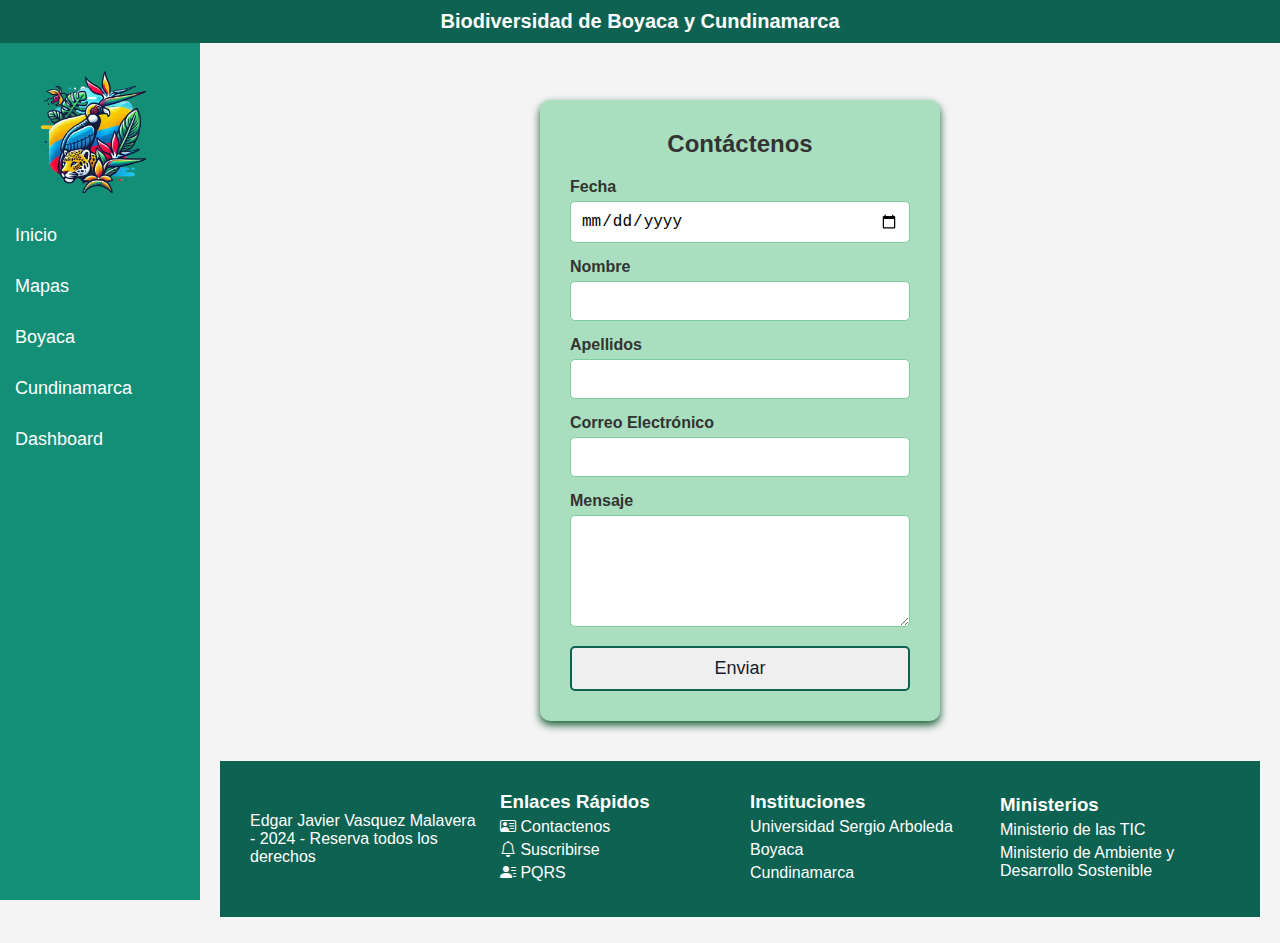
<file: contacetnos.html>
<!DOCTYPE html>
<html lang="en">
<head>
    <meta charset="UTF-8">
    <meta name="viewport" content="width=device-width, initial-scale=1.0">
    <link rel="stylesheet" href="https://cdn.jsdelivr.net/npm/bootstrap-icons@1.11.3/font/bootstrap-icons.min.css">
    <link rel="stylesheet" href="css/styles.css">
    <link rel="stylesheet" href="css/formulario.css">
    <link rel="stylesheet" href="css/footer.css">
    <title>Contactenos</title>
</head>
<body>
    <header class="top-bar">
        <div class="centar-texto">
            <!--<img src="imagenes/logo.png" alt="Biodiversidad">-->
            <span>Biodiversidad de Boyaca y Cundinamarca</span>
        </div>
    </header>

    <!--Menu vertical-->
    <nav class="vertical-menu">
        <div class="logo">
            <img src="imagenes/logo.png" alt="Biodiversidad">
        </div>
        <ul>
            <li><a href="index.html">Inicio</a></li>
            <li><a href="mapas.html">Mapas</a></li>
            <li><a href="boyaca.html">Boyaca</a></li>
            <li><a href="cundinamarca.html">Cundinamarca</a></li>
            <li><a href="dashboard.html">Dashboard</a></li>
        </ul>
    </nav>

    <main>
        <div class="form-wrapper">
            <div class="form-container">
                <h2>Contáctenos</h2>
                <form action="#" method="post">
                    <div class="form-group">
                        <label for="fecha">Fecha</label>
                        <input type="date" id="fecha" name="fecha" required>
                    </div>
                    <div class="form-group">
                        <label for="nombre">Nombre</label>
                        <input type="text" id="nombre" name="nombre" required>
                    </div>
                    <div class="form-group">
                        <label for="apellidos">Apellidos</label>
                        <input type="text" id="apellidos" name="apellidos" required>
                    </div>
                    <div class="form-group">
                        <label for="email">Correo Electrónico</label>
                        <input type="email" id="email" name="email" required>
                    </div>
                    <div class="form-group">
                        <label for="message">Mensaje</label>
                        <textarea id="message" name="message" rows="5" required></textarea>
                    </div>
                    <button type="submit">Enviar</button>
                </form>
            </div>
        </div>
        
        <footer>
            <div class="footer-container">
                <div class="footer-column">
                    <p>Edgar Javier Vasquez Malavera - 2024 - Reserva todos los derechos</p>
                </div>
                <div class="footer-column">
                    <h3>Enlaces Rápidos</h3>
                    <ul>
                        <li><i class="bi bi-person-vcard"></i><a href="contacetnos.html"> Contactenos</a></li>
                        <li><i class="bi bi-bell"></i><a href="suscribirse.html"> Suscribirse</a></li>
                        <li><i class="bi bi-person-lines-fill"></i><a href="pqrs.html"> PQRS</a></li>
                    </ul>
                </div>
                <div class="footer-column">
                    <h3>Instituciones</h3>
                    <ul>
                        <li><a href="https://www.usergioarboleda.edu.co/">Universidad Sergio Arboleda</a></li>
                        <li><a href="https://www.corpoboyaca.gov.co/">Boyaca</a></li>
                        <li><a href="https://www.car.gov.co/">Cundinamarca</a></li>
                    </ul>
                </div>
                <div class="footer-column">
                    <h3>Ministerios</h3>
                    <ul>
                        <li><a href="https://www.mintic.gov.co/portal/inicio/">Ministerio de las TIC</a></li>
                        <li><a href="https://www.minambiente.gov.co/">Ministerio de Ambiente y Desarrollo Sostenible</a></li>
                    </ul>
                    <!--<form action="#" method="post">
                        <input type="email" placeholder="Tu email" required>
                        <button type="submit">Suscribirse</button>
                    </form>-->
                </div>
            </div>
        </footer>
    </main>
</body>
</html>
</file>
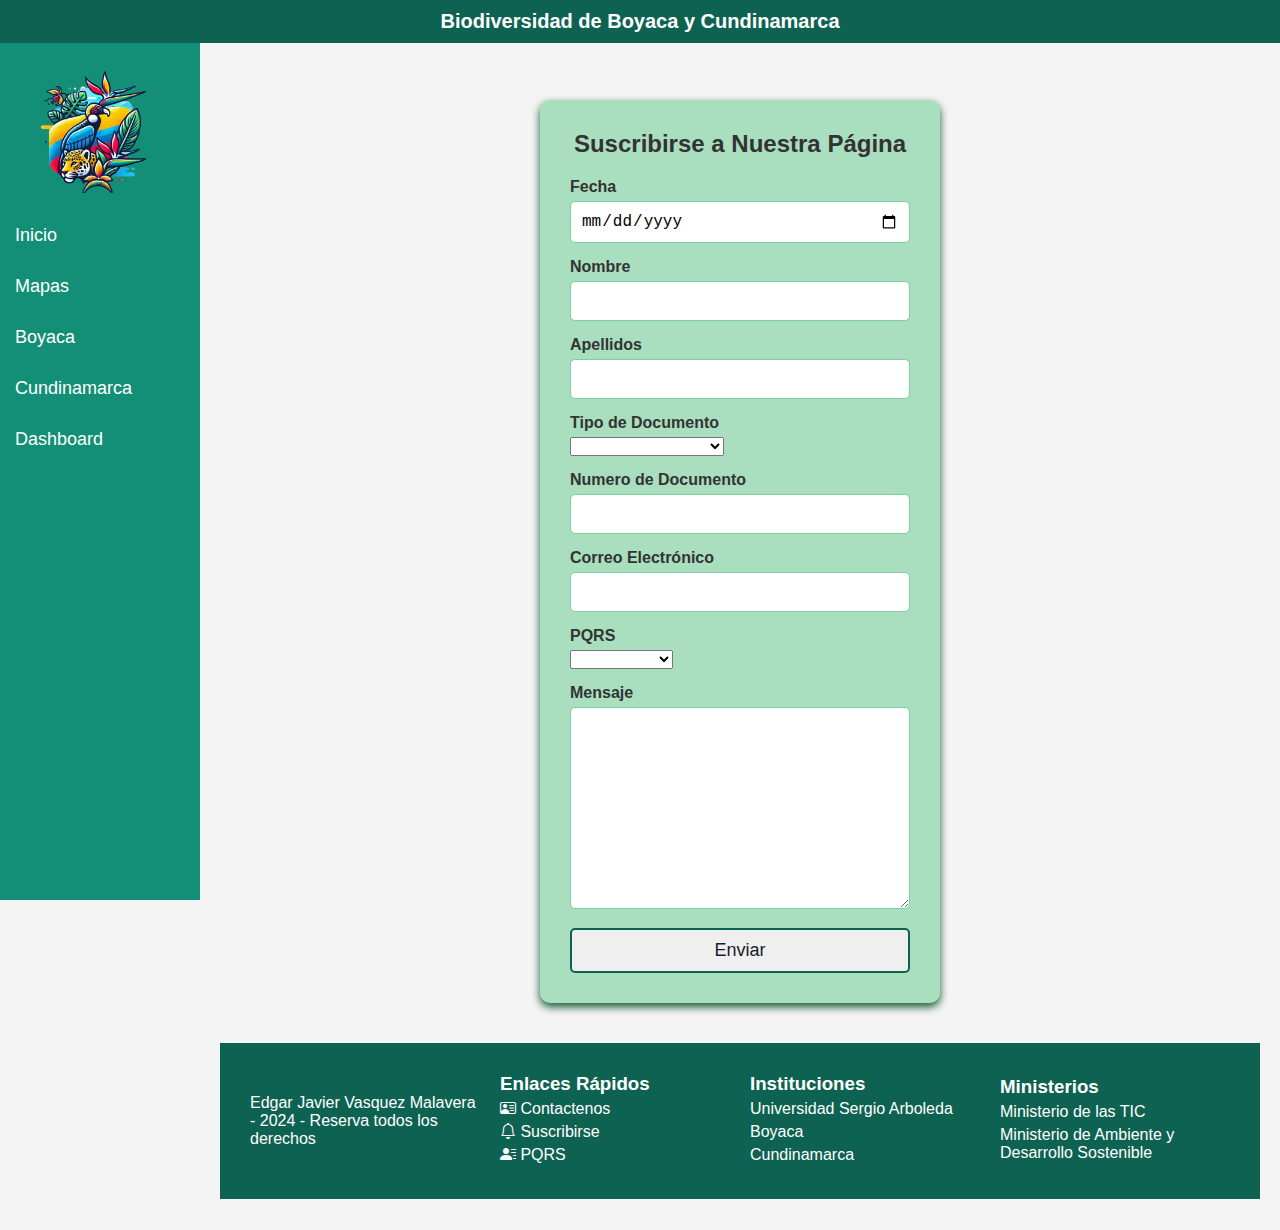
<file: pqrs.html>
<!DOCTYPE html>
<html lang="en">
<head>
    <meta charset="UTF-8">
    <meta name="viewport" content="width=device-width, initial-scale=1.0">
    <link rel="stylesheet" href="https://cdn.jsdelivr.net/npm/bootstrap-icons@1.11.3/font/bootstrap-icons.min.css">
    <link rel="stylesheet" href="css/styles.css">
    <link rel="stylesheet" href="css/formulario.css">
    <link rel="stylesheet" href="css/footer.css">
    <title>pqrs</title>
</head>
<body>
    <header class="top-bar">
        <div class="centar-texto">
            <!--<img src="imagenes/logo.png" alt="Biodiversidad">-->
            <span>Biodiversidad de Boyaca y Cundinamarca</span>
        </div>
    </header>

    <!--Menu vertical-->
    <nav class="vertical-menu">
        <div class="logo">
            <img src="imagenes/logo.png" alt="Biodiversidad">
        </div>
        <ul>
            <li><a href="index.html">Inicio</a></li>
            <li><a href="mapas.html">Mapas</a></li>
            <li><a href="boyaca.html">Boyaca</a></li>
            <li><a href="cundinamarca.html">Cundinamarca</a></li>
            <li><a href="dashboard.html">Dashboard</a></li>
        </ul>
    </nav>

    <main>
        <div class="form-wrapper">
            <div class="form-container">
                <h2>Suscribirse a Nuestra Página</h2>
                <form action="#" method="post">
                    <div class="form-group">
                        <label for="fecha">Fecha</label>
                        <input type="date" id="fecha" name="fecha" required>
                    </div>
                    <div class="form-group">
                        <label for="nombre">Nombre</label>
                        <input type="text" id="nombre" name="nombre" required>
                    </div>
                    <div class="form-group">
                        <label for="apellidos">Apellidos</label>
                        <input type="text" id="apellidos" name="apellidos" required>
                    </div>
                    <div class="form-group">
                        <label for="typedoc">Tipo de Documento</label>
                        <select name="typedoc" id="typedoc">
                            <option value=""></option>
                            <option value="T.I.">Tarjeta de Identidad</option>
                            <option value="C.C.">Cedula de Ciudadania</option>
                            <option value="C.E.">Cedula de Extranjeria</option>
                            <option value="Pasaporte">Pasaporte</option>
                            <option value="P.T.">Permiso de Trabajo</option>
                        </select>
                    </div>
                    <div class="form-group">
                        <label for="numberdoc">Numero de Documento</label>
                        <input type="number" id="numerdoc" name="numberdoc" required>
                    </div>
                    <div class="form-group">
                        <label for="email">Correo Electrónico</label>
                        <input type="email" id="email" name="email" required>
                    </div>
                    <div class="form-group">
                        <label for="typedoc">PQRS</label>
                        <select name="pqrs" id="pqrs">
                            <option value=""></option>
                            <option value="peticion.">Petición</option>
                            <option value="queja">Queja</option>
                            <option value="reclamo">Reclamo</option>
                            <option value="solicitud">Solicitud</option>
                            <option value="felicitaciones">Felicitaciones</option>
                        </select>
                    </div>
                    <div class="form-group">
                        <label for="message">Mensaje</label>
                        <textarea id="message" name="message" rows="10" required></textarea>
                    </div>
                    <button type="submit">Enviar</button>
                </form>
            </div>
        </div>
        
        <footer>
            <div class="footer-container">
                <div class="footer-column">
                    <p>Edgar Javier Vasquez Malavera - 2024 - Reserva todos los derechos</p>
                </div>
                <div class="footer-column">
                    <h3>Enlaces Rápidos</h3>
                    <ul>
                        <li><i class="bi bi-person-vcard"></i><a href="contacetnos.html"> Contactenos</a></li>
                        <li><i class="bi bi-bell"></i><a href="suscribirse.html"> Suscribirse</a></li>
                        <li><i class="bi bi-person-lines-fill"></i><a href="pqrs.html"> PQRS</a></li>
                    </ul>
                </div>
                <div class="footer-column">
                    <h3>Instituciones</h3>
                    <ul>
                        <li><a href="https://www.usergioarboleda.edu.co/">Universidad Sergio Arboleda</a></li>
                        <li><a href="https://www.corpoboyaca.gov.co/">Boyaca</a></li>
                        <li><a href="https://www.car.gov.co/">Cundinamarca</a></li>
                    </ul>
                </div>
                <div class="footer-column">
                    <h3>Ministerios</h3>
                    <ul>
                        <li><a href="https://www.mintic.gov.co/portal/inicio/">Ministerio de las TIC</a></li>
                        <li><a href="https://www.minambiente.gov.co/">Ministerio de Ambiente y Desarrollo Sostenible</a></li>
                    </ul>
                    <!--<form action="#" method="post">
                        <input type="email" placeholder="Tu email" required>
                        <button type="submit">Suscribirse</button>
                    </form>-->
                </div>
            </div>
        </footer>
    </main>
    
</body>
</html>
</file>
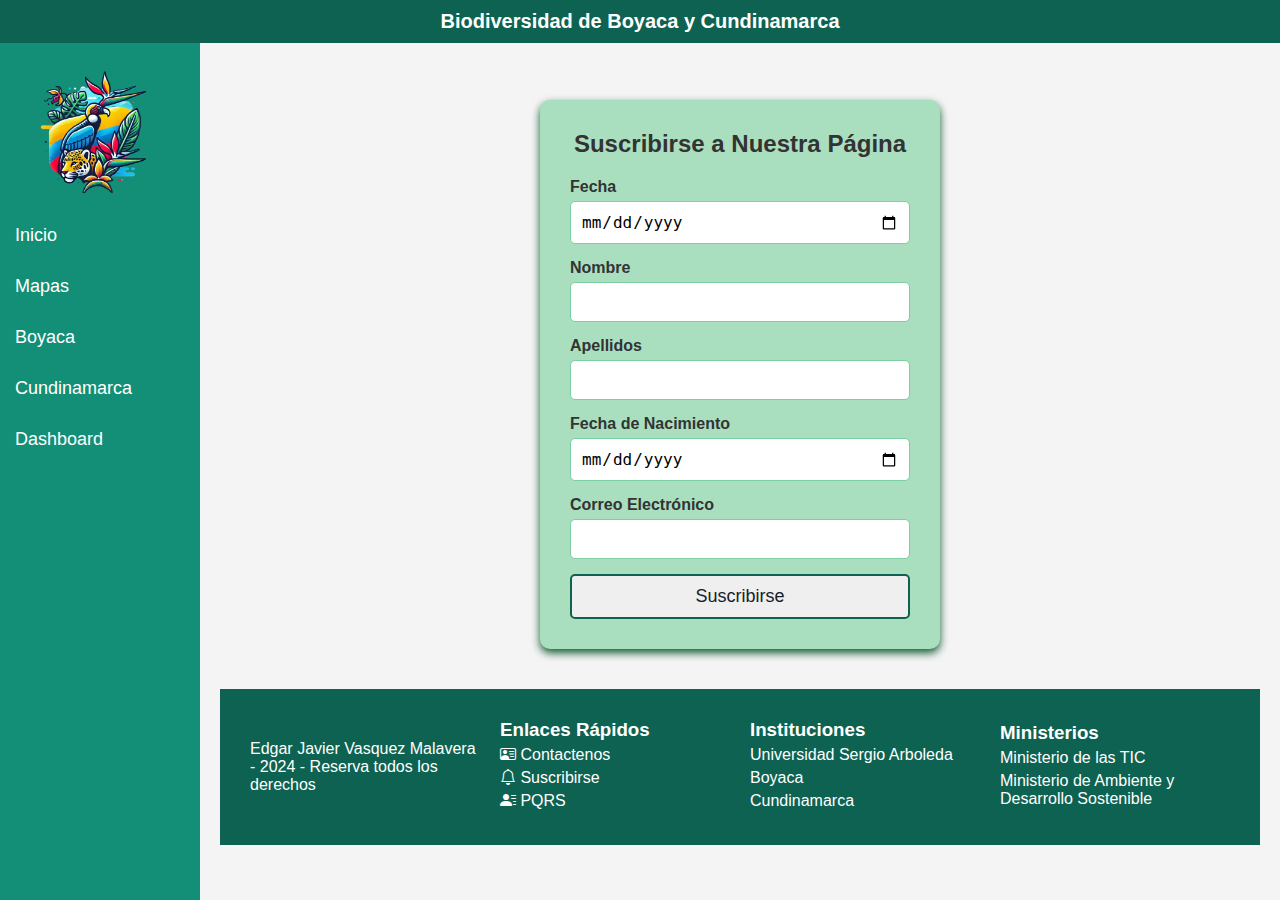
<file: suscribirse.html>
<!DOCTYPE html>
<html lang="en">
<head>
    <meta charset="UTF-8">
    <meta name="viewport" content="width=device-width, initial-scale=1.0">
    <link rel="stylesheet" href="https://cdn.jsdelivr.net/npm/bootstrap-icons@1.11.3/font/bootstrap-icons.min.css">
    <link rel="stylesheet" href="css/styles.css">
    <link rel="stylesheet" href="css/formulario.css">
    <link rel="stylesheet" href="css/footer.css">
    <title>Suscribirse</title>
</head>
<body>
    <header class="top-bar">
        <div class="centar-texto">
            <!--<img src="imagenes/logo.png" alt="Biodiversidad">-->
            <span>Biodiversidad de Boyaca y Cundinamarca</span>
        </div>
    </header>

    <!--Menu vertical-->
    <nav class="vertical-menu">
        <div class="logo">
            <img src="imagenes/logo.png" alt="Biodiversidad">
        </div>
        <ul>
            <li><a href="index.html">Inicio</a></li>
            <li><a href="mapas.html">Mapas</a></li>
            <li><a href="boyaca.html">Boyaca</a></li>
            <li><a href="cundinamarca.html">Cundinamarca</a></li>
            <li><a href="dashboard.html">Dashboard</a></li>
        </ul>
    </nav>

    <main>
        <div class="form-wrapper">
            <div class="form-container">
                <h2>Suscribirse a Nuestra Página</h2>
                <form action="#" method="post">
                    <div class="form-group">
                        <label for="fecha">Fecha</label>
                        <input type="date" id="fecha" name="fecha" required>
                    </div>
                    <div class="form-group">
                        <label for="nombre">Nombre</label>
                        <input type="text" id="nombre" name="nombre" required>
                    </div>
                    <div class="form-group">
                        <label for="apellidos">Apellidos</label>
                        <input type="text" id="apellidos" name="apellidos" required>
                    </div>
                    <div class="form-group">
                        <label for="birthdate">Fecha de Nacimiento</label>
                        <input type="date" id="birthdate" name="birthdate" required>
                    </div>
                    <div class="form-group">
                        <label for="email">Correo Electrónico</label>
                        <input type="email" id="email" name="email" required>
                    </div>
                    <button type="submit">Suscribirse</button>
                </form>
            </div>
        </div>
        
        <footer>
            <div class="footer-container">
                <div class="footer-column">
                    <p>Edgar Javier Vasquez Malavera - 2024 - Reserva todos los derechos</p>
                </div>
                <div class="footer-column">
                    <h3>Enlaces Rápidos</h3>
                    <ul>
                        <li><i class="bi bi-person-vcard"></i><a href="contacetnos.html"> Contactenos</a></li>
                        <li><i class="bi bi-bell"></i><a href="suscribirse.html"> Suscribirse</a></li>
                        <li><i class="bi bi-person-lines-fill"></i><a href="pqrs.html"> PQRS</a></li>
                    </ul>
                </div>
                <div class="footer-column">
                    <h3>Instituciones</h3>
                    <ul>
                        <li><a href="https://www.usergioarboleda.edu.co/">Universidad Sergio Arboleda</a></li>
                        <li><a href="https://www.corpoboyaca.gov.co/">Boyaca</a></li>
                        <li><a href="https://www.car.gov.co/">Cundinamarca</a></li>
                    </ul>
                </div>
                <div class="footer-column">
                    <h3>Ministerios</h3>
                    <ul>
                        <li><a href="https://www.mintic.gov.co/portal/inicio/">Ministerio de las TIC</a></li>
                        <li><a href="https://www.minambiente.gov.co/">Ministerio de Ambiente y Desarrollo Sostenible</a></li>
                    </ul>
                    <!--<form action="#" method="post">
                        <input type="email" placeholder="Tu email" required>
                        <button type="submit">Suscribirse</button>
                    </form>-->
                </div>
            </div>
        </footer>
</body>
</html>
</file>
<file: css/styles.css>
body {
    font-family: 'Gill Sans', 'Gill Sans MT', Calibri, 'Trebuchet MS', sans-serif;
    background-color: #f4f4f4;
    margin: 0;
    padding: 0;
    display: flex;
    flex-direction: column;
}

.top-bar {
    background-color: #0e6251;
    color: white;
    padding: 10px 20px;
    display: flex;
    align-items: center;
    justify-content: center;
    position: fixed;
    
    top: 0;
    width: 100%;
    z-index: 1000;
}

.centar-texto {
    display: inline-block;
    font-size: 20px; /* Tamaño del texto */
    font-weight: bold;
}
.logo {
    display: flex;
    align-items: center;
}

.logo img {
    width: 150px; /* Tamaño del logo */
    height: auto;
    margin-right: 10px;
    /*flex: 1;*/
    display: flex;
    justify-content: center;
    align-items: center;
}

.logo span {
    display: inline-block;
    font-size: 20px; /* Tamaño del texto */
    font-weight: bold;
}

.vertical-menu {
    width: 200px;
    background-color: #148f77;
    padding-top: 60px; /* Para evitar que se superponga con la barra superior */
    position: fixed;
    top: 0;
    left: 0;
    height: 100%;
    overflow-x: hidden;
    overflow-y: auto;
}

.vertical-menu ul {
    list-style-type: none;
    padding: 0;
    margin: 0;
}

.vertical-menu li {
    margin: 0;
}

.vertical-menu a {
    display: block;
    padding: 15px;
    text-decoration: none;
    color: white;
    font-size: 18px;
}

.vertical-menu a:hover {
    background-color: #148f77;
}

main {
    margin-left: 200px; /* Espacio para el menú vertical */
    padding: 20px;
    margin-top: 60px; /* Espacio para la barra superior */
}
</file>
<file: css/filaycolumna.css>
.row {
    display: flex;
    flex-direction: row;
    background-color: #d1f2eb;
    border-radius: 8px;
    box-shadow: 0 4px 8px #1c2833;
    overflow: hidden;
    max-width: 100%;
    margin: 20px;
}

.column {
    flex: 1;
    padding: 20px;
}

.column img {
    width: 100%;
    height: auto;
    border-radius: 8px;
}

.column h2 {
    margin-top: 0;
    font-size: 24px;
    color: #1c2833;
}

.column p {
    color: #1c2833;
    font-size: 16px;
    line-height: 1.5;
    text-align: justify;
}

.column ul {
    list-style-type: none; /* Tipo de viñeta */
    font-size: 16px;
    line-height: 1.5;
    text-align: justify;
    margin: 0;
    padding: 0;
}
</file>
<file: css/imageindex.css>
.image-container {
    width: 95%; /* Ajusta el tamaño según sea necesario */
    height: auto;
    margin: 20px;
    padding: 10px;
    background-color: #d1f2eb;
    border-radius: 5px;
    box-shadow: 5px 5px 15px rgba(0, 0, 0, 0.3), 
                -5px -5px 15px rgba(255, 255, 255, 0.5);
    transition: transform 0.3s ease, box-shadow 0.3s ease;
}

.image-container img {
    width: 100%;
    height: auto;
    border-radius: 10px;
    display: block;
    transition: transform 0.3s ease;
}

.image-container:hover {
    transform: translateY(-10px);
    box-shadow: 10px 10px 20px rgba(0, 0, 0, 0.4), 
                -10px -10px 20px rgba(255, 255, 255, 0.6);
}

.image-container:hover img {
    transform: scale(1.05);
}
</file>
<file: css/footer.css>
footer {
    background-color: #0e6251;
    color: #fff;
    padding: 20px;
}

.footer-container {
    display: flex;
    flex-wrap: wrap;
    justify-content: space-between;
}

.footer-column {
    flex: 1;
    min-width: 100%px;
    margin: 10px;
}

.footer-column h3 {
    margin-top: 0;
}

.footer-column ul {
    list-style-type: none;
    padding: 0;
}

.footer-column ul li {
    margin: 5px 0;
}

.footer-column ul li a {
    color: #fff;
    text-decoration: none;
}

.footer-column ul li a:hover {
    text-decoration: underline;
}

.footer-column form input[type="email"] {
    padding: 8px;
    margin-right: 5px;
    border: none;
    border-radius: 4px;
}

.footer-column form button {
    padding: 8px;
    border: none;
    border-radius: 4px;
    background-color: #148f77;
    color: #fff;
    cursor: pointer;
}

.footer-column form button:hover {
    background-color: #0b5345;
}
</file>
<file: css/pestañas.css>
/* Estilos para la pestañas */
.tab-container {
    width: 100%;
    max-width: 800px;
    margin: 0 auto;
    background-color: #e8f8f5;
    border-radius: 8px;
    box-shadow: 0 0 10px rgba(0, 0, 0, 0.1);
    overflow: hidden;
}

/* Título */
.tab-title {
    text-align: center;
    background-color: #0e6251;
    color: white;
    margin: 0;
    padding: 20px 0;
    font-size: 24px;
}

/* Botones de las pestañas */
.tab-buttons {
    display: flex;
    justify-content: space-around;
    background-color: #148f77;
    padding: 10px 0;
}

.tab-button {
    background-color: #17a589;
    border-radius: 5px;
    border-color: #17a589;
    box-shadow: 0 0 5px rgba(209, 242, 235);
    padding: 14px 20px;
    cursor: pointer;
    font-size: 16px;
    transition: background-color 0.3s ease;
}

.tab-button:hover {
    background-color: #48c9b0;
}

.tab-button.active {
    background-color: #76d7c4;
    color: white;
}

/* Botones de subpestañas */
.subtab-buttons {
    display: flex;
    justify-content: space-around;
    background-color: #148f77;
    padding: 10px 0;
    margin-top: 10px;
}

.subtab-button {
    background-color: #148f77;
    border-radius: 5px;
    border-color: #17a589;
    box-shadow: 0 0 5px rgba(209, 242, 235);
    padding: 10px 15px;
    cursor: pointer;
    font-size: 14px;
    transition: background-color 0.3s ease;
}

.subtab-button:hover {
    background-color: #48c9b0;
}

.subtab-button.active {
    background-color: #76d7c4;
    color: white;
}

/* Contenido de las pestañas */
.tab-content, .subtab-content {
    display: none;
    padding: 20px;
    border-top: 1px solid #ddd;
    text-align: center;
}

.subtab-content li {
    text-align: justify;
    font-size: 16px;
}

.subtab-content h2 {
    font-size: 22px;
    font-weight: bold;
}

.subtab-content h3 {
    font-size: 20px;
    font-weight: bold;
}


.tab-content img, .subtab-content img {
    max-width: 100%;
    height: auto;
    margin-bottom: 15px;
    border-radius: 5px;
    transition: transform 0.3s ease;
    /*transform-origin: center;*/
}

.tab-content:hover img, .subtab-content:hover img {
    transform: scale(1.05) translate(-5%, -5%);
}
.tab-content p, .subtab-content p {
    text-align: justify;
    font-size: 18px;
    font-weight: bold;
    color: black;
}
</file>
<file: css/formulario.css>
* {
    box-sizing: border-box;
    margin: 0;
    padding: 0;
    justify-content: center;
    align-items: center;
}

.form-wrapper {
    flex: 1;
    display: flex;
    justify-content: center;
    align-items: flex-end; /* Ajusta el formulario en la parte superior del footer */
    padding: 20px;
    margin-bottom: 20px; /* Margen entre el formulario y el footer */
}

.form-container {
    background-color: #a9dfbf;
    padding: 30px;
    border-radius: 10px;
    box-shadow: 0 4px 8px rgba(20, 90, 50, 1.5);
    max-width: 40%;
    width: 100%;
}

h2 {
    text-align: center;
    margin-bottom: 20px;
    font-size: 24px;
    color: #333;
}

.form-group {
    margin-bottom: 15px;
}

.form-group label {
    display: block;
    margin-bottom: 5px;
    font-weight: bold;
    color: #333;
}

.form-group input,
.form-group textarea {
    width: 100%;
    padding: 10px;
    border: 1px solid #7dcea0;
    border-radius: 5px;
    font-size: 16px;
}

.form-group input:focus,
.form-group textarea:focus {
    border-color: #e9f7ef;
    outline: none;
}

button {
    width: 100%;
    padding: 10px;
    border: 2px solid #0e6251;
    border-radius: 5px;
    /*background-color: #007BFF;*/
    color: #17202a;
    font-size: 18px;
    cursor: pointer;
    transition: background-color 0.3s ease;
}

button:hover {
    background-color: #0e6251;
    color: #fdfefe;
}

@media (max-width: 500px) {
    .form-container {
        padding: 20px;
    }
}
</file>
